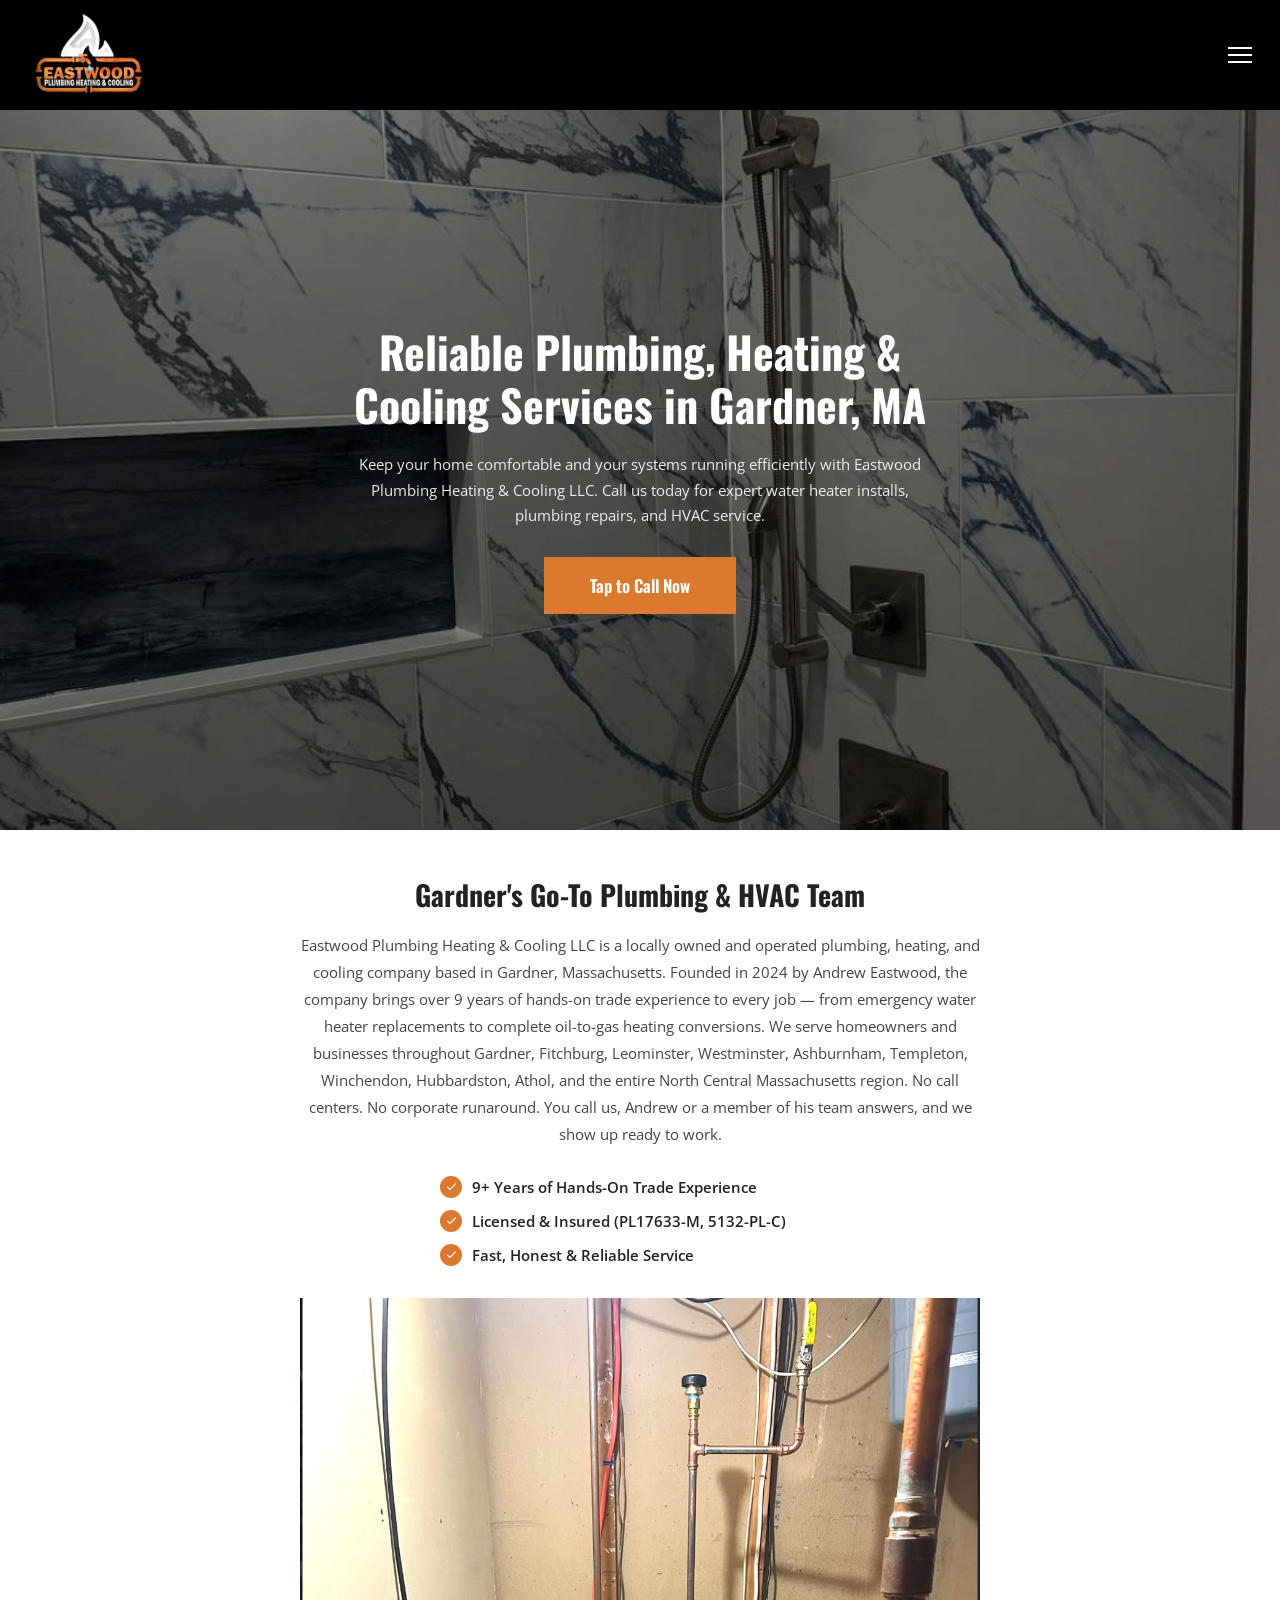
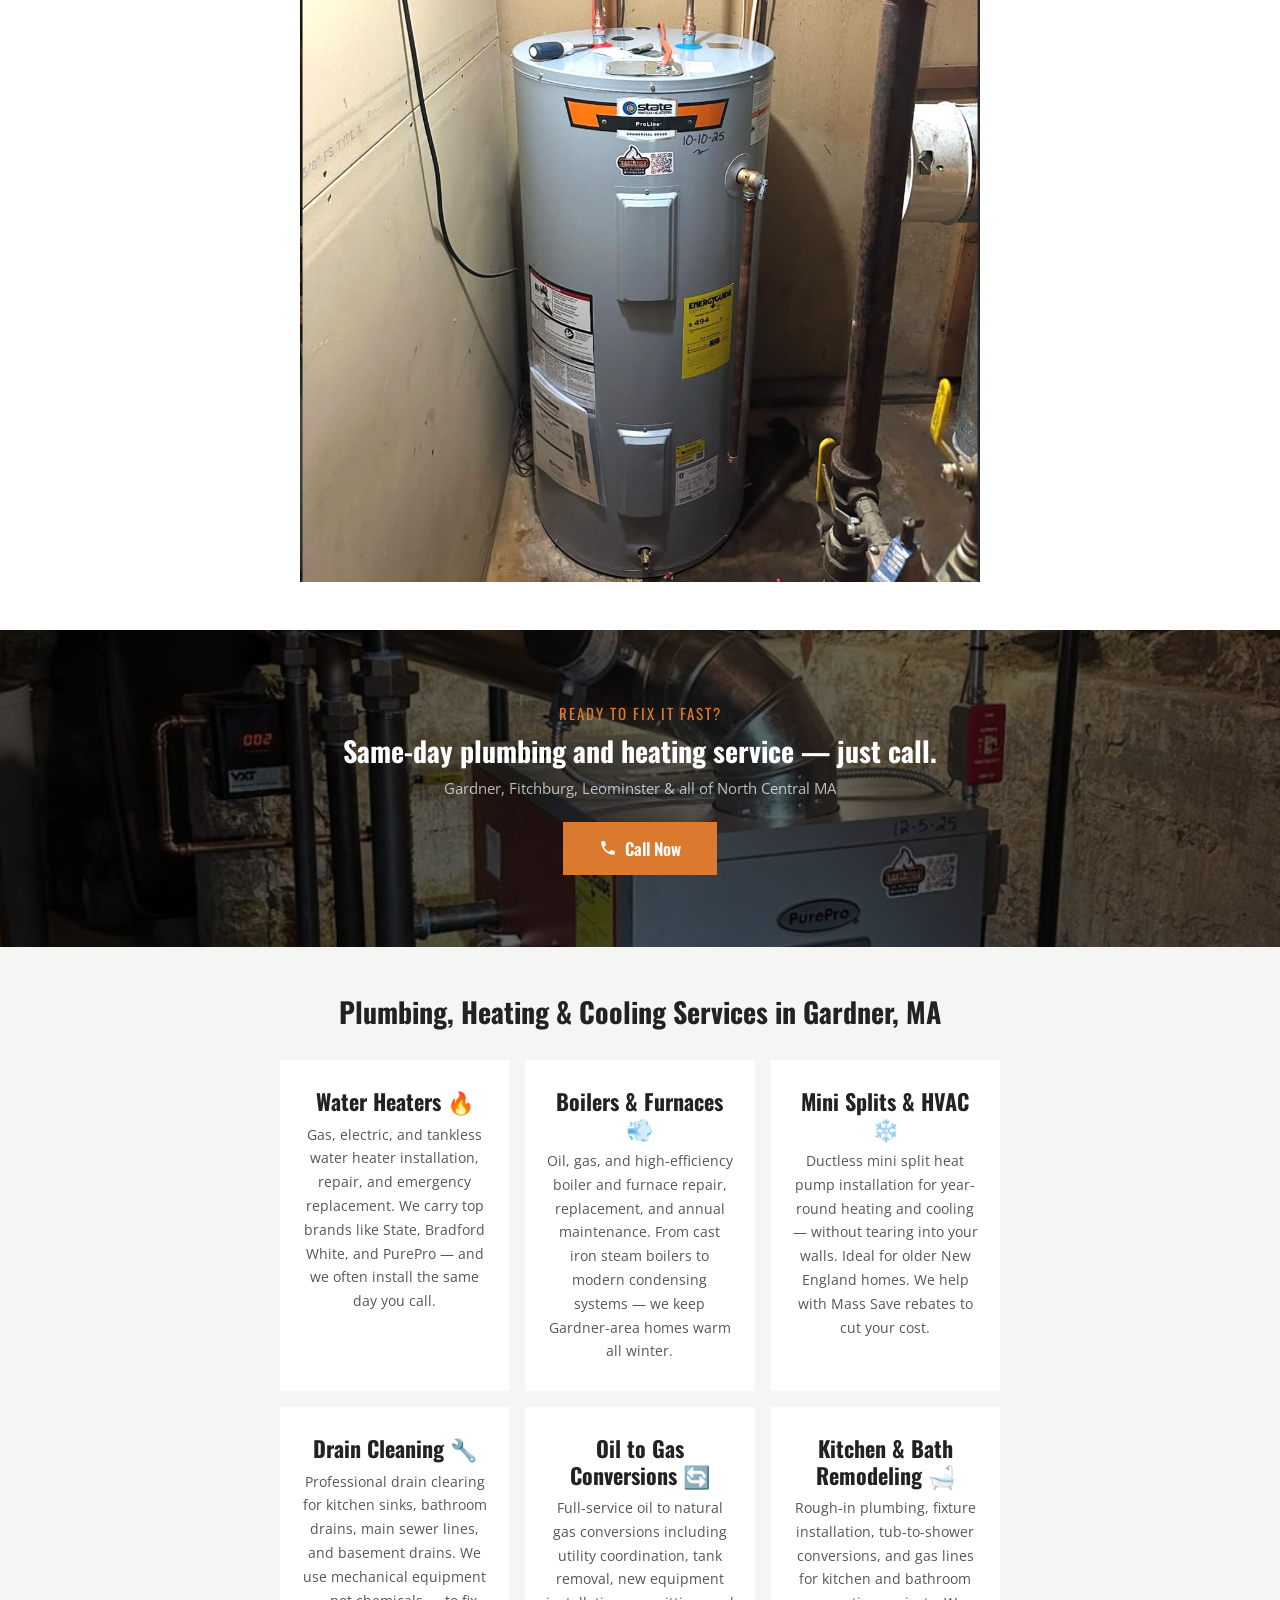
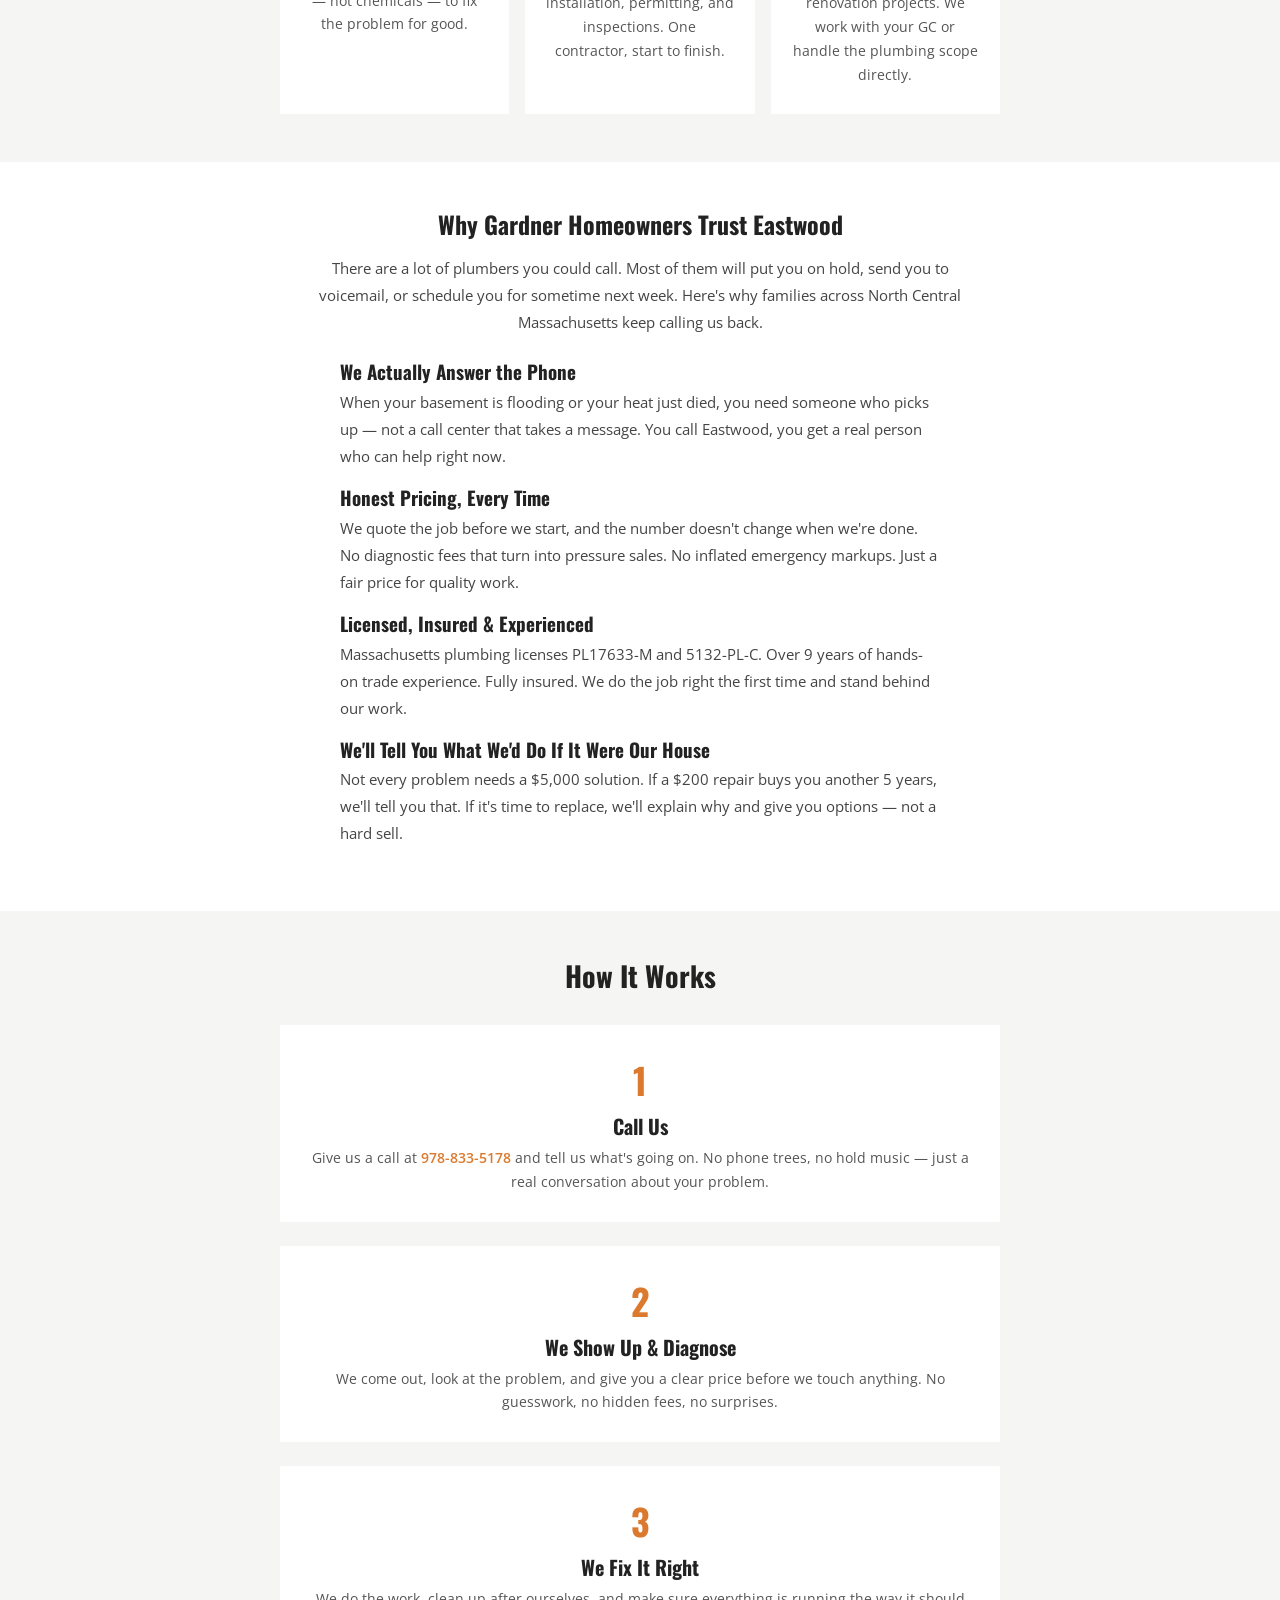
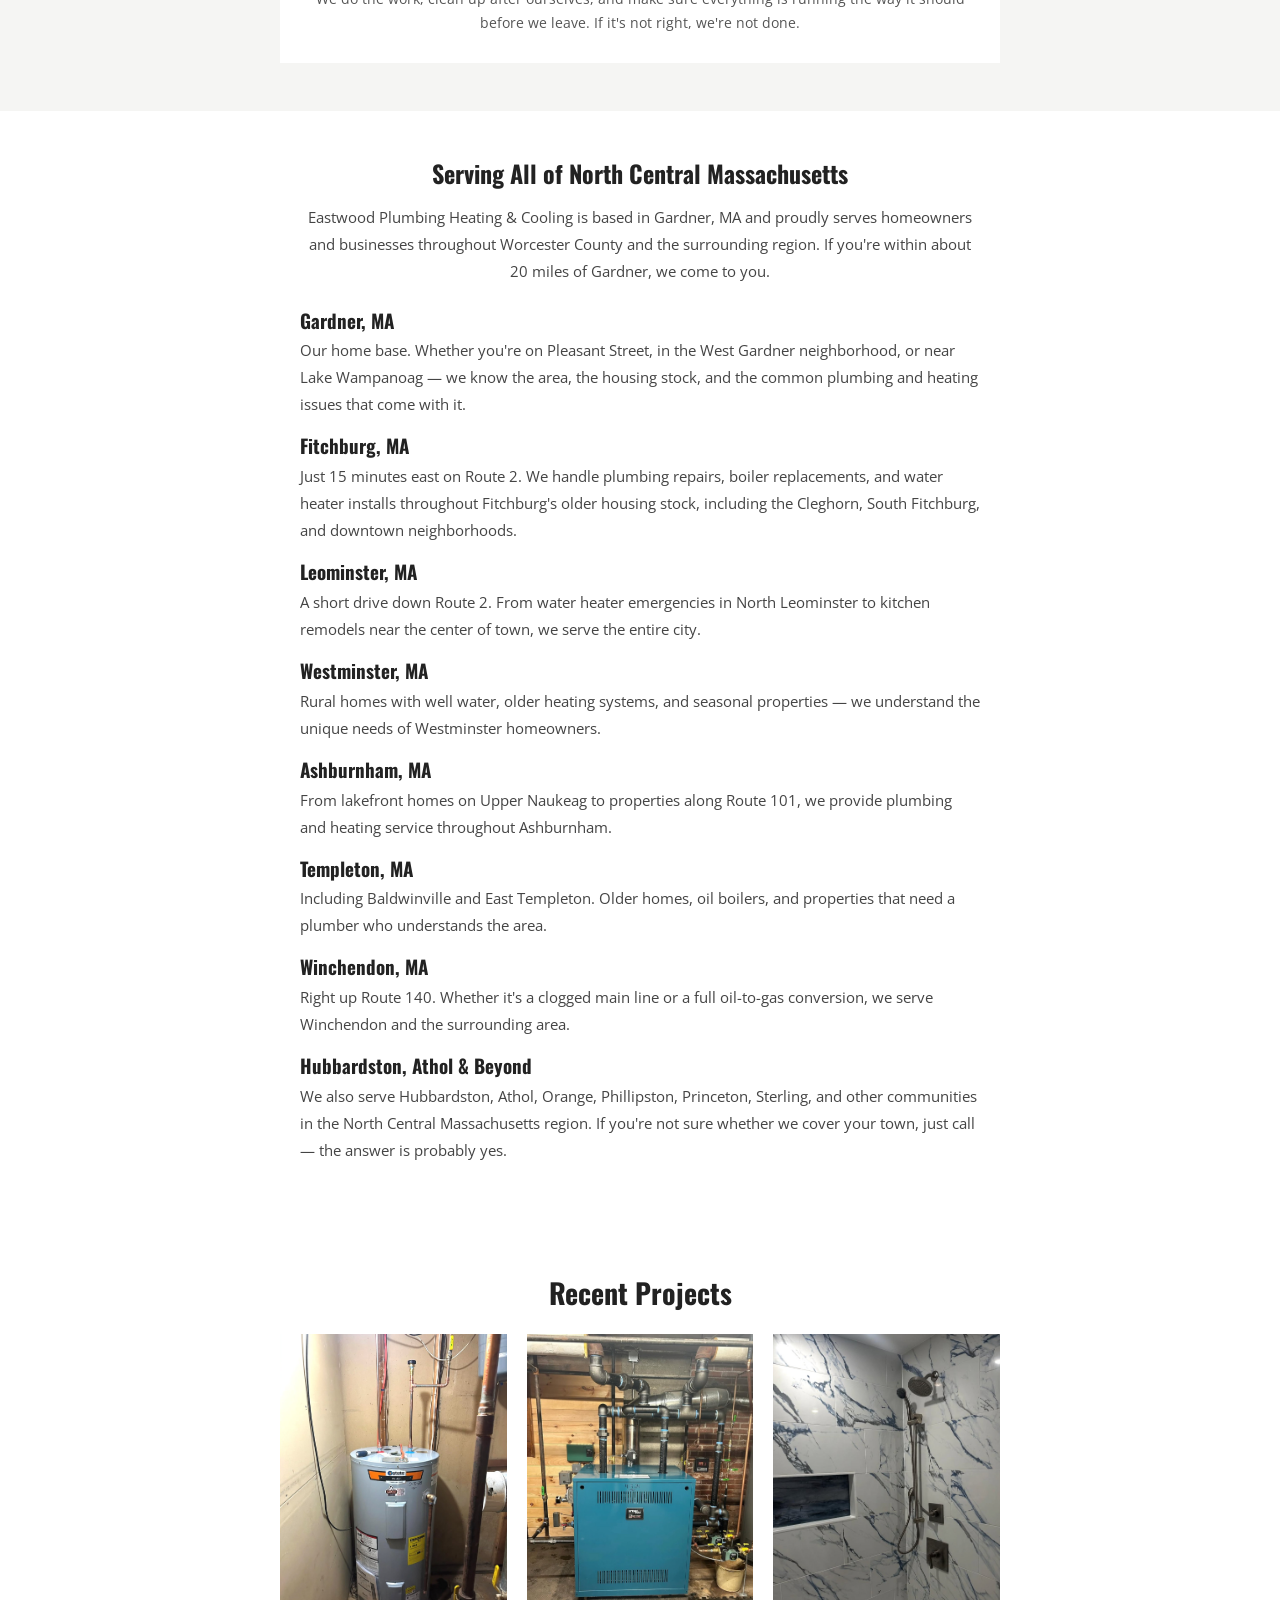
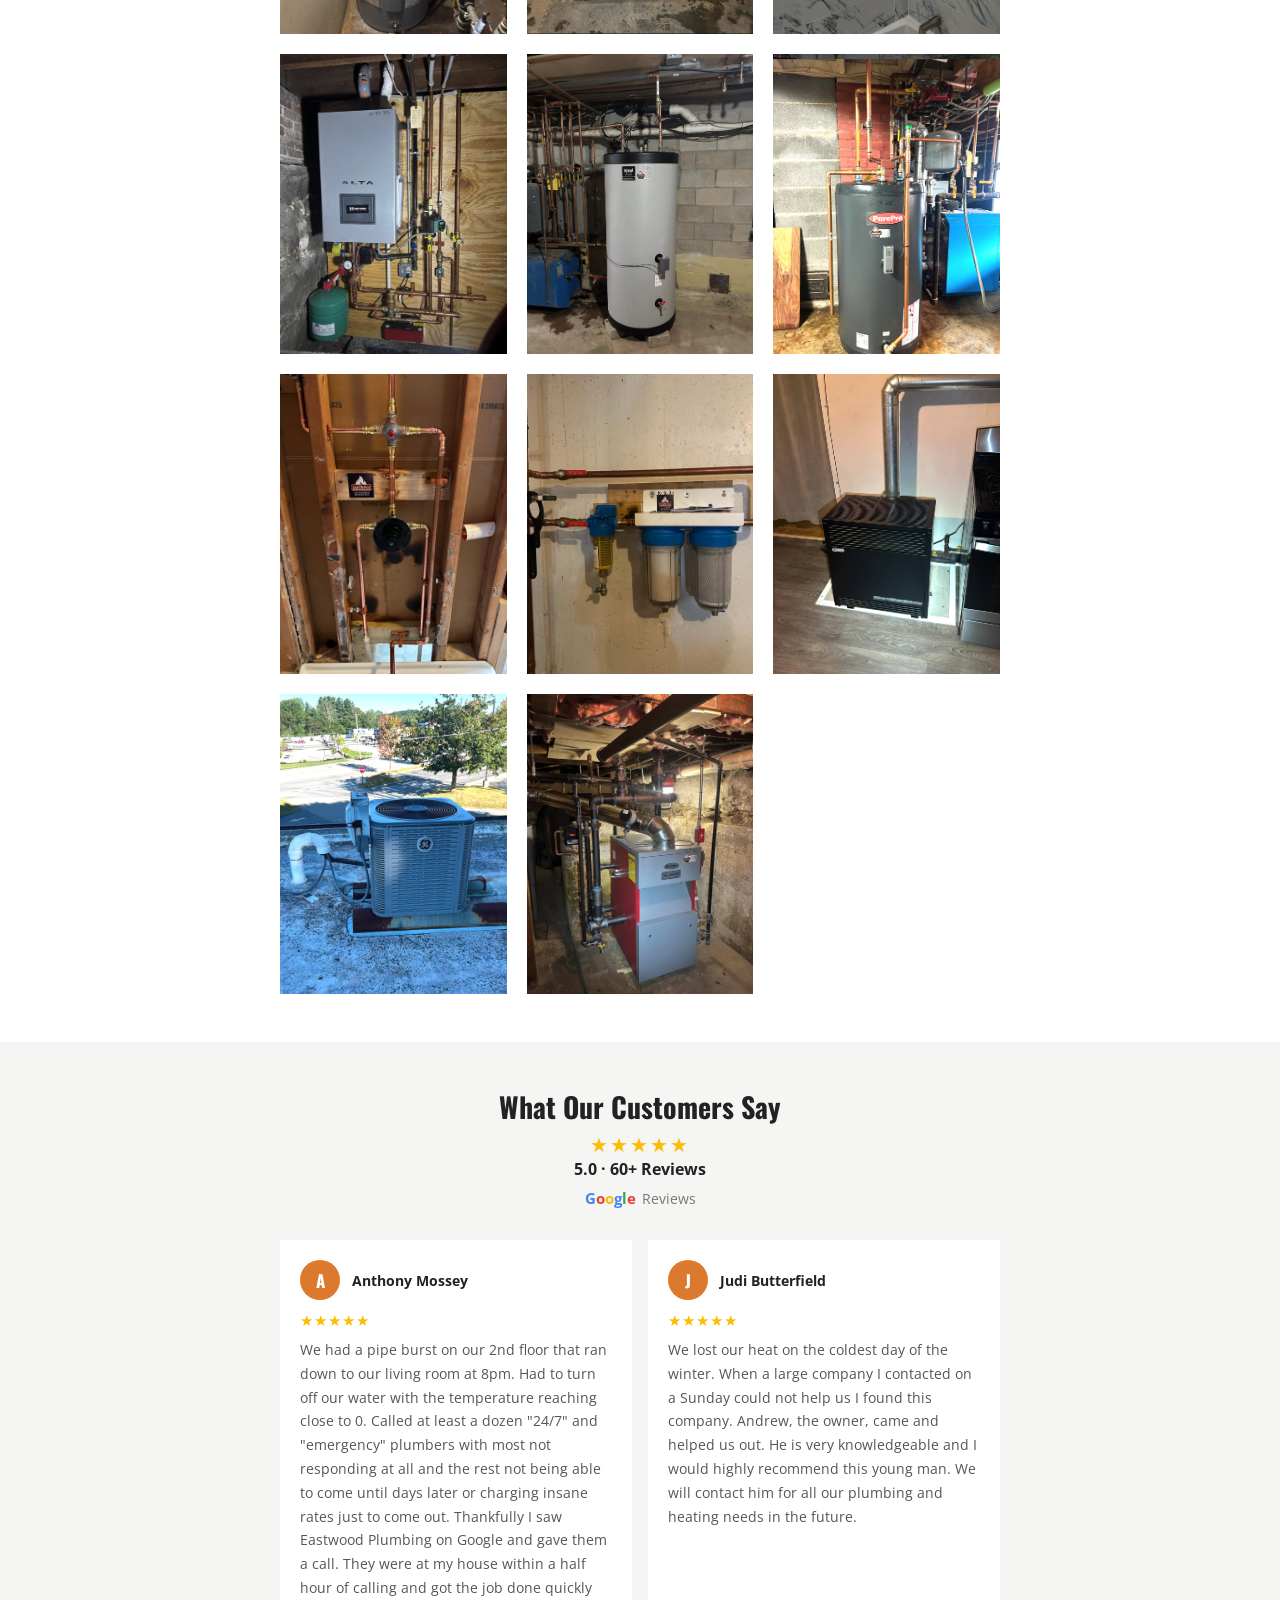
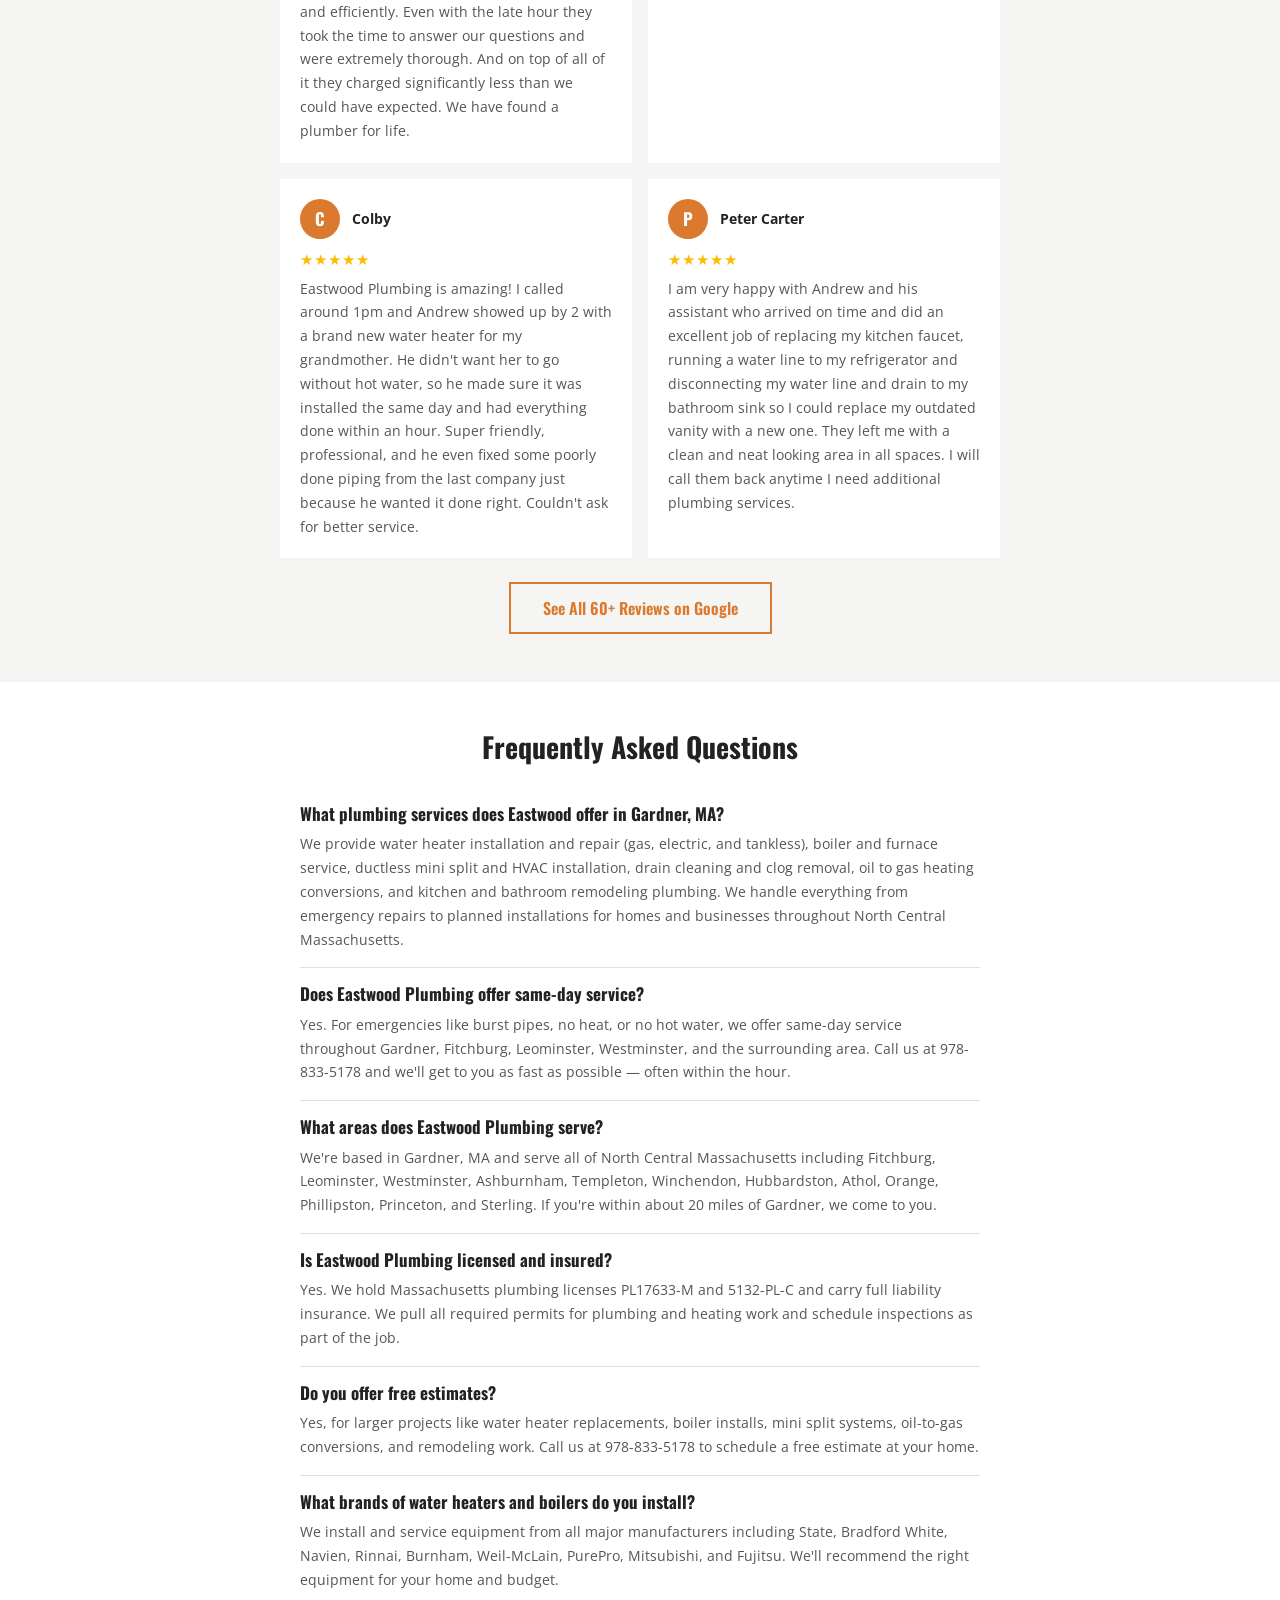
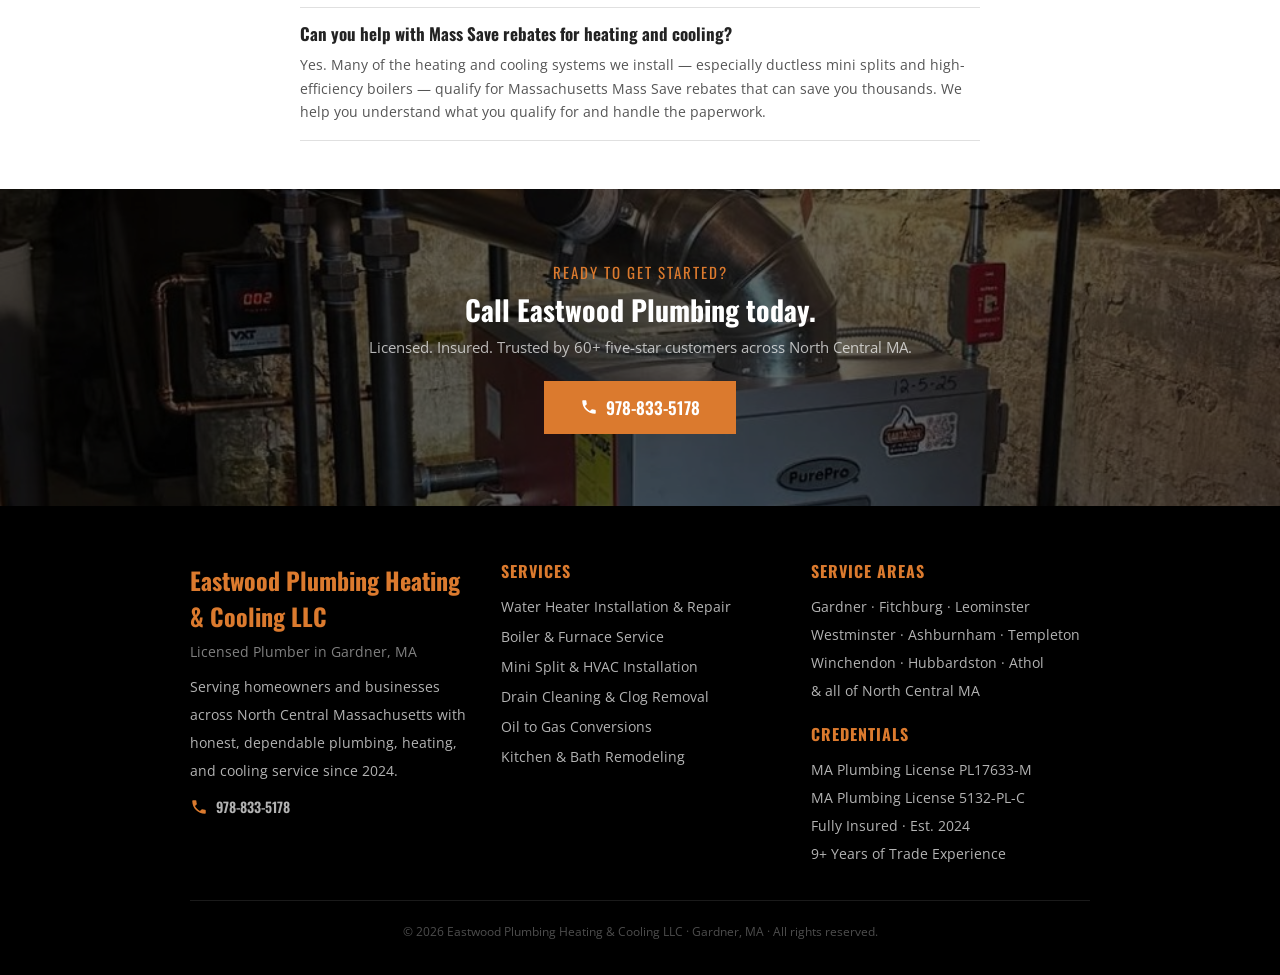
<file: index.html>
<!DOCTYPE html>
<html lang="en">
<head>
  <meta charset="UTF-8">
  <meta name="viewport" content="width=device-width, initial-scale=1.0">
  <title>Eastwood Plumbing Heating & Cooling | Plumber in Gardner, MA</title>
  <meta name="description" content="Licensed plumber in Gardner, MA serving Fitchburg, Leominster, Westminster, Ashburnham & North Central MA. Water heaters, boilers, HVAC, drain cleaning. Call 978-833-5178.">
  <link rel="canonical" href="https://www.eastwoodphc.com/">
  <link rel="preconnect" href="https://fonts.googleapis.com">
  <link rel="preconnect" href="https://fonts.gstatic.com" crossorigin>
  <link href="https://fonts.googleapis.com/css2?family=Oswald:wght@400;500;600;700&family=Open+Sans:wght@400;600;700&display=swap" rel="stylesheet">
  <link rel="stylesheet" href="styles.css">
  <script type="application/ld+json">
  {
    "@context": "https://schema.org",
    "@type": "Plumber",
    "name": "Eastwood Plumbing Heating & Cooling LLC",
    "telephone": "+19788335178",
    "address": {
      "@type": "PostalAddress",
      "addressLocality": "Gardner",
      "addressRegion": "MA",
      "addressCountry": "US"
    },
    "url": "https://www.eastwoodphc.com",
    "areaServed": ["Gardner", "Fitchburg", "Leominster", "Westminster", "Ashburnham", "Templeton", "Winchendon", "Hubbardston", "Athol"],
    "priceRange": "$$",
    "foundingDate": "2024",
    "description": "Licensed and insured plumbing, heating, and cooling contractor serving Gardner, MA and North Central Massachusetts."
  }
  </script>
</head>
<body>

  <header class="header">
    <img class="logo" src="images/eastwood-logo.png" alt="Eastwood Plumbing Heating & Cooling">
    <button class="menu-btn" id="menuBtn" aria-label="Menu">
      <span></span><span></span><span></span>
    </button>
  </header>

  <nav class="mobile-nav" id="nav">
    <a href="index.html">Home</a>
    <a href="about.html">About</a>
    <a href="index.html#services">Services</a>
    <a href="index.html#gallery">Our Work</a>
    <a href="contact.html">Contact</a>
    <a href="tel:9788335178">Call Us</a>
  </nav>

  <!-- HERO -->
  <section class="hero" id="top">
    <div class="hero-bg"></div>
    <div class="hero-content">
      <h1>Reliable Plumbing, Heating & Cooling Services in Gardner, MA</h1>
      <p>Keep your home comfortable and your systems running efficiently with Eastwood Plumbing Heating & Cooling LLC. Call us today for expert water heater installs, plumbing repairs, and HVAC service.</p>
      <a href="tel:9788335178" class="btn-gold">Tap to Call Now</a>
    </div>
  </section>

  <!-- ABOUT -->
  <section class="about" id="about">
    <h2>Gardner's Go-To Plumbing & HVAC Team</h2>
    <p>Eastwood Plumbing Heating & Cooling LLC is a locally owned and operated plumbing, heating, and cooling company based in Gardner, Massachusetts. Founded in 2024 by Andrew Eastwood, the company brings over 9 years of hands-on trade experience to every job — from emergency water heater replacements to complete oil-to-gas heating conversions. We serve homeowners and businesses throughout Gardner, Fitchburg, Leominster, Westminster, Ashburnham, Templeton, Winchendon, Hubbardston, Athol, and the entire North Central Massachusetts region. No call centers. No corporate runaround. You call us, Andrew or a member of his team answers, and we show up ready to work.</p>

    <div class="creds">
      <div class="cred">
        <div class="cred-icon"><svg viewBox="0 0 24 24"><path d="M9 16.17L4.83 12l-1.42 1.41L9 19 21 7l-1.41-1.41L9 16.17z"/></svg></div>
        9+ Years of Hands-On Trade Experience
      </div>
      <div class="cred">
        <div class="cred-icon"><svg viewBox="0 0 24 24"><path d="M9 16.17L4.83 12l-1.42 1.41L9 19 21 7l-1.41-1.41L9 16.17z"/></svg></div>
        Licensed & Insured (PL17633-M, 5132-PL-C)
      </div>
      <div class="cred">
        <div class="cred-icon"><svg viewBox="0 0 24 24"><path d="M9 16.17L4.83 12l-1.42 1.41L9 19 21 7l-1.41-1.41L9 16.17z"/></svg></div>
        Fast, Honest & Reliable Service
      </div>
    </div>

    <img src="images/water-heater-install.png" alt="State ProLine water heater installed by Eastwood Plumbing in Gardner, MA" style="width:100%;">
  </section>

  <!-- CTA BANNER -->
  <section class="cta">
    <div class="cta-bg"></div>
    <div class="cta-content">
      <div class="eyebrow">Ready to Fix It Fast?</div>
      <h2>Same-day plumbing and heating service — just call.</h2>
      <p class="sub">Gardner, Fitchburg, Leominster & all of North Central MA</p>
      <a href="tel:9788335178" class="btn-gold-outline">
        <svg width="18" height="18" viewBox="0 0 24 24" fill="#fff"><path d="M6.62 10.79c1.44 2.83 3.76 5.14 6.59 6.59l2.2-2.2c.27-.27.67-.36 1.02-.24 1.12.37 2.33.57 3.57.57.55 0 1 .45 1 1V20c0 .55-.45 1-1 1-9.39 0-17-7.61-17-17 0-.55.45-1 1-1h3.5c.55 0 1 .45 1 1 0 1.25.2 2.45.57 3.57.11.35.03.74-.25 1.02l-2.2 2.2z"/></svg>
        Call Now
      </a>
    </div>
  </section>

  <!-- SERVICES -->
  <section class="services" id="services">
    <h2>Plumbing, Heating & Cooling Services in Gardner, MA</h2>
    <div class="services-list">
      <div class="svc">
        <h3><a href="services/water-heaters.html">Water Heaters 🔥</a></h3>
        <p>Gas, electric, and tankless water heater installation, repair, and emergency replacement. We carry top brands like State, Bradford White, and PurePro — and we often install the same day you call.</p>
      </div>
      <div class="svc">
        <h3><a href="services/boilers-furnaces.html">Boilers & Furnaces 💨</a></h3>
        <p>Oil, gas, and high-efficiency boiler and furnace repair, replacement, and annual maintenance. From cast iron steam boilers to modern condensing systems — we keep Gardner-area homes warm all winter.</p>
      </div>
      <div class="svc">
        <h3><a href="services/mini-splits-hvac.html">Mini Splits & HVAC ❄️</a></h3>
        <p>Ductless mini split heat pump installation for year-round heating and cooling — without tearing into your walls. Ideal for older New England homes. We help with Mass Save rebates to cut your cost.</p>
      </div>
      <div class="svc">
        <h3><a href="services/drain-cleaning.html">Drain Cleaning 🔧</a></h3>
        <p>Professional drain clearing for kitchen sinks, bathroom drains, main sewer lines, and basement drains. We use mechanical equipment — not chemicals — to fix the problem for good.</p>
      </div>
      <div class="svc">
        <h3><a href="services/oil-to-gas.html">Oil to Gas Conversions 🔄</a></h3>
        <p>Full-service oil to natural gas conversions including utility coordination, tank removal, new equipment installation, permitting, and inspections. One contractor, start to finish.</p>
      </div>
      <div class="svc">
        <h3><a href="services/kitchen-bath-remodeling.html">Kitchen & Bath Remodeling 🛁</a></h3>
        <p>Rough-in plumbing, fixture installation, tub-to-shower conversions, and gas lines for kitchen and bathroom renovation projects. We work with your GC or handle the plumbing scope directly.</p>
      </div>
    </div>
  </section>

  <!-- WHY EASTWOOD -->
  <section class="svc-detail" style="text-align:center;">
    <h2>Why Gardner Homeowners Trust Eastwood</h2>
    <p>There are a lot of plumbers you could call. Most of them will put you on hold, send you to voicemail, or schedule you for sometime next week. Here's why families across North Central Massachusetts keep calling us back.</p>

    <div style="text-align:left;max-width:600px;margin:24px auto 0;">
      <h3 style="font-family:'Oswald',sans-serif;font-size:19px;margin-bottom:6px;">We Actually Answer the Phone</h3>
      <p>When your basement is flooding or your heat just died, you need someone who picks up — not a call center that takes a message. You call Eastwood, you get a real person who can help right now.</p>

      <h3 style="font-family:'Oswald',sans-serif;font-size:19px;margin-bottom:6px;">Honest Pricing, Every Time</h3>
      <p>We quote the job before we start, and the number doesn't change when we're done. No diagnostic fees that turn into pressure sales. No inflated emergency markups. Just a fair price for quality work.</p>

      <h3 style="font-family:'Oswald',sans-serif;font-size:19px;margin-bottom:6px;">Licensed, Insured & Experienced</h3>
      <p>Massachusetts plumbing licenses PL17633-M and 5132-PL-C. Over 9 years of hands-on trade experience. Fully insured. We do the job right the first time and stand behind our work.</p>

      <h3 style="font-family:'Oswald',sans-serif;font-size:19px;margin-bottom:6px;">We'll Tell You What We'd Do If It Were Our House</h3>
      <p>Not every problem needs a $5,000 solution. If a $200 repair buys you another 5 years, we'll tell you that. If it's time to replace, we'll explain why and give you options — not a hard sell.</p>
    </div>
  </section>

  <!-- HOW IT WORKS -->
  <section style="padding:48px 20px;background:#f5f5f3;">
    <div style="max-width:720px;margin:0 auto;text-align:center;">
      <h2 style="font-family:'Oswald',sans-serif;font-size:28px;margin-bottom:32px;">How It Works</h2>
      <div style="display:flex;flex-direction:column;gap:24px;">
        <div style="background:#fff;padding:28px 20px;">
          <div style="font-family:'Oswald',sans-serif;font-size:36px;color:#db7a2e;font-weight:700;">1</div>
          <h3 style="font-family:'Oswald',sans-serif;font-size:20px;margin:8px 0;">Call Us</h3>
          <p style="font-size:14px;color:#555;line-height:1.7;">Give us a call at <a href="tel:9788335178" style="color:#db7a2e;font-weight:600;">978-833-5178</a> and tell us what's going on. No phone trees, no hold music — just a real conversation about your problem.</p>
        </div>
        <div style="background:#fff;padding:28px 20px;">
          <div style="font-family:'Oswald',sans-serif;font-size:36px;color:#db7a2e;font-weight:700;">2</div>
          <h3 style="font-family:'Oswald',sans-serif;font-size:20px;margin:8px 0;">We Show Up & Diagnose</h3>
          <p style="font-size:14px;color:#555;line-height:1.7;">We come out, look at the problem, and give you a clear price before we touch anything. No guesswork, no hidden fees, no surprises.</p>
        </div>
        <div style="background:#fff;padding:28px 20px;">
          <div style="font-family:'Oswald',sans-serif;font-size:36px;color:#db7a2e;font-weight:700;">3</div>
          <h3 style="font-family:'Oswald',sans-serif;font-size:20px;margin:8px 0;">We Fix It Right</h3>
          <p style="font-size:14px;color:#555;line-height:1.7;">We do the work, clean up after ourselves, and make sure everything is running the way it should before we leave. If it's not right, we're not done.</p>
        </div>
      </div>
    </div>
  </section>

  <!-- SERVICE AREAS -->
  <section class="svc-detail" id="service-area">
    <h2 style="text-align:center;">Serving All of North Central Massachusetts</h2>
    <p style="text-align:center;">Eastwood Plumbing Heating & Cooling is based in Gardner, MA and proudly serves homeowners and businesses throughout Worcester County and the surrounding region. If you're within about 20 miles of Gardner, we come to you.</p>

    <div style="margin-top:24px;">
      <h3 style="font-family:'Oswald',sans-serif;font-size:19px;margin-bottom:6px;">Gardner, MA</h3>
      <p>Our home base. Whether you're on Pleasant Street, in the West Gardner neighborhood, or near Lake Wampanoag — we know the area, the housing stock, and the common plumbing and heating issues that come with it.</p>

      <h3 style="font-family:'Oswald',sans-serif;font-size:19px;margin-bottom:6px;">Fitchburg, MA</h3>
      <p>Just 15 minutes east on Route 2. We handle plumbing repairs, boiler replacements, and water heater installs throughout Fitchburg's older housing stock, including the Cleghorn, South Fitchburg, and downtown neighborhoods.</p>

      <h3 style="font-family:'Oswald',sans-serif;font-size:19px;margin-bottom:6px;">Leominster, MA</h3>
      <p>A short drive down Route 2. From water heater emergencies in North Leominster to kitchen remodels near the center of town, we serve the entire city.</p>

      <h3 style="font-family:'Oswald',sans-serif;font-size:19px;margin-bottom:6px;">Westminster, MA</h3>
      <p>Rural homes with well water, older heating systems, and seasonal properties — we understand the unique needs of Westminster homeowners.</p>

      <h3 style="font-family:'Oswald',sans-serif;font-size:19px;margin-bottom:6px;">Ashburnham, MA</h3>
      <p>From lakefront homes on Upper Naukeag to properties along Route 101, we provide plumbing and heating service throughout Ashburnham.</p>

      <h3 style="font-family:'Oswald',sans-serif;font-size:19px;margin-bottom:6px;">Templeton, MA</h3>
      <p>Including Baldwinville and East Templeton. Older homes, oil boilers, and properties that need a plumber who understands the area.</p>

      <h3 style="font-family:'Oswald',sans-serif;font-size:19px;margin-bottom:6px;">Winchendon, MA</h3>
      <p>Right up Route 140. Whether it's a clogged main line or a full oil-to-gas conversion, we serve Winchendon and the surrounding area.</p>

      <h3 style="font-family:'Oswald',sans-serif;font-size:19px;margin-bottom:6px;">Hubbardston, Athol & Beyond</h3>
      <p>We also serve Hubbardston, Athol, Orange, Phillipston, Princeton, Sterling, and other communities in the North Central Massachusetts region. If you're not sure whether we cover your town, just call — the answer is probably yes.</p>
    </div>
  </section>

  <!-- GALLERY -->
  <section class="gallery" id="gallery">
    <h2>Recent Projects</h2>
    <div class="gallery-list">
      <img src="images/water-heater-install.png" alt="State ProLine water heater installation in Gardner, MA">
      <img src="images/steammax-boiler.png" alt="US Boiler SteamMax steam boiler installed by Eastwood Plumbing">
      <img src="images/hero.png" alt="Custom marble tile shower remodel in Gardner, MA">
      <img src="images/alta-wall-boiler.png" alt="Alta wall-hung high-efficiency boiler installation">
      <img src="images/ideal-monarch-heater.png" alt="Ideal Heating Monarch indirect water heater installation">
      <img src="images/purepro-water-heater.png" alt="PurePro water heater with boiler system installation">
      <img src="images/shower-valve-roughin.png" alt="Shower valve rough-in plumbing with copper piping">
      <img src="images/water-filtration-system.png" alt="Multi-stage water filtration system installation">
      <img src="images/williams-wall-furnace.png" alt="Williams wall furnace gas heating installation">
      <img src="images/hvac-unit.png" alt="GE commercial HVAC condenser unit on rooftop">
      <img src="images/furnace-install.png" alt="PurePro Advantage oil furnace installation in basement">
    </div>
  </section>

  <!-- REVIEWS -->
  <section class="reviews" id="reviews">
    <div class="reviews-head">
      <h2>What Our Customers Say</h2>
      <div class="stars">★★★★★</div>
      <div style="font-size:16px;font-weight:700;color:#222;">5.0 · 60+ Reviews</div>
      <div class="g-line">
        <span class="g-text"><span class="c1">G</span><span class="c2">o</span><span class="c3">o</span><span class="c4">g</span><span class="c5">l</span><span class="c6">e</span></span>
        Reviews
      </div>
    </div>
    <div class="reviews-list">
      <div class="rev">
        <div class="rev-top">
          <div class="rev-avatar">A</div>
          <div><div class="rev-name">Anthony Mossey</div></div>
        </div>
        <div class="rev-stars">★★★★★</div>
        <p>We had a pipe burst on our 2nd floor that ran down to our living room at 8pm. Had to turn off our water with the temperature reaching close to 0. Called at least a dozen "24/7" and "emergency" plumbers with most not responding at all and the rest not being able to come until days later or charging insane rates just to come out. Thankfully I saw Eastwood Plumbing on Google and gave them a call. They were at my house within a half hour of calling and got the job done quickly and efficiently. Even with the late hour they took the time to answer our questions and were extremely thorough. And on top of all of it they charged significantly less than we could have expected. We have found a plumber for life.</p>
      </div>
      <div class="rev">
        <div class="rev-top">
          <div class="rev-avatar">J</div>
          <div><div class="rev-name">Judi Butterfield</div></div>
        </div>
        <div class="rev-stars">★★★★★</div>
        <p>We lost our heat on the coldest day of the winter. When a large company I contacted on a Sunday could not help us I found this company. Andrew, the owner, came and helped us out. He is very knowledgeable and I would highly recommend this young man. We will contact him for all our plumbing and heating needs in the future.</p>
      </div>
      <div class="rev">
        <div class="rev-top">
          <div class="rev-avatar">C</div>
          <div><div class="rev-name">Colby</div></div>
        </div>
        <div class="rev-stars">★★★★★</div>
        <p>Eastwood Plumbing is amazing! I called around 1pm and Andrew showed up by 2 with a brand new water heater for my grandmother. He didn't want her to go without hot water, so he made sure it was installed the same day and had everything done within an hour. Super friendly, professional, and he even fixed some poorly done piping from the last company just because he wanted it done right. Couldn't ask for better service.</p>
      </div>
      <div class="rev">
        <div class="rev-top">
          <div class="rev-avatar">P</div>
          <div><div class="rev-name">Peter Carter</div></div>
        </div>
        <div class="rev-stars">★★★★★</div>
        <p>I am very happy with Andrew and his assistant who arrived on time and did an excellent job of replacing my kitchen faucet, running a water line to my refrigerator and disconnecting my water line and drain to my bathroom sink so I could replace my outdated vanity with a new one. They left me with a clean and neat looking area in all spaces. I will call them back anytime I need additional plumbing services.</p>
      </div>
    </div>
    <div style="text-align:center;margin-top:24px;">
      <a href="https://www.google.com/search?q=Eastwood+Plumbing+%26+Heating+LLC+Reviews" target="_blank" rel="noopener" style="display:inline-block;font-family:'Oswald',sans-serif;font-size:16px;font-weight:600;color:#db7a2e;border:2px solid #db7a2e;padding:12px 32px;">See All 60+ Reviews on Google</a>
    </div>
  </section>

  <!-- FAQ - AEO -->
  <section class="faq">
    <h2>Frequently Asked Questions</h2>
    <div class="faq-item">
      <h3>What plumbing services does Eastwood offer in Gardner, MA?</h3>
      <p>We provide water heater installation and repair (gas, electric, and tankless), boiler and furnace service, ductless mini split and HVAC installation, drain cleaning and clog removal, oil to gas heating conversions, and kitchen and bathroom remodeling plumbing. We handle everything from emergency repairs to planned installations for homes and businesses throughout North Central Massachusetts.</p>
    </div>
    <div class="faq-item">
      <h3>Does Eastwood Plumbing offer same-day service?</h3>
      <p>Yes. For emergencies like burst pipes, no heat, or no hot water, we offer same-day service throughout Gardner, Fitchburg, Leominster, Westminster, and the surrounding area. Call us at 978-833-5178 and we'll get to you as fast as possible — often within the hour.</p>
    </div>
    <div class="faq-item">
      <h3>What areas does Eastwood Plumbing serve?</h3>
      <p>We're based in Gardner, MA and serve all of North Central Massachusetts including Fitchburg, Leominster, Westminster, Ashburnham, Templeton, Winchendon, Hubbardston, Athol, Orange, Phillipston, Princeton, and Sterling. If you're within about 20 miles of Gardner, we come to you.</p>
    </div>
    <div class="faq-item">
      <h3>Is Eastwood Plumbing licensed and insured?</h3>
      <p>Yes. We hold Massachusetts plumbing licenses PL17633-M and 5132-PL-C and carry full liability insurance. We pull all required permits for plumbing and heating work and schedule inspections as part of the job.</p>
    </div>
    <div class="faq-item">
      <h3>Do you offer free estimates?</h3>
      <p>Yes, for larger projects like water heater replacements, boiler installs, mini split systems, oil-to-gas conversions, and remodeling work. Call us at 978-833-5178 to schedule a free estimate at your home.</p>
    </div>
    <div class="faq-item">
      <h3>What brands of water heaters and boilers do you install?</h3>
      <p>We install and service equipment from all major manufacturers including State, Bradford White, Navien, Rinnai, Burnham, Weil-McLain, PurePro, Mitsubishi, and Fujitsu. We'll recommend the right equipment for your home and budget.</p>
    </div>
    <div class="faq-item">
      <h3>Can you help with Mass Save rebates for heating and cooling?</h3>
      <p>Yes. Many of the heating and cooling systems we install — especially ductless mini splits and high-efficiency boilers — qualify for Massachusetts Mass Save rebates that can save you thousands. We help you understand what you qualify for and handle the paperwork.</p>
    </div>
  </section>

  <!-- CTA BOTTOM -->
  <section class="cta">
    <div class="cta-bg"></div>
    <div class="cta-content">
      <div class="eyebrow">Ready to Get Started?</div>
      <h2>Call Eastwood Plumbing today.</h2>
      <p class="sub">Licensed. Insured. Trusted by 60+ five-star customers across North Central MA.</p>
      <a href="tel:9788335178" class="btn-gold-outline">
        <svg width="18" height="18" viewBox="0 0 24 24" fill="#fff"><path d="M6.62 10.79c1.44 2.83 3.76 5.14 6.59 6.59l2.2-2.2c.27-.27.67-.36 1.02-.24 1.12.37 2.33.57 3.57.57.55 0 1 .45 1 1V20c0 .55-.45 1-1 1-9.39 0-17-7.61-17-17 0-.55.45-1 1-1h3.5c.55 0 1 .45 1 1 0 1.25.2 2.45.57 3.57.11.35.03.74-.25 1.02l-2.2 2.2z"/></svg>
        978-833-5178
      </a>
    </div>
  </section>

  <!-- FOOTER -->
  <footer class="footer">
    <div class="footer-inner">
      <div class="footer-col">
        <div class="footer-brand">Eastwood Plumbing Heating & Cooling LLC</div>
        <div class="footer-tagline">Licensed Plumber in Gardner, MA</div>
        <p>Serving homeowners and businesses across North Central Massachusetts with honest, dependable plumbing, heating, and cooling service since 2024.</p>
        <a href="tel:9788335178" class="footer-phone">
          <svg width="18" height="18" viewBox="0 0 24 24" fill="#db7a2e"><path d="M6.62 10.79c1.44 2.83 3.76 5.14 6.59 6.59l2.2-2.2c.27-.27.67-.36 1.02-.24 1.12.37 2.33.57 3.57.57.55 0 1 .45 1 1V20c0 .55-.45 1-1 1-9.39 0-17-7.61-17-17 0-.55.45-1 1-1h3.5c.55 0 1 .45 1 1 0 1.25.2 2.45.57 3.57.11.35.03.74-.25 1.02l-2.2 2.2z"/></svg>
          978-833-5178
        </a>
      </div>
      <div class="footer-col">
        <h4>Services</h4>
        <div class="footer-services-list">
          <a href="services/water-heaters.html">Water Heater Installation & Repair</a>
          <a href="services/boilers-furnaces.html">Boiler & Furnace Service</a>
          <a href="services/mini-splits-hvac.html">Mini Split & HVAC Installation</a>
          <a href="services/drain-cleaning.html">Drain Cleaning & Clog Removal</a>
          <a href="services/oil-to-gas.html">Oil to Gas Conversions</a>
          <a href="services/kitchen-bath-remodeling.html">Kitchen & Bath Remodeling</a>
        </div>
      </div>
      <div class="footer-col">
        <h4>Service Areas</h4>
        <p>Gardner · Fitchburg · Leominster<br>Westminster · Ashburnham · Templeton<br>Winchendon · Hubbardston · Athol<br>& all of North Central MA</p>
        <h4 style="margin-top:20px;">Credentials</h4>
        <p>MA Plumbing License PL17633-M<br>MA Plumbing License 5132-PL-C<br>Fully Insured · Est. 2024<br>9+ Years of Trade Experience</p>
      </div>
    </div>
    <div class="footer-bottom">
      &copy; 2026 Eastwood Plumbing Heating & Cooling LLC · Gardner, MA · All rights reserved.
    </div>
  </footer>

  <script type="application/ld+json">
  {
    "@context": "https://schema.org",
    "@type": "FAQPage",
    "mainEntity": [
      {"@type": "Question", "name": "What plumbing services does Eastwood offer in Gardner, MA?", "acceptedAnswer": {"@type": "Answer", "text": "We provide water heater installation and repair (gas, electric, and tankless), boiler and furnace service, ductless mini split and HVAC installation, drain cleaning and clog removal, oil to gas heating conversions, and kitchen and bathroom remodeling plumbing."}},
      {"@type": "Question", "name": "Does Eastwood Plumbing offer same-day service?", "acceptedAnswer": {"@type": "Answer", "text": "Yes. For emergencies like burst pipes, no heat, or no hot water, we offer same-day service throughout Gardner, Fitchburg, Leominster, Westminster, and the surrounding area."}},
      {"@type": "Question", "name": "What areas does Eastwood Plumbing serve?", "acceptedAnswer": {"@type": "Answer", "text": "We serve all of North Central Massachusetts including Gardner, Fitchburg, Leominster, Westminster, Ashburnham, Templeton, Winchendon, Hubbardston, Athol, Orange, Phillipston, Princeton, and Sterling."}},
      {"@type": "Question", "name": "Is Eastwood Plumbing licensed and insured?", "acceptedAnswer": {"@type": "Answer", "text": "Yes. We hold Massachusetts plumbing licenses PL17633-M and 5132-PL-C and carry full liability insurance."}},
      {"@type": "Question", "name": "Do you offer free estimates?", "acceptedAnswer": {"@type": "Answer", "text": "Yes, for larger projects like water heater replacements, boiler installs, mini split systems, oil-to-gas conversions, and remodeling work."}},
      {"@type": "Question", "name": "Can you help with Mass Save rebates?", "acceptedAnswer": {"@type": "Answer", "text": "Yes. Many heating and cooling systems we install qualify for Massachusetts Mass Save rebates that can save you thousands. We help you understand what you qualify for and handle the paperwork."}}
    ]
  }
  </script>

  <script>
    document.getElementById('menuBtn').addEventListener('click', function() {
      document.getElementById('nav').classList.toggle('open');
    });
    document.querySelectorAll('#nav a').forEach(function(a) {
      a.addEventListener('click', function() { document.getElementById('nav').classList.remove('open'); });
    });
  </script>
</body>
</html>
</file>
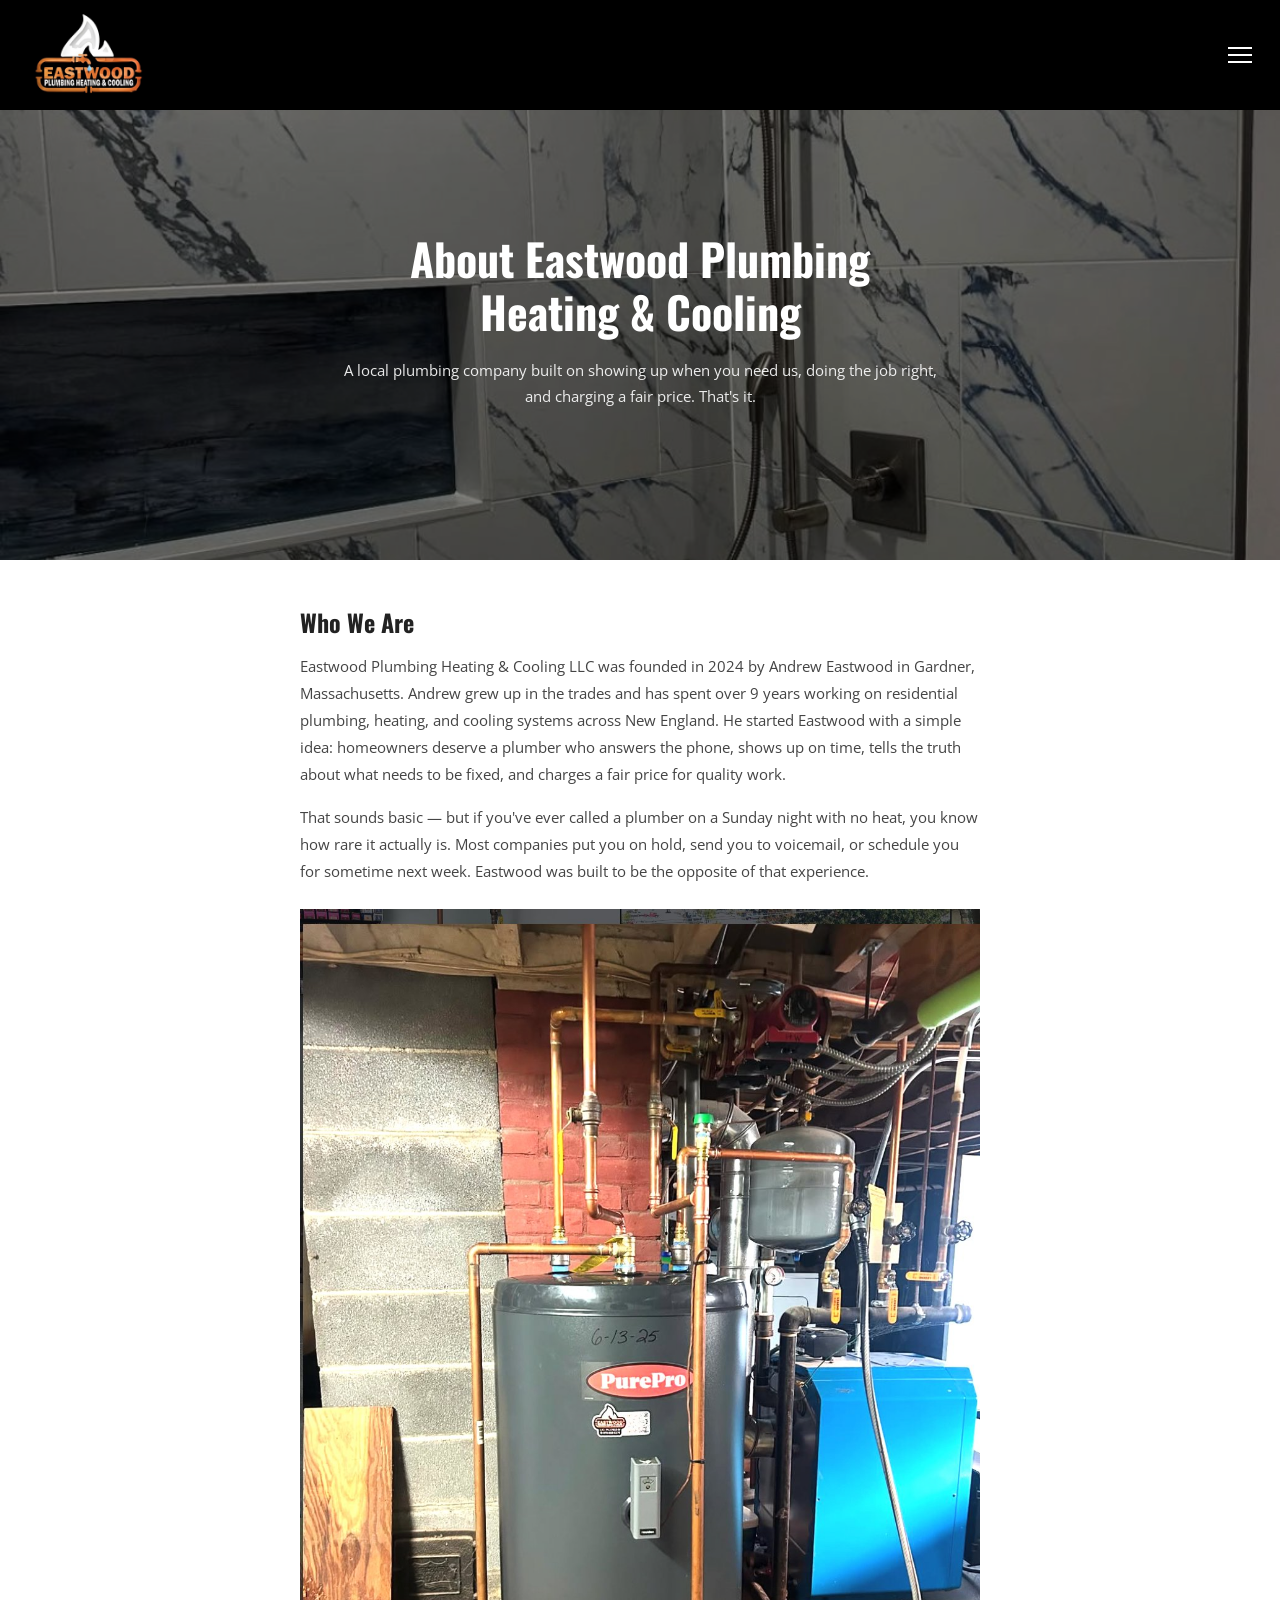
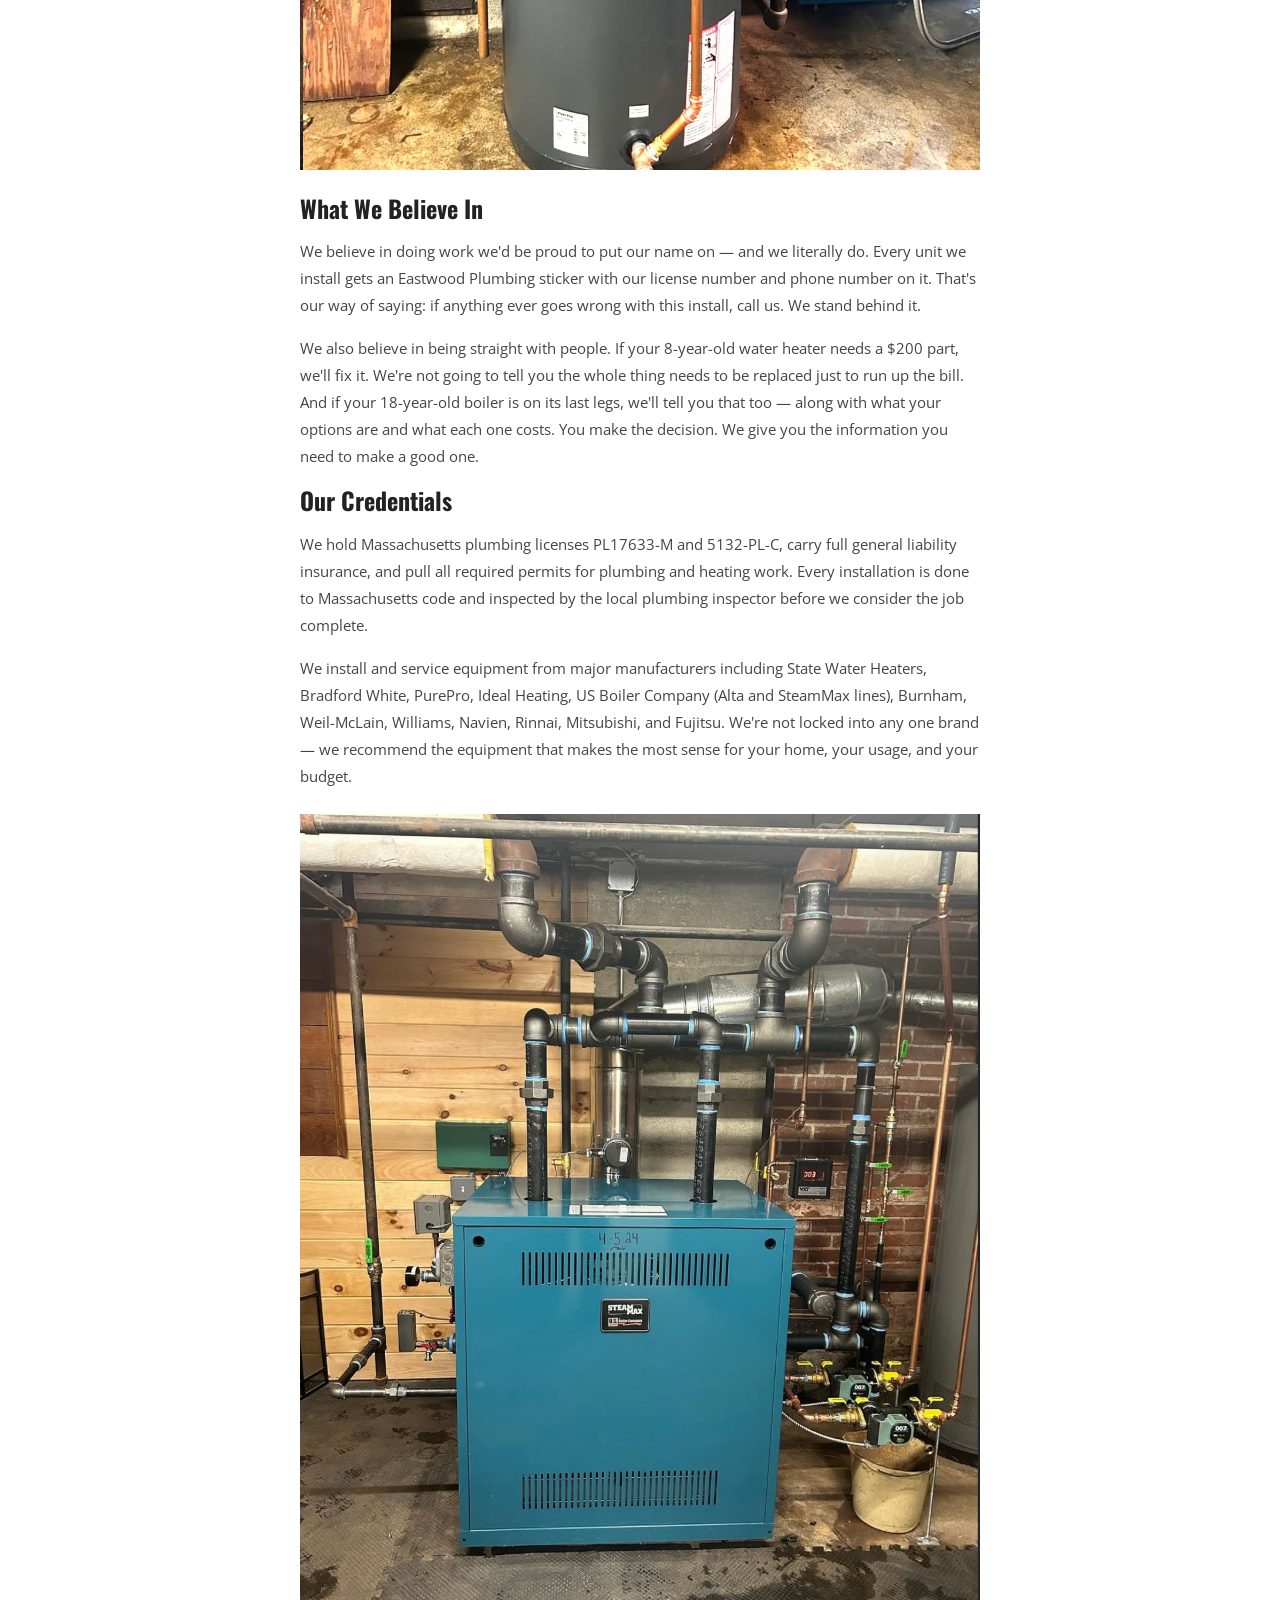
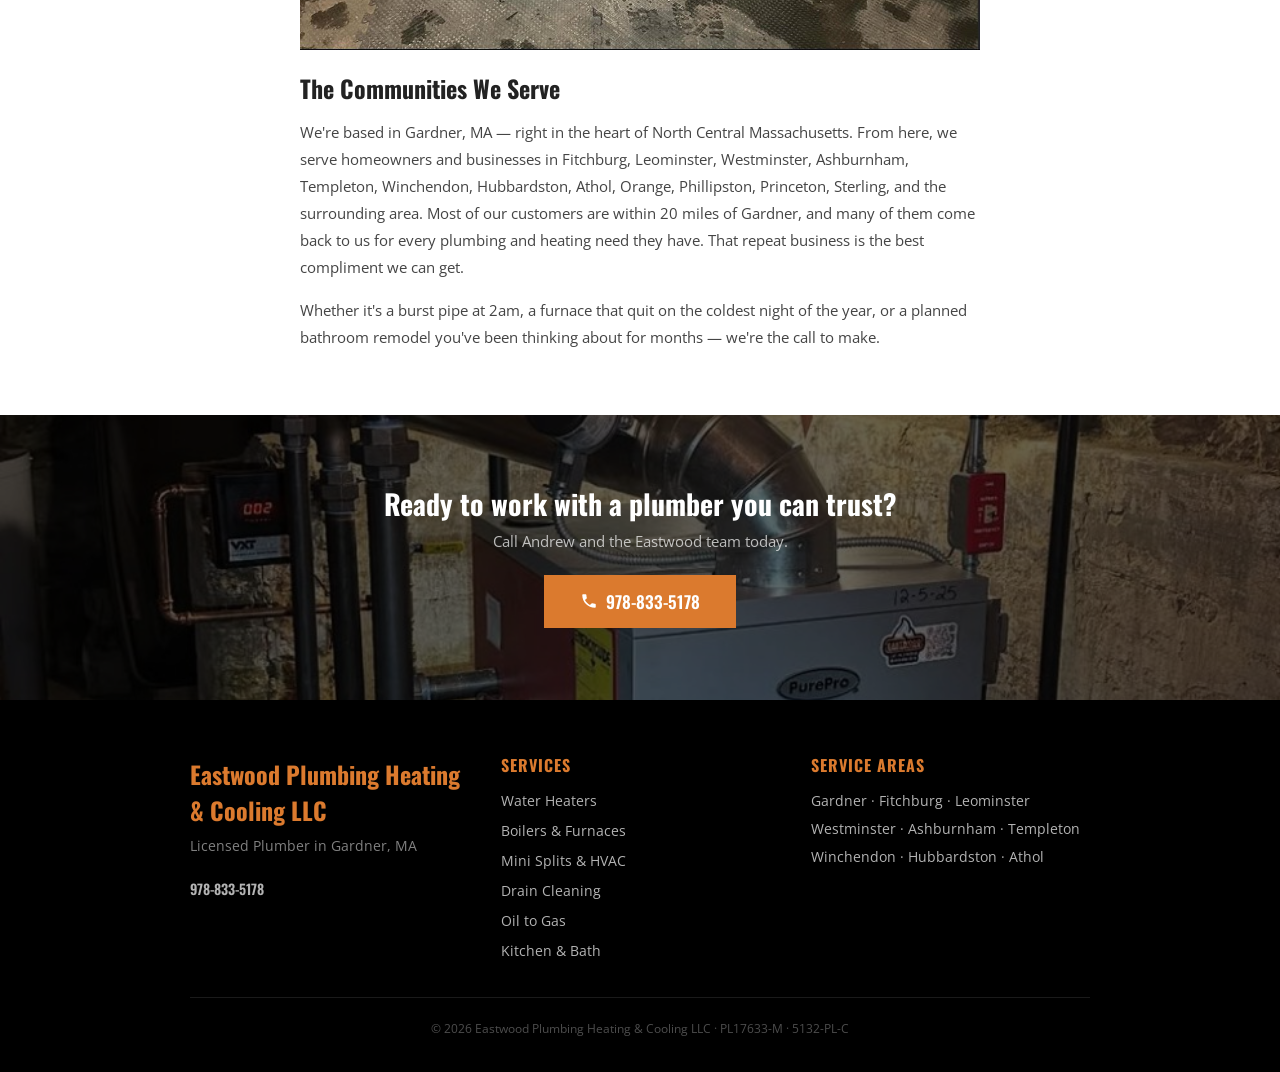
<file: about.html>
<!DOCTYPE html>
<html lang="en">
<head>
  <meta charset="UTF-8">
  <meta name="viewport" content="width=device-width, initial-scale=1.0">
  <title>About Eastwood Plumbing Heating & Cooling | Gardner, MA Plumber</title>
  <meta name="description" content="Meet Andrew Eastwood and the team behind Eastwood Plumbing Heating & Cooling LLC. 9+ years experience, licensed & insured. Serving Gardner, Fitchburg, Leominster & North Central MA.">
  <link rel="canonical" href="https://www.eastwoodphc.com/about.html">
  <link rel="preconnect" href="https://fonts.googleapis.com">
  <link rel="preconnect" href="https://fonts.gstatic.com" crossorigin>
  <link href="https://fonts.googleapis.com/css2?family=Oswald:wght@400;500;600;700&family=Open+Sans:wght@400;600;700&display=swap" rel="stylesheet">
  <link rel="stylesheet" href="styles.css">
  <style>.hero-bg{background-image:url('images/hero.png');}.cta-bg{background-image:url('images/furnace-install.png');}</style>
</head>
<body>
  <header class="header">
    <a href="index.html"><img class="logo" src="images/eastwood-logo.png" alt="Eastwood Plumbing Heating & Cooling"></a>
    <button class="menu-btn" id="menuBtn" aria-label="Menu"><span></span><span></span><span></span></button>
  </header>
  <nav class="mobile-nav" id="nav">
    <a href="index.html">Home</a><a href="about.html">About</a><a href="index.html#services">Services</a><a href="contact.html">Contact</a><a href="tel:9788335178">Call Us</a>
  </nav>

  <section class="hero hero-service">
    <div class="hero-bg"></div>
    <div class="hero-content">
      <h1>About Eastwood Plumbing Heating & Cooling</h1>
      <p>A local plumbing company built on showing up when you need us, doing the job right, and charging a fair price. That's it.</p>
    </div>
  </section>

  <section class="svc-detail">
    <h2>Who We Are</h2>
    <p>Eastwood Plumbing Heating & Cooling LLC was founded in 2024 by Andrew Eastwood in Gardner, Massachusetts. Andrew grew up in the trades and has spent over 9 years working on residential plumbing, heating, and cooling systems across New England. He started Eastwood with a simple idea: homeowners deserve a plumber who answers the phone, shows up on time, tells the truth about what needs to be fixed, and charges a fair price for quality work.</p>

    <p>That sounds basic — but if you've ever called a plumber on a Sunday night with no heat, you know how rare it actually is. Most companies put you on hold, send you to voicemail, or schedule you for sometime next week. Eastwood was built to be the opposite of that experience.</p>

    <img src="images/purepro-water-heater.png" alt="PurePro water heater installed by Andrew Eastwood in Gardner, MA">

    <h2>What We Believe In</h2>
    <p>We believe in doing work we'd be proud to put our name on — and we literally do. Every unit we install gets an Eastwood Plumbing sticker with our license number and phone number on it. That's our way of saying: if anything ever goes wrong with this install, call us. We stand behind it.</p>

    <p>We also believe in being straight with people. If your 8-year-old water heater needs a $200 part, we'll fix it. We're not going to tell you the whole thing needs to be replaced just to run up the bill. And if your 18-year-old boiler is on its last legs, we'll tell you that too — along with what your options are and what each one costs. You make the decision. We give you the information you need to make a good one.</p>

    <h2>Our Credentials</h2>
    <p>We hold Massachusetts plumbing licenses PL17633-M and 5132-PL-C, carry full general liability insurance, and pull all required permits for plumbing and heating work. Every installation is done to Massachusetts code and inspected by the local plumbing inspector before we consider the job complete.</p>

    <p>We install and service equipment from major manufacturers including State Water Heaters, Bradford White, PurePro, Ideal Heating, US Boiler Company (Alta and SteamMax lines), Burnham, Weil-McLain, Williams, Navien, Rinnai, Mitsubishi, and Fujitsu. We're not locked into any one brand — we recommend the equipment that makes the most sense for your home, your usage, and your budget.</p>

    <img src="images/steammax-boiler.png" alt="US Boiler Company SteamMax steam boiler installed by Eastwood Plumbing">

    <h2>The Communities We Serve</h2>
    <p>We're based in Gardner, MA — right in the heart of North Central Massachusetts. From here, we serve homeowners and businesses in Fitchburg, Leominster, Westminster, Ashburnham, Templeton, Winchendon, Hubbardston, Athol, Orange, Phillipston, Princeton, Sterling, and the surrounding area. Most of our customers are within 20 miles of Gardner, and many of them come back to us for every plumbing and heating need they have. That repeat business is the best compliment we can get.</p>

    <p>Whether it's a burst pipe at 2am, a furnace that quit on the coldest night of the year, or a planned bathroom remodel you've been thinking about for months — we're the call to make.</p>
  </section>

  <section class="cta">
    <div class="cta-bg"></div>
    <div class="cta-content">
      <h2>Ready to work with a plumber you can trust?</h2>
      <p class="sub">Call Andrew and the Eastwood team today.</p>
      <a href="tel:9788335178" class="btn-gold-outline">
        <svg width="18" height="18" viewBox="0 0 24 24" fill="#fff"><path d="M6.62 10.79c1.44 2.83 3.76 5.14 6.59 6.59l2.2-2.2c.27-.27.67-.36 1.02-.24 1.12.37 2.33.57 3.57.57.55 0 1 .45 1 1V20c0 .55-.45 1-1 1-9.39 0-17-7.61-17-17 0-.55.45-1 1-1h3.5c.55 0 1 .45 1 1 0 1.25.2 2.45.57 3.57.11.35.03.74-.25 1.02l-2.2 2.2z"/></svg>
        978-833-5178
      </a>
    </div>
  </section>

  <footer class="footer">
    <div class="footer-inner">
      <div class="footer-col">
        <div class="footer-brand">Eastwood Plumbing Heating &amp; Cooling LLC</div>
        <div class="footer-tagline">Licensed Plumber in Gardner, MA</div>
        <a href="tel:9788335178" class="footer-phone">978-833-5178</a>
      </div>
      <div class="footer-col">
        <h4>Services</h4>
        <div class="footer-services-list">
          <a href="services/water-heaters.html">Water Heaters</a>
          <a href="services/boilers-furnaces.html">Boilers &amp; Furnaces</a>
          <a href="services/mini-splits-hvac.html">Mini Splits &amp; HVAC</a>
          <a href="services/drain-cleaning.html">Drain Cleaning</a>
          <a href="services/oil-to-gas.html">Oil to Gas</a>
          <a href="services/kitchen-bath-remodeling.html">Kitchen &amp; Bath</a>
        </div>
      </div>
      <div class="footer-col">
        <h4>Service Areas</h4>
        <p>Gardner · Fitchburg · Leominster<br>Westminster · Ashburnham · Templeton<br>Winchendon · Hubbardston · Athol</p>
      </div>
    </div>
    <div class="footer-bottom">&copy; 2026 Eastwood Plumbing Heating &amp; Cooling LLC · PL17633-M · 5132-PL-C</div>
  </footer>

  <script>document.getElementById('menuBtn').addEventListener('click',function(){document.getElementById('nav').classList.toggle('open')});document.querySelectorAll('#nav a').forEach(function(a){a.addEventListener('click',function(){document.getElementById('nav').classList.remove('open')})});</script>
</body>
</html>
</file>
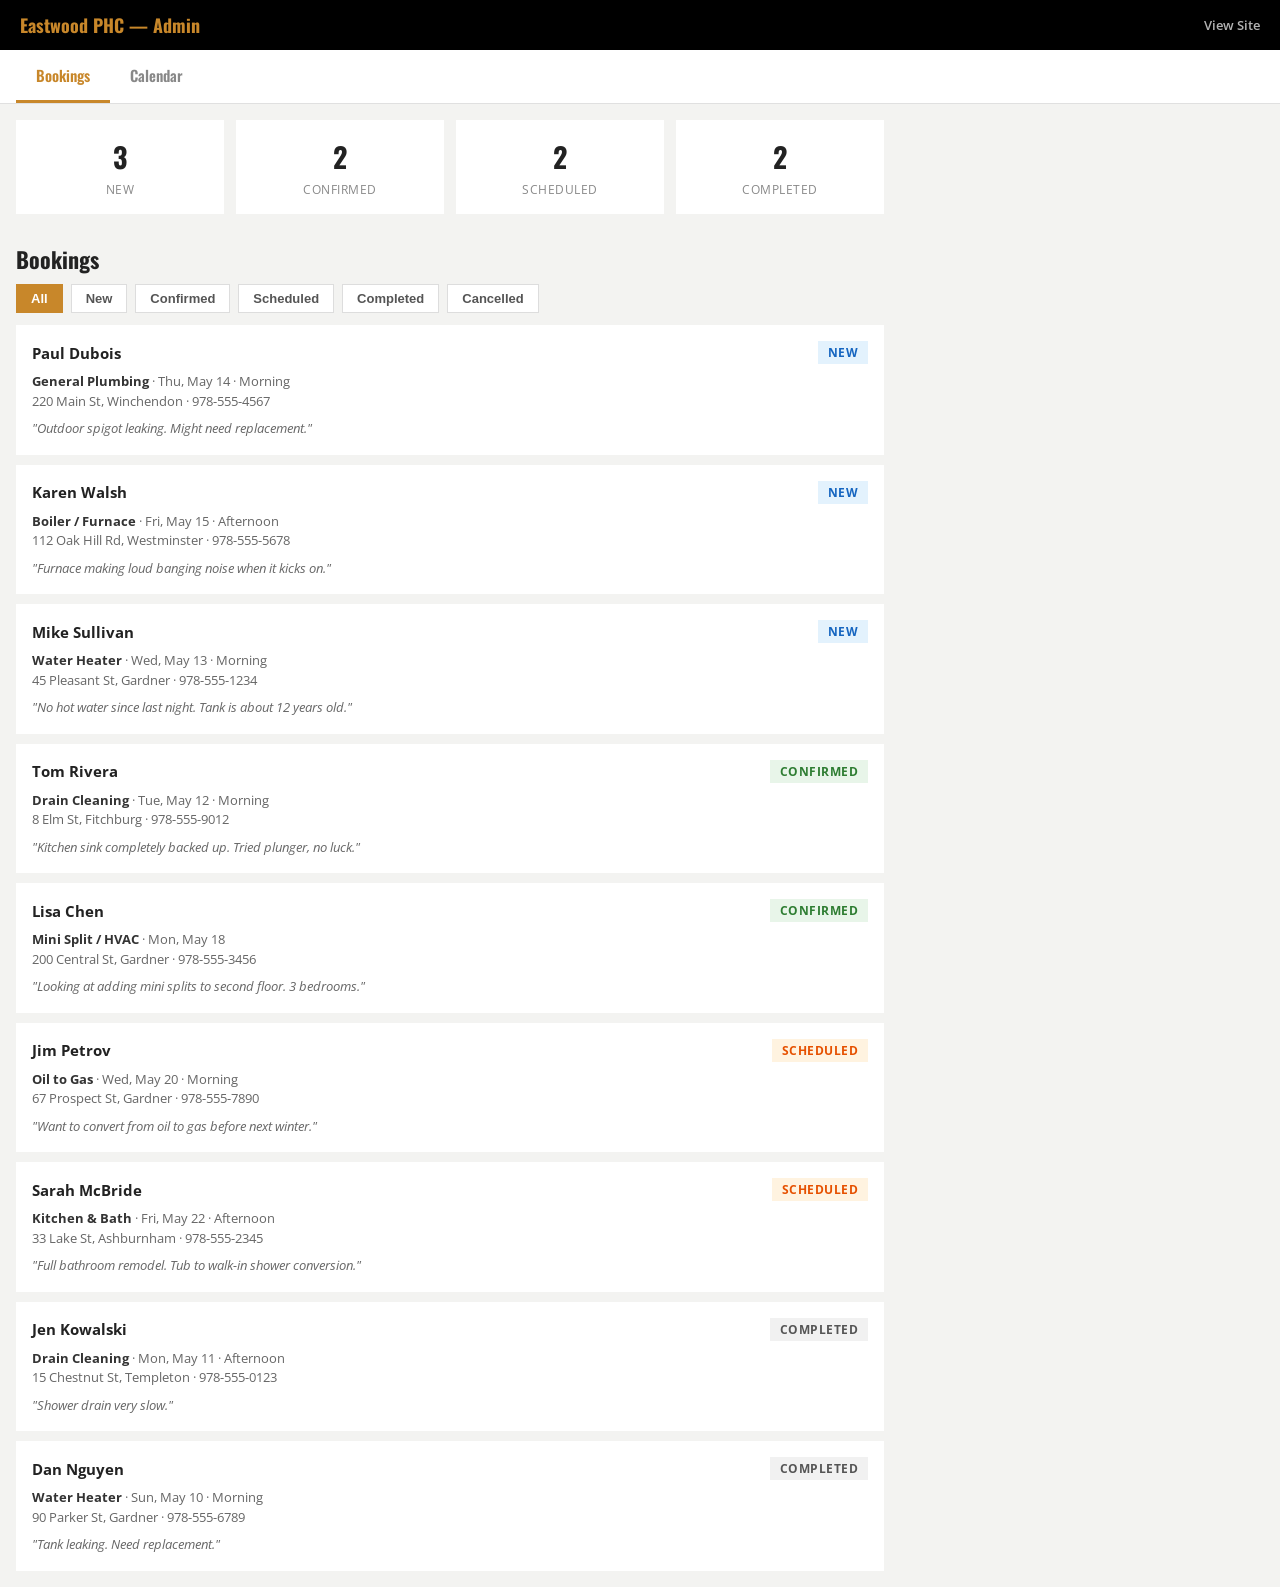
<file: admin.html>
<!DOCTYPE html>
<html lang="en">
<head>
  <meta charset="UTF-8">
  <meta name="viewport" content="width=device-width, initial-scale=1.0">
  <title>Admin | Eastwood PHC</title>
  <link rel="preconnect" href="https://fonts.googleapis.com">
  <link rel="preconnect" href="https://fonts.gstatic.com" crossorigin>
  <link href="https://fonts.googleapis.com/css2?family=Oswald:wght@400;500;600;700&family=Open+Sans:wght@400;600;700&display=swap" rel="stylesheet">
  <style>
    *, *::before, *::after { margin: 0; padding: 0; box-sizing: border-box; }

    body {
      font-family: 'Open Sans', sans-serif;
      color: #222;
      background: #f3f3f1;
      -webkit-font-smoothing: antialiased;
    }

    h1, h2, h3, h4 {
      font-family: 'Oswald', sans-serif;
      font-weight: 700;
      line-height: 1.2;
    }

    /* TOP BAR */
    .topbar {
      background: #000;
      padding: 12px 20px;
      display: flex;
      align-items: center;
      justify-content: space-between;
      position: sticky;
      top: 0;
      z-index: 100;
    }

    .topbar-brand {
      color: #c8872a;
      font-family: 'Oswald', sans-serif;
      font-size: 18px;
      font-weight: 700;
    }

    .topbar-links {
      display: flex;
      gap: 16px;
    }

    .topbar-links a {
      color: rgba(255,255,255,0.7);
      font-size: 13px;
      text-decoration: none;
      font-weight: 600;
    }

    .topbar-links a:hover { color: #fff; }
    .topbar-links a.active { color: #c8872a; }

    /* TABS */
    .tabs {
      background: #fff;
      border-bottom: 1px solid #e0e0e0;
      display: flex;
      overflow-x: auto;
      padding: 0 16px;
    }

    .tab {
      padding: 14px 20px;
      font-family: 'Oswald', sans-serif;
      font-size: 15px;
      font-weight: 600;
      color: #888;
      cursor: pointer;
      border-bottom: 3px solid transparent;
      white-space: nowrap;
    }

    .tab.active {
      color: #c8872a;
      border-bottom-color: #c8872a;
    }

    /* STATS ROW */
    .stats {
      display: grid;
      grid-template-columns: repeat(4, 1fr);
      gap: 12px;
      padding: 16px;
      max-width: 900px;
    }

    .stat {
      background: #fff;
      padding: 16px;
      text-align: center;
    }

    .stat-num {
      font-family: 'Oswald', sans-serif;
      font-size: 28px;
      font-weight: 700;
      color: #222;
    }

    .stat-label {
      font-size: 12px;
      color: #888;
      margin-top: 4px;
      text-transform: uppercase;
      letter-spacing: 0.5px;
    }

    /* CONTENT */
    .content {
      padding: 16px;
      max-width: 900px;
    }

    .content-header {
      display: flex;
      align-items: center;
      justify-content: space-between;
      margin-bottom: 12px;
    }

    .content-header h2 {
      font-size: 22px;
    }

    .filter-row {
      display: flex;
      gap: 8px;
      margin-bottom: 12px;
      flex-wrap: wrap;
    }

    .filter-btn {
      padding: 6px 14px;
      font-size: 13px;
      font-weight: 600;
      background: #fff;
      border: 1px solid #ddd;
      cursor: pointer;
      color: #555;
    }

    .filter-btn.active {
      background: #c8872a;
      color: #fff;
      border-color: #c8872a;
    }

    /* JOB CARDS */
    .job-list {
      display: flex;
      flex-direction: column;
      gap: 10px;
    }

    .job-card {
      background: #fff;
      padding: 16px;
      display: flex;
      flex-direction: column;
      gap: 8px;
    }

    .job-top {
      display: flex;
      align-items: center;
      justify-content: space-between;
    }

    .job-name {
      font-weight: 700;
      font-size: 15px;
    }

    .job-status {
      font-size: 12px;
      font-weight: 700;
      padding: 3px 10px;
      text-transform: uppercase;
      letter-spacing: 0.5px;
    }

    .status-new { background: #e3f2fd; color: #1565c0; }
    .status-confirmed { background: #e8f5e9; color: #2e7d32; }
    .status-scheduled { background: #fff3e0; color: #e65100; }
    .status-completed { background: #f1f1f1; color: #555; }
    .status-cancelled { background: #fce4ec; color: #c62828; }

    .job-detail {
      font-size: 13px;
      color: #666;
      line-height: 1.5;
    }

    .job-detail strong { color: #333; }

    .job-actions {
      display: flex;
      gap: 8px;
      margin-top: 4px;
    }

    .job-actions button {
      padding: 6px 14px;
      font-size: 12px;
      font-weight: 600;
      border: 1px solid #ddd;
      background: #fff;
      cursor: pointer;
      font-family: 'Open Sans', sans-serif;
    }

    .job-actions button:hover { background: #f5f5f5; }

    .job-actions .btn-confirm {
      background: #2e7d32;
      color: #fff;
      border-color: #2e7d32;
    }

    .job-actions .btn-complete {
      background: #c8872a;
      color: #fff;
      border-color: #c8872a;
    }

    /* CALENDAR VIEW */
    .calendar-grid {
      display: grid;
      grid-template-columns: repeat(7, 1fr);
      gap: 1px;
      background: #ddd;
    }

    .cal-header {
      background: #000;
      color: #fff;
      font-family: 'Oswald', sans-serif;
      font-size: 13px;
      font-weight: 600;
      text-align: center;
      padding: 10px 4px;
    }

    .cal-day {
      background: #fff;
      min-height: 80px;
      padding: 6px;
      font-size: 12px;
    }

    .cal-day .day-num {
      font-weight: 700;
      color: #333;
      margin-bottom: 4px;
    }

    .cal-day.today { background: #fffde7; }
    .cal-day.empty { background: #f9f9f9; }

    .cal-event {
      background: #c8872a;
      color: #fff;
      font-size: 10px;
      padding: 2px 4px;
      margin-bottom: 2px;
      white-space: nowrap;
      overflow: hidden;
      text-overflow: ellipsis;
    }

    /* DETAIL PANEL */
    .panel {
      display: none;
      position: fixed;
      top: 0;
      right: 0;
      bottom: 0;
      width: 100%;
      max-width: 400px;
      background: #fff;
      z-index: 200;
      overflow-y: auto;
      box-shadow: -4px 0 20px rgba(0,0,0,0.15);
    }

    .panel.open { display: block; }

    .panel-header {
      background: #000;
      color: #fff;
      padding: 16px 20px;
      display: flex;
      align-items: center;
      justify-content: space-between;
    }

    .panel-header h3 {
      font-size: 18px;
      color: #c8872a;
    }

    .panel-close {
      background: none;
      border: none;
      color: #fff;
      font-size: 24px;
      cursor: pointer;
    }

    .panel-body {
      padding: 20px;
    }

    .panel-body .field {
      margin-bottom: 16px;
    }

    .panel-body .field label {
      display: block;
      font-size: 12px;
      font-weight: 600;
      color: #888;
      text-transform: uppercase;
      letter-spacing: 0.5px;
      margin-bottom: 4px;
    }

    .panel-body .field .val {
      font-size: 15px;
      color: #222;
    }

    .panel-body select,
    .panel-body textarea,
    .panel-body input {
      width: 100%;
      padding: 8px 10px;
      font-size: 14px;
      font-family: 'Open Sans', sans-serif;
      border: 1px solid #ccc;
    }

    .panel-body textarea { height: 80px; resize: vertical; }

    .panel-actions {
      display: flex;
      gap: 8px;
      padding: 16px 20px;
      border-top: 1px solid #eee;
    }

    .panel-actions button {
      flex: 1;
      padding: 10px;
      font-family: 'Oswald', sans-serif;
      font-size: 15px;
      font-weight: 600;
      cursor: pointer;
      border: none;
    }

    .btn-save {
      background: #c8872a;
      color: #fff;
    }

    .btn-cancel {
      background: #eee;
      color: #555;
    }

    /* OVERLAY */
    .overlay {
      display: none;
      position: fixed;
      inset: 0;
      background: rgba(0,0,0,0.3);
      z-index: 199;
    }

    .overlay.open { display: block; }

    @media (max-width: 600px) {
      .stats { grid-template-columns: repeat(2, 1fr); }
    }
  </style>
</head>
<body>

  <!-- TOP BAR -->
  <div class="topbar">
    <div class="topbar-brand">Eastwood PHC — Admin</div>
    <div class="topbar-links">
      <a href="index.html">View Site</a>
    </div>
  </div>

  <!-- TABS -->
  <div class="tabs">
    <div class="tab active" data-tab="bookings">Bookings</div>
    <div class="tab" data-tab="calendar">Calendar</div>
  </div>

  <!-- STATS -->
  <div class="stats" id="statsRow">
    <div class="stat">
      <div class="stat-num" id="statNew">3</div>
      <div class="stat-label">New</div>
    </div>
    <div class="stat">
      <div class="stat-num" id="statConfirmed">2</div>
      <div class="stat-label">Confirmed</div>
    </div>
    <div class="stat">
      <div class="stat-num" id="statScheduled">4</div>
      <div class="stat-label">Scheduled</div>
    </div>
    <div class="stat">
      <div class="stat-num" id="statCompleted">12</div>
      <div class="stat-label">Completed</div>
    </div>
  </div>

  <!-- BOOKINGS TAB -->
  <div class="content" id="bookingsTab">
    <div class="content-header">
      <h2>Bookings</h2>
    </div>

    <div class="filter-row">
      <button class="filter-btn active" data-filter="all">All</button>
      <button class="filter-btn" data-filter="new">New</button>
      <button class="filter-btn" data-filter="confirmed">Confirmed</button>
      <button class="filter-btn" data-filter="scheduled">Scheduled</button>
      <button class="filter-btn" data-filter="completed">Completed</button>
      <button class="filter-btn" data-filter="cancelled">Cancelled</button>
    </div>

    <div class="job-list" id="jobList">
      <!-- Populated by JS — sample data below for layout reference -->
    </div>
  </div>

  <!-- CALENDAR TAB -->
  <div class="content" id="calendarTab" style="display:none;">
    <div class="content-header">
      <h2 id="calMonth">May 2026</h2>
    </div>
    <div class="calendar-grid" id="calGrid">
      <!-- Populated by JS -->
    </div>
  </div>

  <!-- DETAIL PANEL -->
  <div class="overlay" id="overlay"></div>
  <div class="panel" id="panel">
    <div class="panel-header">
      <h3>Booking Details</h3>
      <button class="panel-close" id="panelClose">&times;</button>
    </div>
    <div class="panel-body" id="panelBody">
      <!-- Filled by JS -->
    </div>
    <div class="panel-actions">
      <button class="btn-cancel" id="panelCancelBtn">Close</button>
      <button class="btn-save" id="panelSaveBtn">Save Changes</button>
    </div>
  </div>

  <script>
    // =========================================================
    // SAMPLE DATA — replace with Supabase fetch
    // Table: bookings
    // Columns: id, first_name, last_name, phone, email, address,
    //          service, urgency, preferred_date, preferred_time,
    //          details, status, notes, created_at
    // =========================================================
    var bookings = [
      { id: 1, first_name: 'Mike', last_name: 'Sullivan', phone: '978-555-1234', email: 'mike@email.com', address: '45 Pleasant St, Gardner', service: 'water-heater', urgency: 'asap', preferred_date: '2026-05-13', preferred_time: 'morning', details: 'No hot water since last night. Tank is about 12 years old.', status: 'new', notes: '', created_at: '2026-05-12T08:30:00Z' },
      { id: 2, first_name: 'Karen', last_name: 'Walsh', phone: '978-555-5678', email: 'karen.w@email.com', address: '112 Oak Hill Rd, Westminster', service: 'boiler-furnace', urgency: 'soon', preferred_date: '2026-05-15', preferred_time: 'afternoon', details: 'Furnace making loud banging noise when it kicks on.', status: 'new', notes: '', created_at: '2026-05-12T09:15:00Z' },
      { id: 3, first_name: 'Tom', last_name: 'Rivera', phone: '978-555-9012', email: '', address: '8 Elm St, Fitchburg', service: 'drain-cleaning', urgency: 'asap', preferred_date: '2026-05-12', preferred_time: 'morning', details: 'Kitchen sink completely backed up. Tried plunger, no luck.', status: 'confirmed', notes: 'Heading out at 11am', created_at: '2026-05-11T16:00:00Z' },
      { id: 4, first_name: 'Lisa', last_name: 'Chen', phone: '978-555-3456', email: 'lisa.chen@email.com', address: '200 Central St, Gardner', service: 'mini-split-hvac', urgency: 'estimate', preferred_date: '2026-05-18', preferred_time: '', details: 'Looking at adding mini splits to second floor. 3 bedrooms.', status: 'confirmed', notes: 'Estimate scheduled for Monday', created_at: '2026-05-10T11:00:00Z' },
      { id: 5, first_name: 'Jim', last_name: 'Petrov', phone: '978-555-7890', email: 'jim.p@email.com', address: '67 Prospect St, Gardner', service: 'oil-to-gas', urgency: 'flexible', preferred_date: '2026-05-20', preferred_time: 'morning', details: 'Want to convert from oil to gas before next winter.', status: 'scheduled', notes: 'Site assessment completed. Gas available. Quote sent $9,800.', created_at: '2026-05-08T14:00:00Z' },
      { id: 6, first_name: 'Sarah', last_name: 'McBride', phone: '978-555-2345', email: 'sarah.m@email.com', address: '33 Lake St, Ashburnham', service: 'kitchen-bath', urgency: 'flexible', preferred_date: '2026-05-22', preferred_time: 'afternoon', details: 'Full bathroom remodel. Tub to walk-in shower conversion.', status: 'scheduled', notes: 'Coordinating with her GC. Tile goes in week of 5/25.', created_at: '2026-05-07T09:30:00Z' },
      { id: 7, first_name: 'Dan', last_name: 'Nguyen', phone: '978-555-6789', email: '', address: '90 Parker St, Gardner', service: 'water-heater', urgency: 'asap', preferred_date: '2026-05-10', preferred_time: 'morning', details: 'Tank leaking. Need replacement.', status: 'completed', notes: 'Installed 50gal Bradford White. Hauled old tank.', created_at: '2026-05-09T07:00:00Z' },
      { id: 8, first_name: 'Jen', last_name: 'Kowalski', phone: '978-555-0123', email: 'jen.k@email.com', address: '15 Chestnut St, Templeton', service: 'drain-cleaning', urgency: 'soon', preferred_date: '2026-05-11', preferred_time: 'afternoon', details: 'Shower drain very slow.', status: 'completed', notes: 'Hair clog. Cleared with snake. 15 min job.', created_at: '2026-05-10T13:00:00Z' },
      { id: 9, first_name: 'Paul', last_name: 'Dubois', phone: '978-555-4567', email: 'paul.d@email.com', address: '220 Main St, Winchendon', service: 'general-plumbing', urgency: 'new', preferred_date: '2026-05-14', preferred_time: 'morning', details: 'Outdoor spigot leaking. Might need replacement.', status: 'new', notes: '', created_at: '2026-05-12T10:45:00Z' },
    ];

    var serviceLabels = {
      'water-heater': 'Water Heater',
      'boiler-furnace': 'Boiler / Furnace',
      'mini-split-hvac': 'Mini Split / HVAC',
      'drain-cleaning': 'Drain Cleaning',
      'oil-to-gas': 'Oil to Gas',
      'kitchen-bath': 'Kitchen & Bath',
      'general-plumbing': 'General Plumbing',
      'other': 'Other'
    };

    var urgencyLabels = {
      'asap': 'Emergency',
      'soon': 'Within days',
      'flexible': 'Flexible',
      'estimate': 'Estimate only'
    };

    // =========================================================
    // RENDER
    // =========================================================
    var currentFilter = 'all';
    var currentTab = 'bookings';

    function renderStats() {
      document.getElementById('statNew').textContent = bookings.filter(function(b) { return b.status === 'new'; }).length;
      document.getElementById('statConfirmed').textContent = bookings.filter(function(b) { return b.status === 'confirmed'; }).length;
      document.getElementById('statScheduled').textContent = bookings.filter(function(b) { return b.status === 'scheduled'; }).length;
      document.getElementById('statCompleted').textContent = bookings.filter(function(b) { return b.status === 'completed'; }).length;
    }

    function renderJobs() {
      var list = document.getElementById('jobList');
      var filtered = currentFilter === 'all' ? bookings : bookings.filter(function(b) { return b.status === currentFilter; });

      // Sort: new first, then by date
      filtered.sort(function(a, b) {
        var order = { new: 0, confirmed: 1, scheduled: 2, completed: 3, cancelled: 4 };
        if (order[a.status] !== order[b.status]) return order[a.status] - order[b.status];
        return new Date(b.created_at) - new Date(a.created_at);
      });

      list.innerHTML = filtered.map(function(b) {
        var dateStr = b.preferred_date ? new Date(b.preferred_date + 'T12:00:00').toLocaleDateString('en-US', { weekday: 'short', month: 'short', day: 'numeric' }) : 'No date';
        var timeStr = b.preferred_time ? (b.preferred_time.charAt(0).toUpperCase() + b.preferred_time.slice(1)) : '';

        return '<div class="job-card" data-id="' + b.id + '" onclick="openPanel(' + b.id + ')">' +
          '<div class="job-top">' +
            '<div class="job-name">' + b.first_name + ' ' + b.last_name + '</div>' +
            '<div class="job-status status-' + b.status + '">' + b.status + '</div>' +
          '</div>' +
          '<div class="job-detail">' +
            '<strong>' + (serviceLabels[b.service] || b.service) + '</strong> · ' + dateStr + (timeStr ? ' · ' + timeStr : '') + '<br>' +
            b.address + (b.phone ? ' · ' + b.phone : '') +
          '</div>' +
          (b.details ? '<div class="job-detail" style="font-style:italic;">"' + b.details.substring(0, 80) + (b.details.length > 80 ? '...' : '') + '"</div>' : '') +
        '</div>';
      }).join('');
    }

    function renderCalendar() {
      var grid = document.getElementById('calGrid');
      var now = new Date();
      var year = now.getFullYear();
      var month = now.getMonth();
      var firstDay = new Date(year, month, 1).getDay();
      var daysInMonth = new Date(year, month + 1, 0).getDate();
      var today = now.getDate();

      document.getElementById('calMonth').textContent = now.toLocaleDateString('en-US', { month: 'long', year: 'numeric' });

      var html = '';
      ['Sun','Mon','Tue','Wed','Thu','Fri','Sat'].forEach(function(d) {
        html += '<div class="cal-header">' + d + '</div>';
      });

      for (var i = 0; i < firstDay; i++) {
        html += '<div class="cal-day empty"></div>';
      }

      for (var d = 1; d <= daysInMonth; d++) {
        var dateStr = year + '-' + String(month + 1).padStart(2, '0') + '-' + String(d).padStart(2, '0');
        var dayBookings = bookings.filter(function(b) { return b.preferred_date === dateStr && b.status !== 'completed' && b.status !== 'cancelled'; });
        var isToday = d === today ? ' today' : '';

        html += '<div class="cal-day' + isToday + '">';
        html += '<div class="day-num">' + d + '</div>';
        dayBookings.forEach(function(b) {
          html += '<div class="cal-event" onclick="openPanel(' + b.id + ')">' + b.last_name + ' - ' + (serviceLabels[b.service] || b.service).substring(0, 12) + '</div>';
        });
        html += '</div>';
      }

      grid.innerHTML = html;
    }

    // =========================================================
    // PANEL
    // =========================================================
    var currentBookingId = null;

    function openPanel(id) {
      var b = bookings.find(function(x) { return x.id === id; });
      if (!b) return;
      currentBookingId = id;

      var body = document.getElementById('panelBody');
      body.innerHTML =
        '<div class="field"><label>Customer</label><div class="val">' + b.first_name + ' ' + b.last_name + '</div></div>' +
        '<div class="field"><label>Phone</label><div class="val"><a href="tel:' + b.phone.replace(/[^0-9]/g, '') + '">' + b.phone + '</a></div></div>' +
        '<div class="field"><label>Email</label><div class="val">' + (b.email || '—') + '</div></div>' +
        '<div class="field"><label>Address</label><div class="val">' + b.address + '</div></div>' +
        '<div class="field"><label>Service</label><div class="val">' + (serviceLabels[b.service] || b.service) + '</div></div>' +
        '<div class="field"><label>Urgency</label><div class="val">' + (urgencyLabels[b.urgency] || b.urgency) + '</div></div>' +
        '<div class="field"><label>Preferred Date</label><div class="val">' + (b.preferred_date || '—') + '</div></div>' +
        '<div class="field"><label>Preferred Time</label><div class="val">' + (b.preferred_time || 'No preference') + '</div></div>' +
        '<div class="field"><label>Details</label><div class="val">' + (b.details || '—') + '</div></div>' +
        '<div class="field"><label>Status</label><select id="panelStatus">' +
          '<option value="new"' + (b.status === 'new' ? ' selected' : '') + '>New</option>' +
          '<option value="confirmed"' + (b.status === 'confirmed' ? ' selected' : '') + '>Confirmed</option>' +
          '<option value="scheduled"' + (b.status === 'scheduled' ? ' selected' : '') + '>Scheduled</option>' +
          '<option value="completed"' + (b.status === 'completed' ? ' selected' : '') + '>Completed</option>' +
          '<option value="cancelled"' + (b.status === 'cancelled' ? ' selected' : '') + '>Cancelled</option>' +
        '</select></div>' +
        '<div class="field"><label>Internal Notes</label><textarea id="panelNotes">' + (b.notes || '') + '</textarea></div>';

      document.getElementById('panel').classList.add('open');
      document.getElementById('overlay').classList.add('open');
    }

    function closePanel() {
      document.getElementById('panel').classList.remove('open');
      document.getElementById('overlay').classList.remove('open');
      currentBookingId = null;
    }

    document.getElementById('panelClose').addEventListener('click', closePanel);
    document.getElementById('panelCancelBtn').addEventListener('click', closePanel);
    document.getElementById('overlay').addEventListener('click', closePanel);

    document.getElementById('panelSaveBtn').addEventListener('click', function() {
      if (!currentBookingId) return;
      var b = bookings.find(function(x) { return x.id === currentBookingId; });
      if (!b) return;

      b.status = document.getElementById('panelStatus').value;
      b.notes = document.getElementById('panelNotes').value;

      // TODO: UPDATE Supabase
      // await supabase.from('bookings').update({ status: b.status, notes: b.notes }).eq('id', b.id);

      console.log('Updated booking', b.id, ':', b.status, b.notes);
      closePanel();
      renderStats();
      renderJobs();
      renderCalendar();
    });

    // =========================================================
    // TABS
    // =========================================================
    document.querySelectorAll('.tab').forEach(function(tab) {
      tab.addEventListener('click', function() {
        document.querySelectorAll('.tab').forEach(function(t) { t.classList.remove('active'); });
        tab.classList.add('active');
        currentTab = tab.dataset.tab;

        document.getElementById('bookingsTab').style.display = currentTab === 'bookings' ? 'block' : 'none';
        document.getElementById('calendarTab').style.display = currentTab === 'calendar' ? 'block' : 'none';

        if (currentTab === 'calendar') renderCalendar();
      });
    });

    // =========================================================
    // FILTERS
    // =========================================================
    document.querySelectorAll('.filter-btn').forEach(function(btn) {
      btn.addEventListener('click', function() {
        document.querySelectorAll('.filter-btn').forEach(function(b) { b.classList.remove('active'); });
        btn.classList.add('active');
        currentFilter = btn.dataset.filter;
        renderJobs();
      });
    });

    // =========================================================
    // INIT
    // =========================================================
    renderStats();
    renderJobs();
  </script>
</body>
</html>
</file>
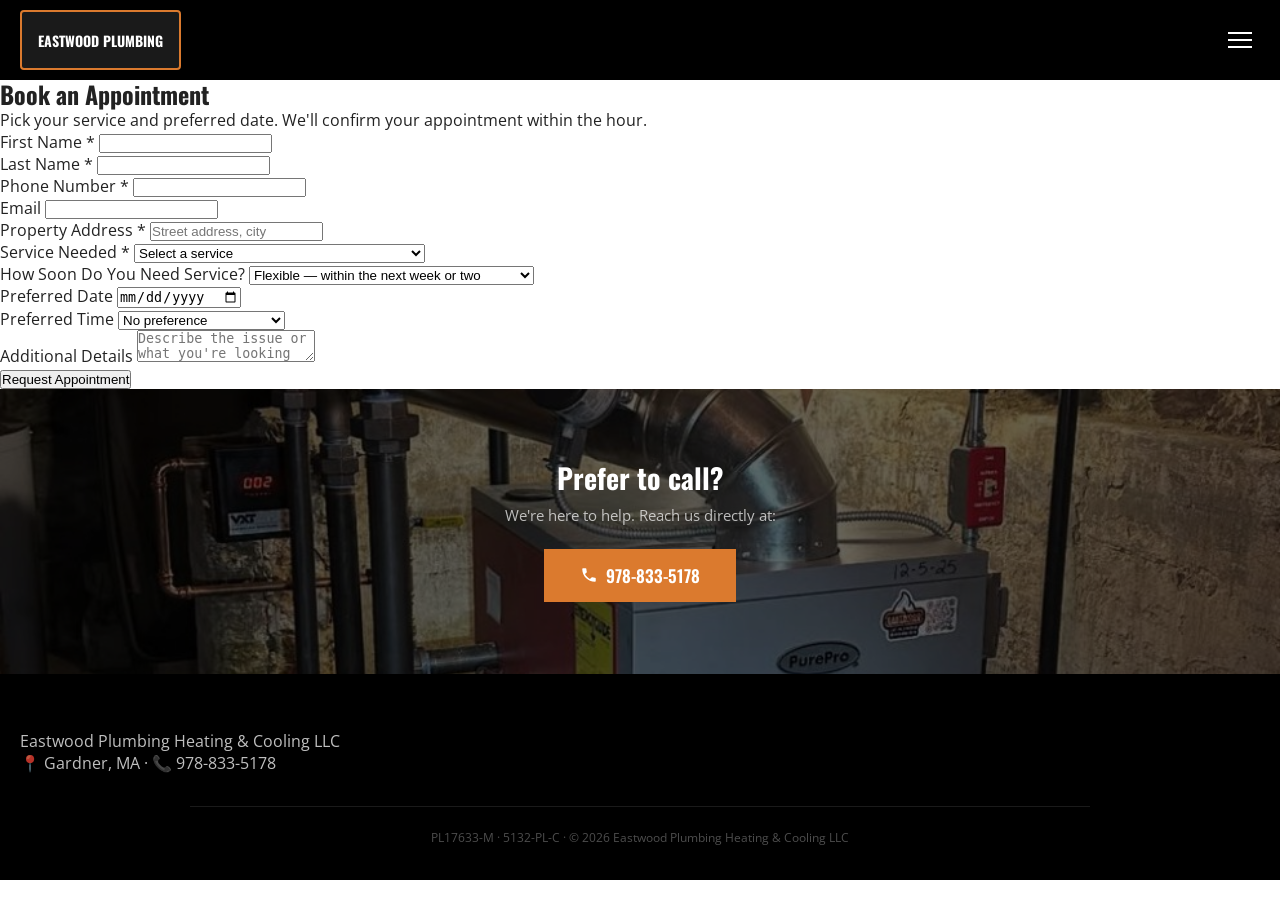
<file: book.html>
<!DOCTYPE html>
<html lang="en">
<head>
  <meta charset="UTF-8">
  <meta name="viewport" content="width=device-width, initial-scale=1.0">
  <title>Book an Appointment | Eastwood Plumbing Heating & Cooling | Gardner, MA</title>
  <meta name="description" content="Book a plumbing, heating, or cooling appointment online with Eastwood Plumbing in Gardner, MA. Pick your service and preferred time — we'll confirm within the hour.">
  <link rel="preconnect" href="https://fonts.googleapis.com">
  <link rel="preconnect" href="https://fonts.gstatic.com" crossorigin>
  <link href="https://fonts.googleapis.com/css2?family=Oswald:wght@400;500;600;700&family=Open+Sans:wght@400;600;700&display=swap" rel="stylesheet">
  <link rel="stylesheet" href="styles.css">
</head>
<body>

  <header class="header">
    <a href="index.html"><div class="logo-placeholder">EASTWOOD PLUMBING</div></a>
    <button class="menu-btn" id="menuBtn" aria-label="Menu">
      <span></span><span></span><span></span>
    </button>
  </header>

  <nav class="mobile-nav" id="nav">
    <a href="index.html">Home</a>
    <a href="index.html#services">Services</a>
    <a href="tel:9788335178">Call Us</a>
  </nav>

  <section class="booking-form" id="booking">
    <h2>Book an Appointment</h2>
    <p class="sub">Pick your service and preferred date. We'll confirm your appointment within the hour.</p>

    <form id="bookingForm">
      <div class="form-row">
        <div class="form-group">
          <label for="firstName">First Name *</label>
          <input type="text" id="firstName" name="firstName" required>
        </div>
        <div class="form-group">
          <label for="lastName">Last Name *</label>
          <input type="text" id="lastName" name="lastName" required>
        </div>
      </div>

      <div class="form-group">
        <label for="phone">Phone Number *</label>
        <input type="tel" id="phone" name="phone" required>
      </div>

      <div class="form-group">
        <label for="email">Email</label>
        <input type="email" id="email" name="email">
      </div>

      <div class="form-group">
        <label for="address">Property Address *</label>
        <input type="text" id="address" name="address" placeholder="Street address, city" required>
      </div>

      <div class="form-group">
        <label for="service">Service Needed *</label>
        <select id="service" name="service" required>
          <option value="">Select a service</option>
          <option value="water-heater">Water Heater — Install / Repair / Replace</option>
          <option value="boiler-furnace">Boiler or Furnace — Install / Repair / Replace</option>
          <option value="mini-split-hvac">Mini Split / HVAC — Install or Repair</option>
          <option value="drain-cleaning">Drain Cleaning / Clog Removal</option>
          <option value="oil-to-gas">Oil to Gas Conversion</option>
          <option value="kitchen-bath">Kitchen or Bathroom Remodeling</option>
          <option value="general-plumbing">General Plumbing Repair</option>
          <option value="other">Other / Not Sure</option>
        </select>
      </div>

      <div class="form-group">
        <label for="urgency">How Soon Do You Need Service?</label>
        <select id="urgency" name="urgency">
          <option value="flexible">Flexible — within the next week or two</option>
          <option value="soon">Soon — within a few days</option>
          <option value="asap">ASAP — emergency / no heat / no hot water</option>
          <option value="estimate">Just looking for an estimate</option>
        </select>
      </div>

      <div class="form-row">
        <div class="form-group">
          <label for="prefDate">Preferred Date</label>
          <input type="date" id="prefDate" name="prefDate">
        </div>
        <div class="form-group">
          <label for="prefTime">Preferred Time</label>
          <select id="prefTime" name="prefTime">
            <option value="">No preference</option>
            <option value="morning">Morning (8am – 12pm)</option>
            <option value="afternoon">Afternoon (12pm – 4pm)</option>
            <option value="evening">Evening (4pm – 6pm)</option>
          </select>
        </div>
      </div>

      <div class="form-group">
        <label for="details">Additional Details</label>
        <textarea id="details" name="details" placeholder="Describe the issue or what you're looking for..."></textarea>
      </div>

      <button type="submit" class="form-submit">Request Appointment</button>
    </form>

    <div id="formSuccess" style="display:none;text-align:center;padding:40px 0;">
      <h2 style="color:#c8872a;margin-bottom:12px;">Request Received!</h2>
      <p>We'll review your request and confirm your appointment within the hour. For emergencies, call us directly at <a href="tel:9788335178" style="color:#c8872a;font-weight:700;">978-833-5178</a>.</p>
    </div>
  </section>

  <section class="cta">
    <div class="cta-bg"></div>
    <div class="cta-content">
      <h2>Prefer to call?</h2>
      <p class="sub">We're here to help. Reach us directly at:</p>
      <a href="tel:9788335178" class="btn-gold-outline">
        <svg width="18" height="18" viewBox="0 0 24 24" fill="#fff"><path d="M6.62 10.79c1.44 2.83 3.76 5.14 6.59 6.59l2.2-2.2c.27-.27.67-.36 1.02-.24 1.12.37 2.33.57 3.57.57.55 0 1 .45 1 1V20c0 .55-.45 1-1 1-9.39 0-17-7.61-17-17 0-.55.45-1 1-1h3.5c.55 0 1 .45 1 1 0 1.25.2 2.45.57 3.57.11.35.03.74-.25 1.02l-2.2 2.2z"/></svg>
        978-833-5178
      </a>
    </div>
  </section>

  <footer class="footer">
    <div class="footer-name">Eastwood Plumbing Heating & Cooling LLC</div>
    <div class="footer-info">📍 Gardner, MA · 📞 <a href="tel:9788335178">978-833-5178</a></div>
    <div class="footer-bottom">PL17633-M · 5132-PL-C · &copy; 2026 Eastwood Plumbing Heating & Cooling LLC</div>
  </footer>

  <script>
    document.getElementById('menuBtn').addEventListener('click', function() { document.getElementById('nav').classList.toggle('open'); });
    document.querySelectorAll('#nav a').forEach(function(a) { a.addEventListener('click', function() { document.getElementById('nav').classList.remove('open'); }); });

    // Form submission — wire to Supabase later
    document.getElementById('bookingForm').addEventListener('submit', function(e) {
      e.preventDefault();

      var data = {
        first_name: document.getElementById('firstName').value,
        last_name: document.getElementById('lastName').value,
        phone: document.getElementById('phone').value,
        email: document.getElementById('email').value,
        address: document.getElementById('address').value,
        service: document.getElementById('service').value,
        urgency: document.getElementById('urgency').value,
        preferred_date: document.getElementById('prefDate').value,
        preferred_time: document.getElementById('prefTime').value,
        details: document.getElementById('details').value,
        status: 'new',
        created_at: new Date().toISOString()
      };

      console.log('Booking submission:', data);
      // TODO: POST to Supabase bookings table
      // const { data, error } = await supabase.from('bookings').insert([data]);

      document.getElementById('bookingForm').style.display = 'none';
      document.getElementById('formSuccess').style.display = 'block';
    });
  </script>
</body>
</html>
</file>
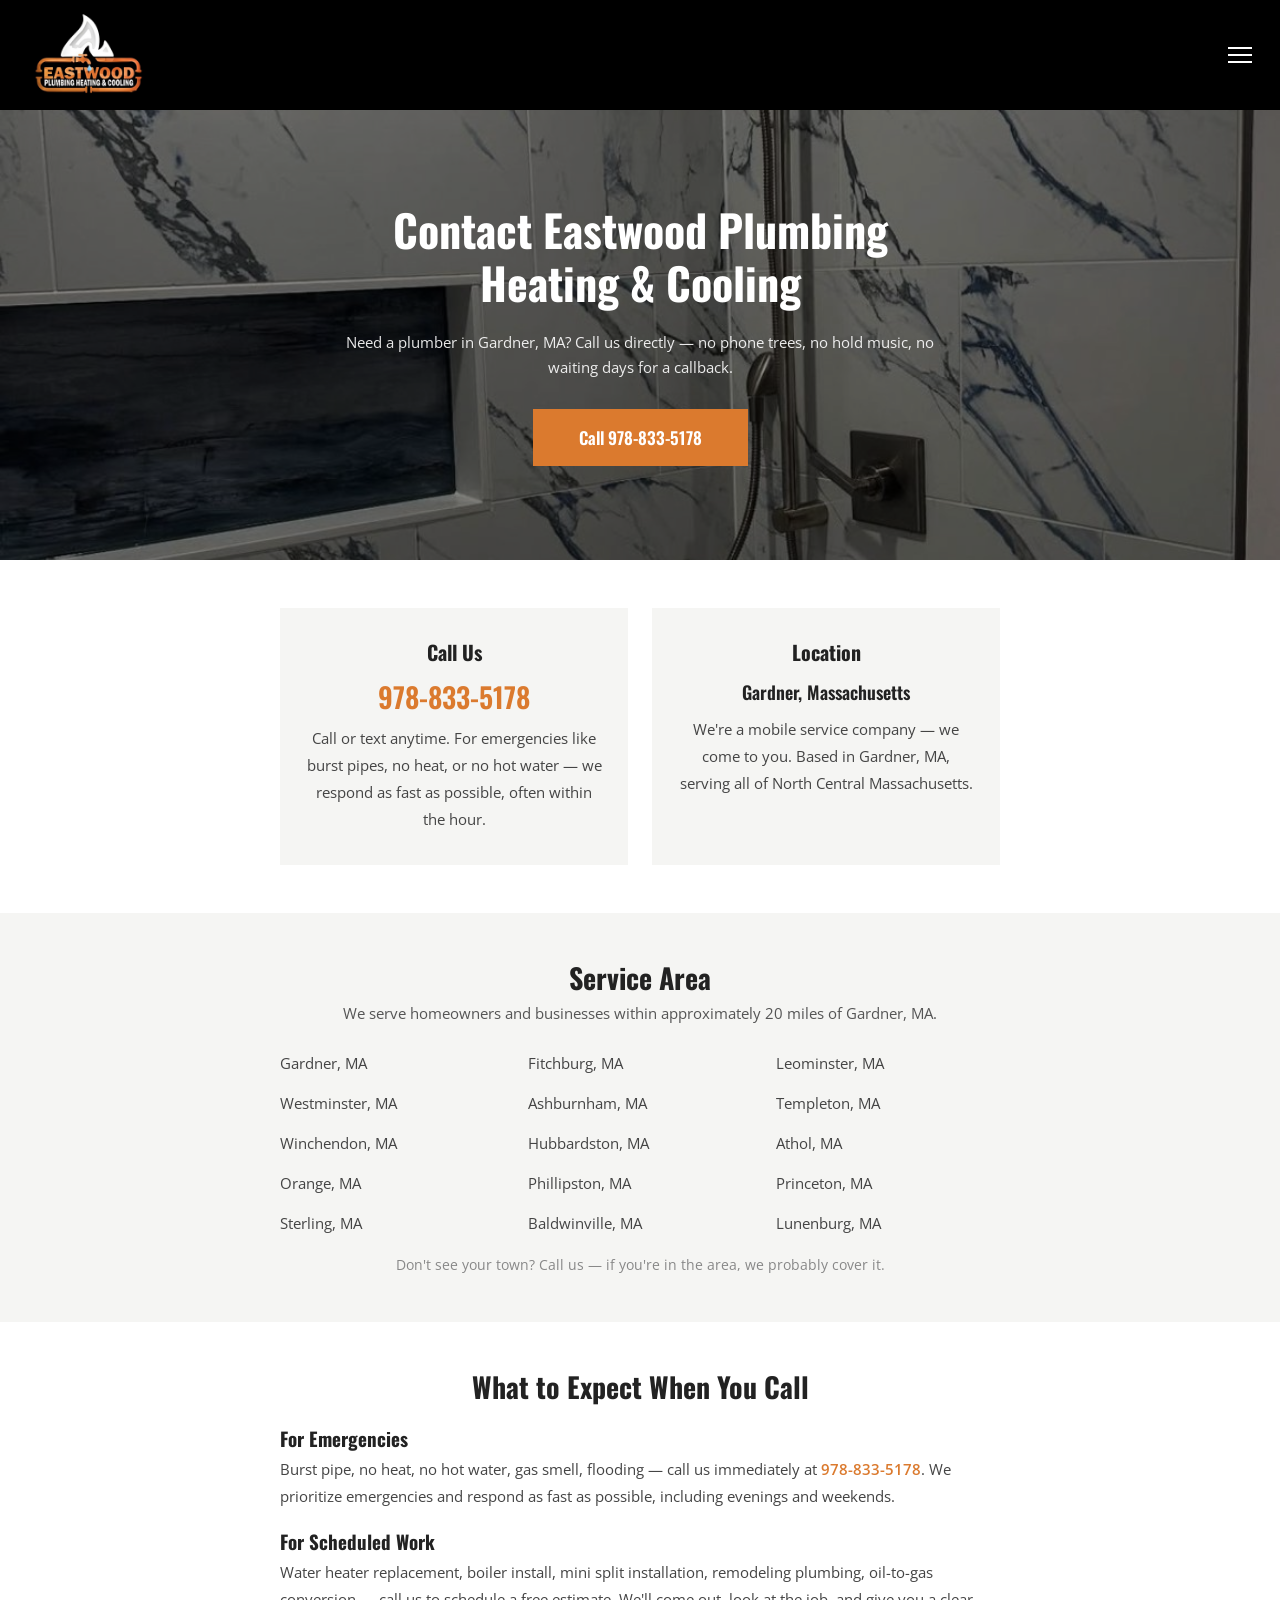
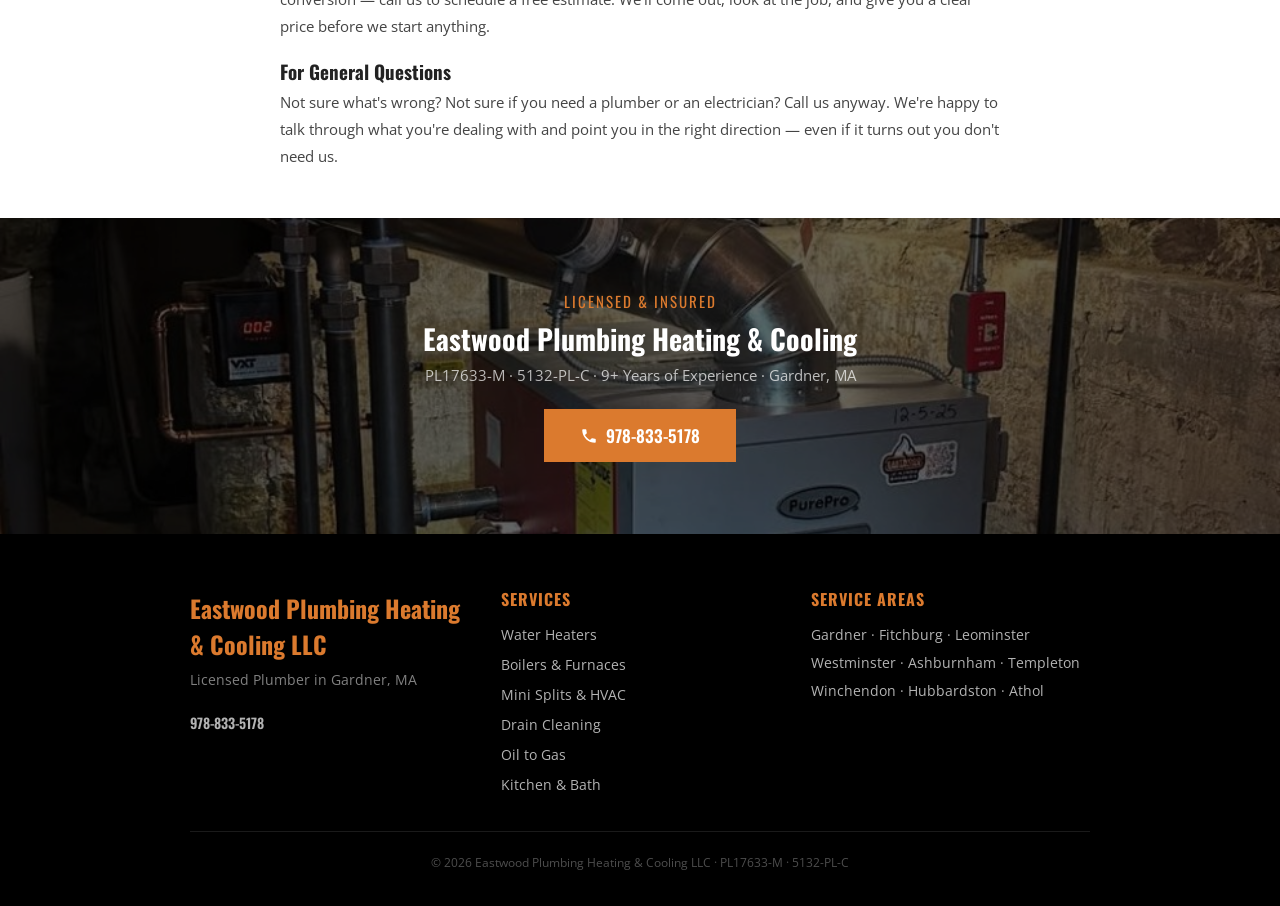
<file: contact.html>
<!DOCTYPE html>
<html lang="en">
<head>
  <meta charset="UTF-8">
  <meta name="viewport" content="width=device-width, initial-scale=1.0">
  <title>Contact Eastwood Plumbing Heating & Cooling | Gardner, MA</title>
  <meta name="description" content="Contact Eastwood Plumbing Heating & Cooling in Gardner, MA. Call 978-833-5178 for plumbing, heating, and cooling service. Serving Fitchburg, Leominster, Westminster & North Central MA.">
  <link rel="canonical" href="https://www.eastwoodphc.com/contact.html">
  <link rel="preconnect" href="https://fonts.googleapis.com">
  <link rel="preconnect" href="https://fonts.gstatic.com" crossorigin>
  <link href="https://fonts.googleapis.com/css2?family=Oswald:wght@400;500;600;700&family=Open+Sans:wght@400;600;700&display=swap" rel="stylesheet">
  <link rel="stylesheet" href="styles.css">
  <style>
    .hero-bg{background-image:url('images/hero.png');}
    .cta-bg{background-image:url('images/furnace-install.png');}
    .contact-grid{max-width:720px;margin:0 auto;display:grid;grid-template-columns:1fr;gap:24px;}
    .contact-card{background:#f5f5f3;padding:32px 24px;text-align:center;}
    .contact-card h3{font-family:'Oswald',sans-serif;font-size:20px;margin-bottom:12px;}
    .contact-card p{font-size:15px;color:#444;line-height:1.8;}
    .contact-card a{color:#db7a2e;font-weight:600;}
    .contact-phone{font-family:'Oswald',sans-serif;font-size:28px;font-weight:700;color:#db7a2e;display:block;margin:8px 0;}
    .area-list{max-width:720px;margin:0 auto;display:grid;grid-template-columns:1fr 1fr;gap:8px 24px;}
    .area-list span{font-size:15px;color:#444;padding:6px 0;}
    @media(min-width:600px){.contact-grid{grid-template-columns:1fr 1fr;}.area-list{grid-template-columns:1fr 1fr 1fr;}}
  </style>
</head>
<body>
  <header class="header">
    <a href="index.html"><img class="logo" src="images/eastwood-logo.png" alt="Eastwood Plumbing Heating & Cooling"></a>
    <button class="menu-btn" id="menuBtn" aria-label="Menu"><span></span><span></span><span></span></button>
  </header>
  <nav class="mobile-nav" id="nav">
    <a href="index.html">Home</a><a href="about.html">About</a><a href="index.html#services">Services</a><a href="contact.html">Contact</a><a href="tel:9788335178">Call Us</a>
  </nav>

  <section class="hero hero-service">
    <div class="hero-bg"></div>
    <div class="hero-content">
      <h1>Contact Eastwood Plumbing Heating & Cooling</h1>
      <p>Need a plumber in Gardner, MA? Call us directly — no phone trees, no hold music, no waiting days for a callback.</p>
      <a href="tel:9788335178" class="btn-gold">Call 978-833-5178</a>
    </div>
  </section>

  <section style="padding:48px 20px;">
    <div class="contact-grid">
      <div class="contact-card">
        <h3>Call Us</h3>
        <a href="tel:9788335178" class="contact-phone">978-833-5178</a>
        <p>Call or text anytime. For emergencies like burst pipes, no heat, or no hot water — we respond as fast as possible, often within the hour.</p>
      </div>
      <div class="contact-card">
        <h3>Location</h3>
        <p style="font-family:'Oswald',sans-serif;font-size:18px;font-weight:600;color:#222;margin-bottom:8px;">Gardner, Massachusetts</p>
        <p>We're a mobile service company — we come to you. Based in Gardner, MA, serving all of North Central Massachusetts.</p>
      </div>
    </div>
  </section>

  <section style="padding:48px 20px;background:#f5f5f3;">
    <div style="max-width:720px;margin:0 auto;text-align:center;">
      <h2 style="font-family:'Oswald',sans-serif;font-size:28px;margin-bottom:8px;">Service Area</h2>
      <p style="font-size:15px;color:#555;margin-bottom:24px;">We serve homeowners and businesses within approximately 20 miles of Gardner, MA.</p>
    </div>
    <div class="area-list">
      <span>Gardner, MA</span>
      <span>Fitchburg, MA</span>
      <span>Leominster, MA</span>
      <span>Westminster, MA</span>
      <span>Ashburnham, MA</span>
      <span>Templeton, MA</span>
      <span>Winchendon, MA</span>
      <span>Hubbardston, MA</span>
      <span>Athol, MA</span>
      <span>Orange, MA</span>
      <span>Phillipston, MA</span>
      <span>Princeton, MA</span>
      <span>Sterling, MA</span>
      <span>Baldwinville, MA</span>
      <span>Lunenburg, MA</span>
    </div>
    <p style="text-align:center;font-size:14px;color:#888;margin-top:16px;max-width:720px;margin-left:auto;margin-right:auto;">Don't see your town? Call us — if you're in the area, we probably cover it.</p>
  </section>

  <section style="padding:48px 20px;">
    <div style="max-width:720px;margin:0 auto;">
      <h2 style="font-family:'Oswald',sans-serif;font-size:28px;margin-bottom:24px;text-align:center;">What to Expect When You Call</h2>
      <div style="display:flex;flex-direction:column;gap:20px;">
        <div>
          <h3 style="font-family:'Oswald',sans-serif;font-size:19px;margin-bottom:6px;">For Emergencies</h3>
          <p style="font-size:15px;color:#444;line-height:1.8;">Burst pipe, no heat, no hot water, gas smell, flooding — call us immediately at <a href="tel:9788335178" style="color:#db7a2e;font-weight:600;">978-833-5178</a>. We prioritize emergencies and respond as fast as possible, including evenings and weekends.</p>
        </div>
        <div>
          <h3 style="font-family:'Oswald',sans-serif;font-size:19px;margin-bottom:6px;">For Scheduled Work</h3>
          <p style="font-size:15px;color:#444;line-height:1.8;">Water heater replacement, boiler install, mini split installation, remodeling plumbing, oil-to-gas conversion — call us to schedule a free estimate. We'll come out, look at the job, and give you a clear price before we start anything.</p>
        </div>
        <div>
          <h3 style="font-family:'Oswald',sans-serif;font-size:19px;margin-bottom:6px;">For General Questions</h3>
          <p style="font-size:15px;color:#444;line-height:1.8;">Not sure what's wrong? Not sure if you need a plumber or an electrician? Call us anyway. We're happy to talk through what you're dealing with and point you in the right direction — even if it turns out you don't need us.</p>
        </div>
      </div>
    </div>
  </section>

  <section class="cta">
    <div class="cta-bg"></div>
    <div class="cta-content">
      <div class="eyebrow">Licensed & Insured</div>
      <h2>Eastwood Plumbing Heating & Cooling</h2>
      <p class="sub">PL17633-M · 5132-PL-C · 9+ Years of Experience · Gardner, MA</p>
      <a href="tel:9788335178" class="btn-gold-outline">
        <svg width="18" height="18" viewBox="0 0 24 24" fill="#fff"><path d="M6.62 10.79c1.44 2.83 3.76 5.14 6.59 6.59l2.2-2.2c.27-.27.67-.36 1.02-.24 1.12.37 2.33.57 3.57.57.55 0 1 .45 1 1V20c0 .55-.45 1-1 1-9.39 0-17-7.61-17-17 0-.55.45-1 1-1h3.5c.55 0 1 .45 1 1 0 1.25.2 2.45.57 3.57.11.35.03.74-.25 1.02l-2.2 2.2z"/></svg>
        978-833-5178
      </a>
    </div>
  </section>

  <footer class="footer">
    <div class="footer-inner">
      <div class="footer-col">
        <div class="footer-brand">Eastwood Plumbing Heating &amp; Cooling LLC</div>
        <div class="footer-tagline">Licensed Plumber in Gardner, MA</div>
        <a href="tel:9788335178" class="footer-phone">978-833-5178</a>
      </div>
      <div class="footer-col">
        <h4>Services</h4>
        <div class="footer-services-list">
          <a href="services/water-heaters.html">Water Heaters</a>
          <a href="services/boilers-furnaces.html">Boilers &amp; Furnaces</a>
          <a href="services/mini-splits-hvac.html">Mini Splits &amp; HVAC</a>
          <a href="services/drain-cleaning.html">Drain Cleaning</a>
          <a href="services/oil-to-gas.html">Oil to Gas</a>
          <a href="services/kitchen-bath-remodeling.html">Kitchen &amp; Bath</a>
        </div>
      </div>
      <div class="footer-col">
        <h4>Service Areas</h4>
        <p>Gardner · Fitchburg · Leominster<br>Westminster · Ashburnham · Templeton<br>Winchendon · Hubbardston · Athol</p>
      </div>
    </div>
    <div class="footer-bottom">&copy; 2026 Eastwood Plumbing Heating &amp; Cooling LLC · PL17633-M · 5132-PL-C</div>
  </footer>

  <script>document.getElementById('menuBtn').addEventListener('click',function(){document.getElementById('nav').classList.toggle('open')});document.querySelectorAll('#nav a').forEach(function(a){a.addEventListener('click',function(){document.getElementById('nav').classList.remove('open')})});</script>
</body>
</html>
</file>
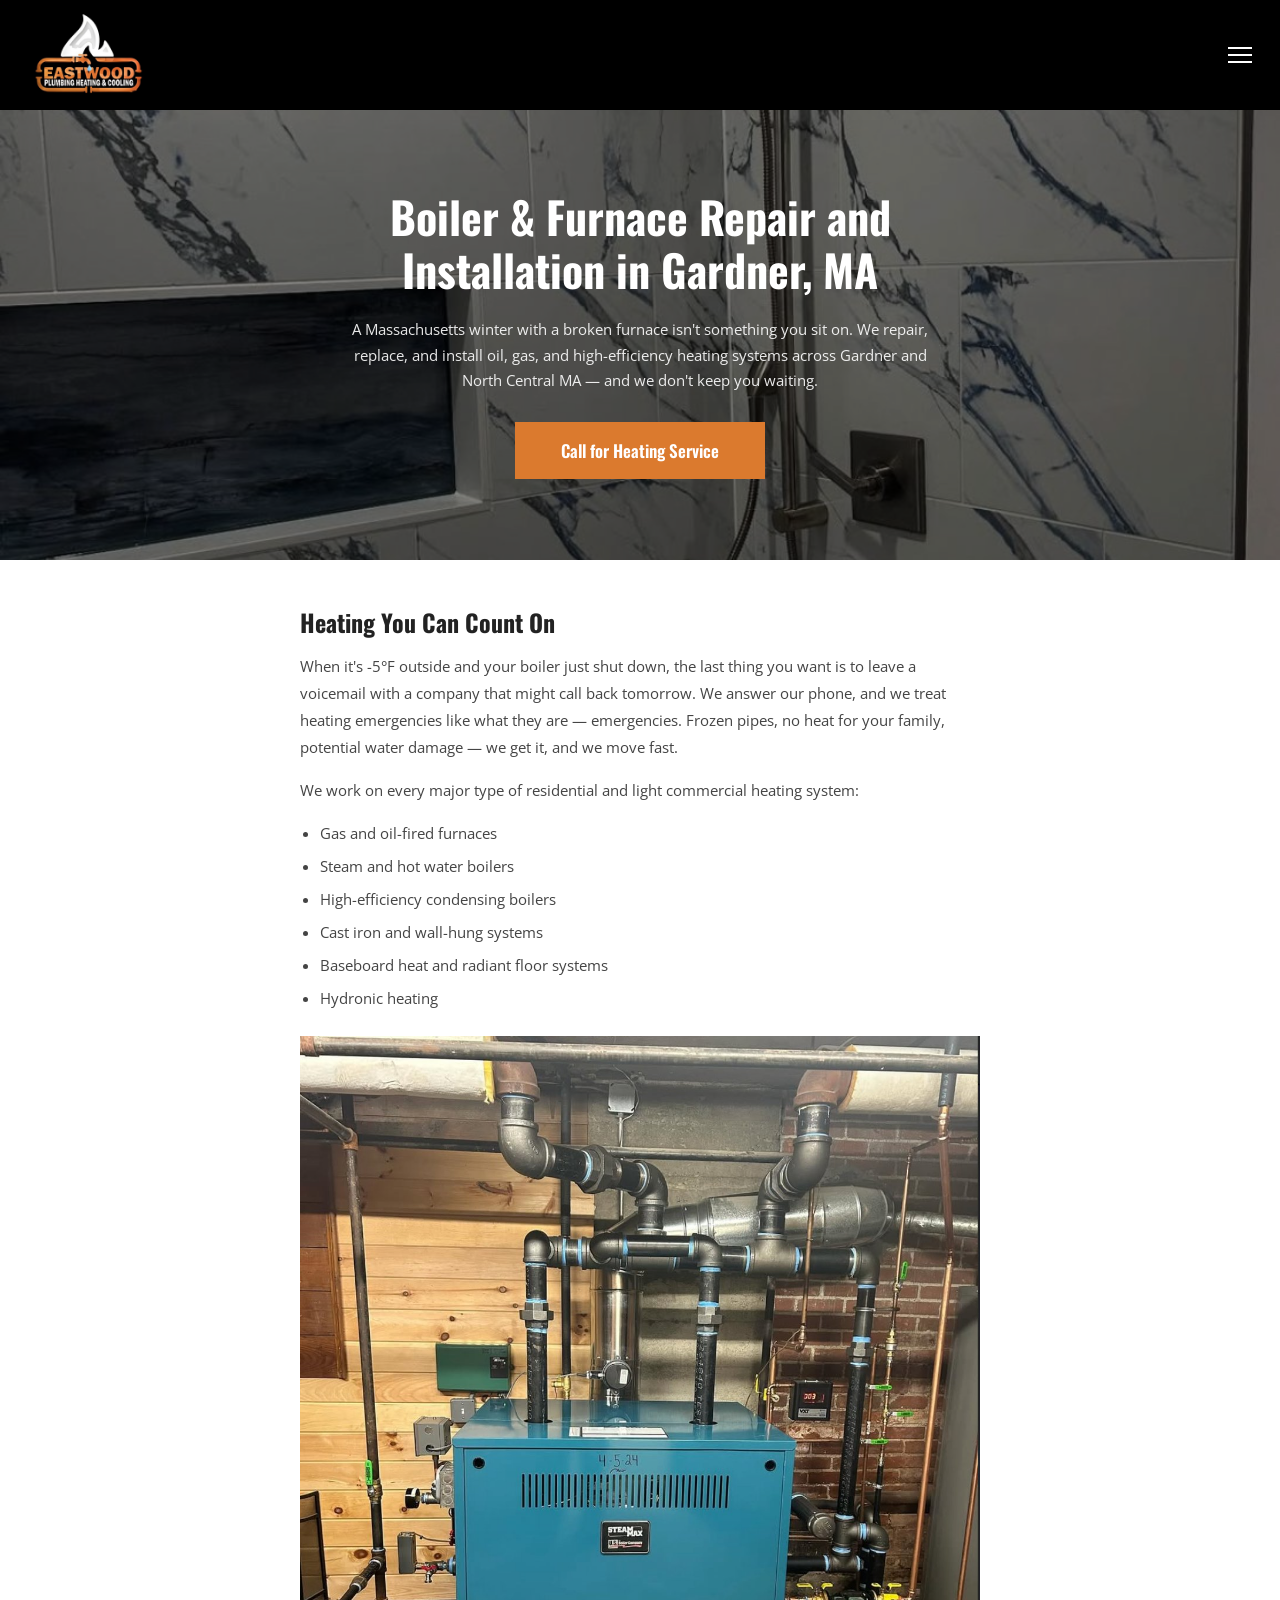
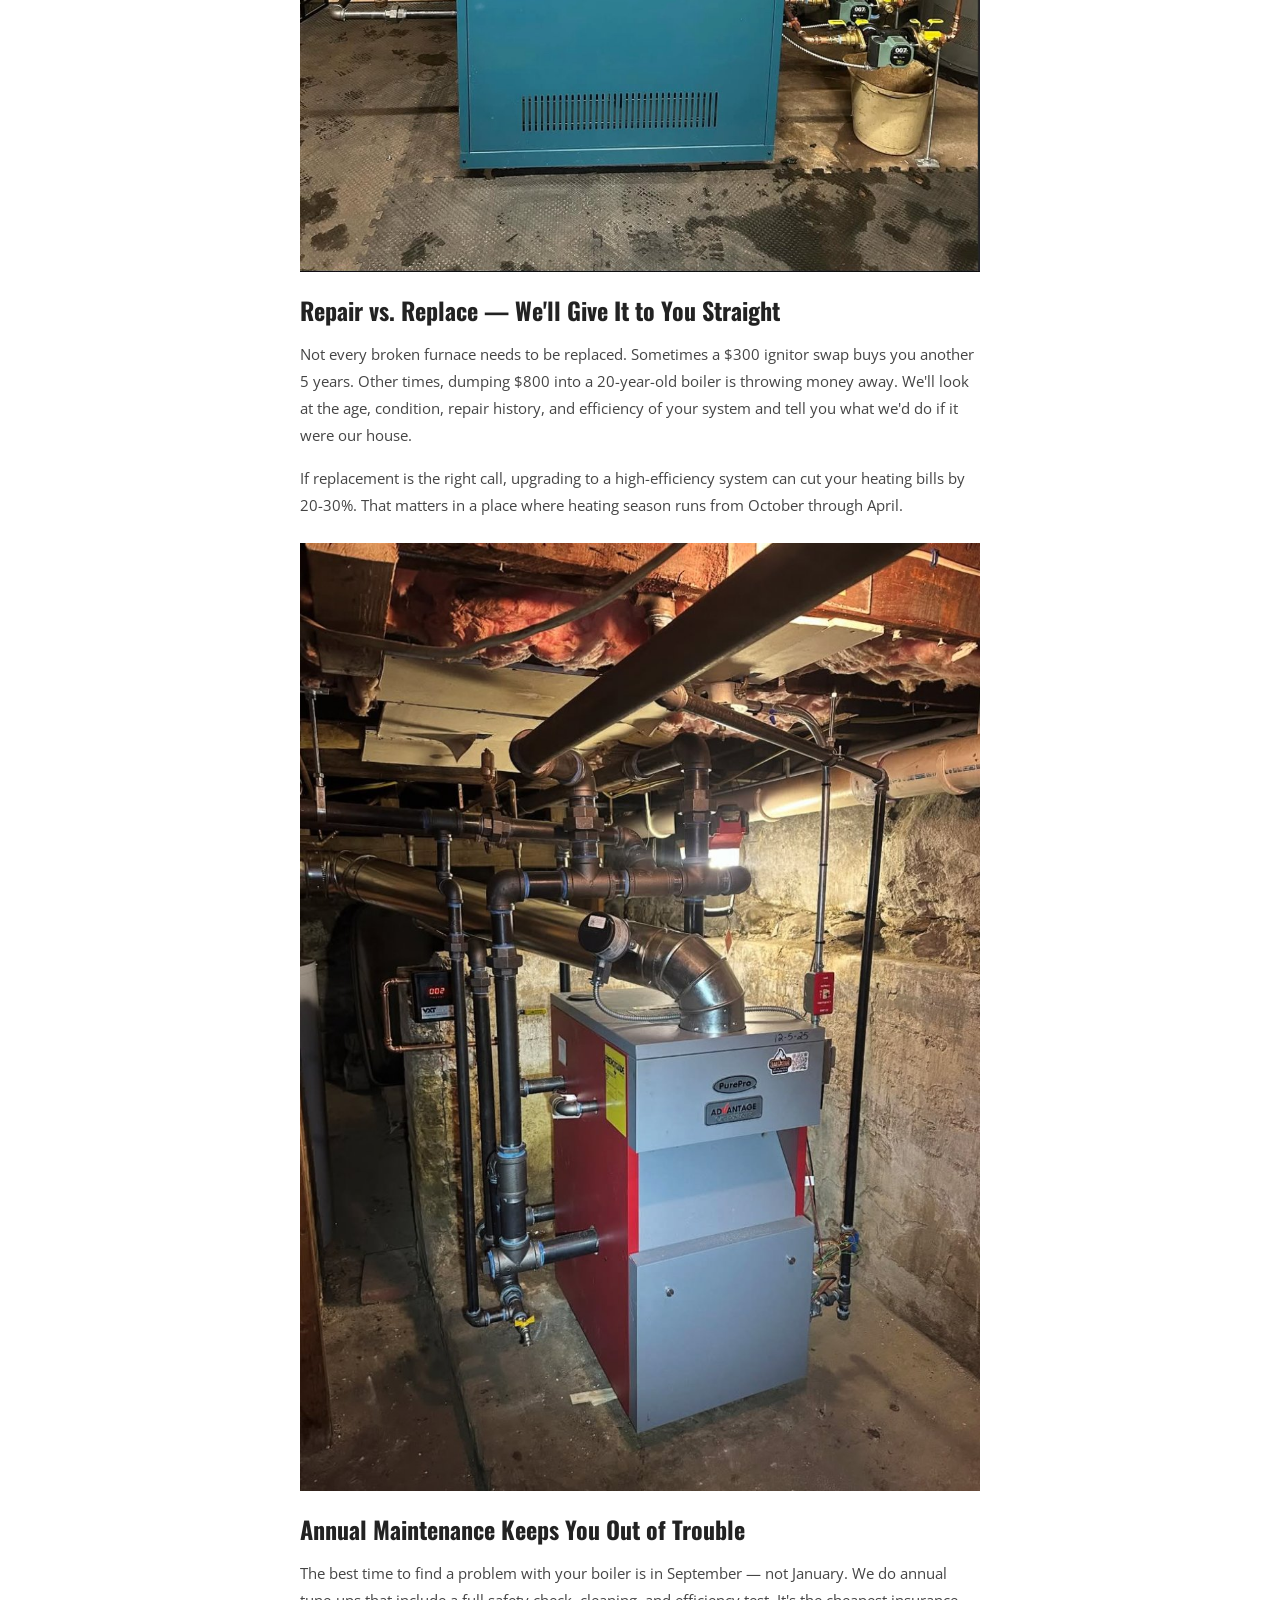
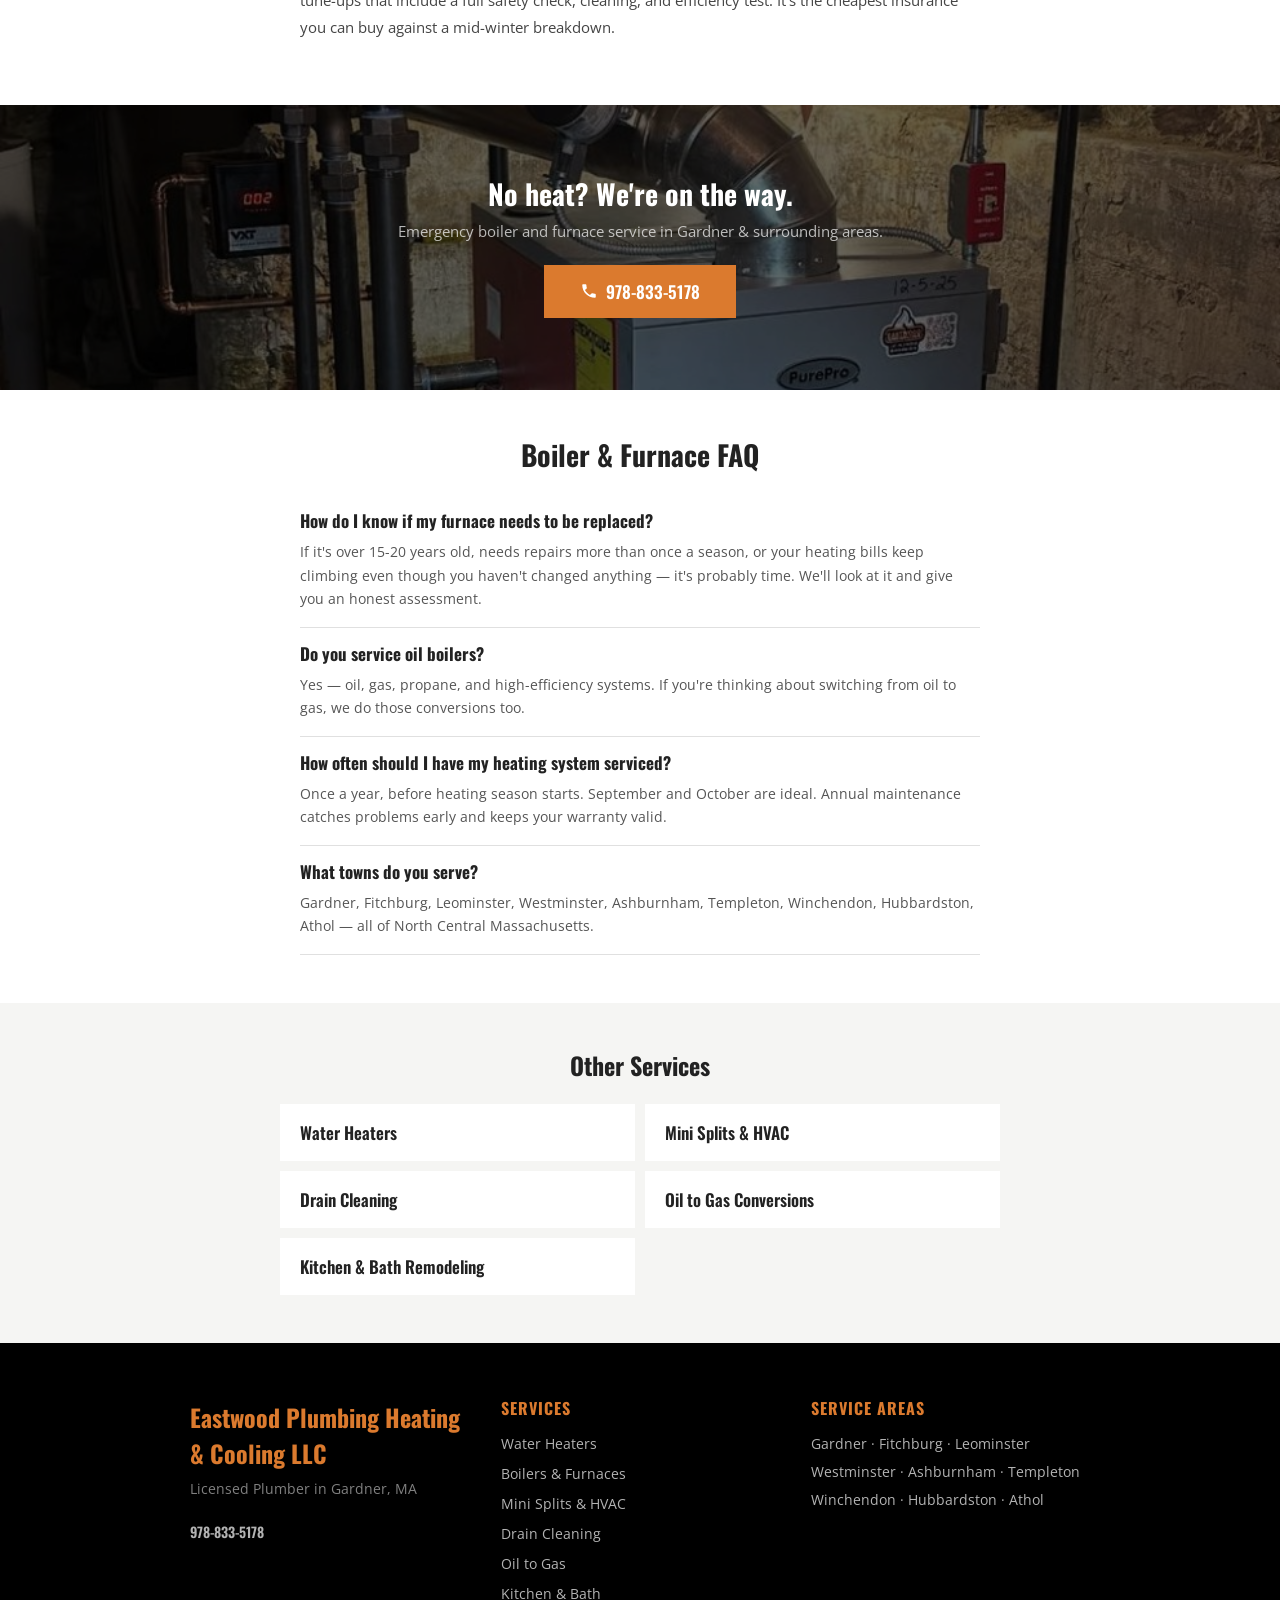
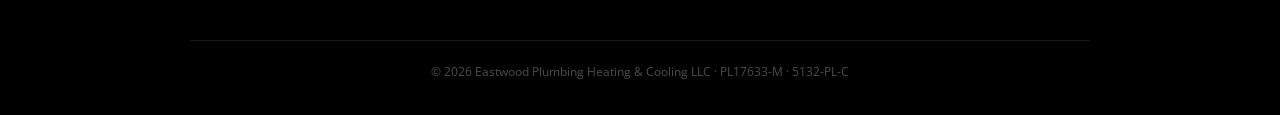
<file: services/boilers-furnaces.html>
<!DOCTYPE html>
<html lang="en">
<head>
  <meta charset="UTF-8">
  <meta name="viewport" content="width=device-width, initial-scale=1.0">
  <title>Boiler & Furnace Repair & Installation | Gardner, MA | Eastwood PHC</title>
  <meta name="description" content="Boiler and furnace installation, repair & replacement in Gardner, MA. Oil, gas & high-efficiency heating systems. Serving North Central MA. Call 978-833-5178.">
  <link rel="canonical" href="https://www.eastwoodphc.com/services/boilers-furnaces.html">
  <link rel="preconnect" href="https://fonts.googleapis.com">
  <link rel="preconnect" href="https://fonts.gstatic.com" crossorigin>
  <link href="https://fonts.googleapis.com/css2?family=Oswald:wght@400;500;600;700&family=Open+Sans:wght@400;600;700&display=swap" rel="stylesheet">
  <link rel="stylesheet" href="../styles.css">
  <style>.hero-bg{background-image:url('../images/hero.png');}.cta-bg{background-image:url('../images/furnace-install.png');}</style>
</head>
<body>
  <header class="header"><a href="../index.html"><img class="logo" src="../images/eastwood-logo.png" alt="Eastwood Plumbing Heating & Cooling"></a><button class="menu-btn" id="menuBtn" aria-label="Menu"><span></span><span></span><span></span></button></header>
  <nav class="mobile-nav" id="nav"><a href="../index.html">Home</a><a href="../about.html">About</a><a href="../index.html#services">Services</a><a href="../contact.html">Contact</a><a href="tel:9788335178">Call Us</a></nav>

  <section class="hero hero-service">
    <div class="hero-bg"></div>
    <div class="hero-content">
      <h1>Boiler & Furnace Repair and Installation in Gardner, MA</h1>
      <p>A Massachusetts winter with a broken furnace isn't something you sit on. We repair, replace, and install oil, gas, and high-efficiency heating systems across Gardner and North Central MA — and we don't keep you waiting.</p>
      <a href="tel:9788335178" class="btn-gold">Call for Heating Service</a>
    </div>
  </section>

  <section class="svc-detail">
    <h2>Heating You Can Count On</h2>
    <p>When it's -5°F outside and your boiler just shut down, the last thing you want is to leave a voicemail with a company that might call back tomorrow. We answer our phone, and we treat heating emergencies like what they are — emergencies. Frozen pipes, no heat for your family, potential water damage — we get it, and we move fast.</p>
    <p>We work on every major type of residential and light commercial heating system:</p>
    <ul>
      <li>Gas and oil-fired furnaces</li>
      <li>Steam and hot water boilers</li>
      <li>High-efficiency condensing boilers</li>
      <li>Cast iron and wall-hung systems</li>
      <li>Baseboard heat and radiant floor systems</li>
      <li>Hydronic heating</li>
    </ul>

    <img src="../images/steammax-boiler.png" alt="SteamMax steam boiler installed by Eastwood Plumbing in Gardner, MA">

    <h2>Repair vs. Replace — We'll Give It to You Straight</h2>
    <p>Not every broken furnace needs to be replaced. Sometimes a $300 ignitor swap buys you another 5 years. Other times, dumping $800 into a 20-year-old boiler is throwing money away. We'll look at the age, condition, repair history, and efficiency of your system and tell you what we'd do if it were our house.</p>
    <p>If replacement is the right call, upgrading to a high-efficiency system can cut your heating bills by 20-30%. That matters in a place where heating season runs from October through April.</p>

    <img src="../images/furnace-install.png" alt="PurePro Advantage furnace installed by Eastwood Plumbing in Gardner, MA">

    <h2>Annual Maintenance Keeps You Out of Trouble</h2>
    <p>The best time to find a problem with your boiler is in September — not January. We do annual tune-ups that include a full safety check, cleaning, and efficiency test. It's the cheapest insurance you can buy against a mid-winter breakdown.</p>
  </section>

  <section class="cta">
    <div class="cta-bg"></div>
    <div class="cta-content">
      <h2>No heat? We're on the way.</h2>
      <p class="sub">Emergency boiler and furnace service in Gardner & surrounding areas.</p>
      <a href="tel:9788335178" class="btn-gold-outline"><svg width="18" height="18" viewBox="0 0 24 24" fill="#fff"><path d="M6.62 10.79c1.44 2.83 3.76 5.14 6.59 6.59l2.2-2.2c.27-.27.67-.36 1.02-.24 1.12.37 2.33.57 3.57.57.55 0 1 .45 1 1V20c0 .55-.45 1-1 1-9.39 0-17-7.61-17-17 0-.55.45-1 1-1h3.5c.55 0 1 .45 1 1 0 1.25.2 2.45.57 3.57.11.35.03.74-.25 1.02l-2.2 2.2z"/></svg> 978-833-5178</a>
    </div>
  </section>

  <section class="faq">
    <h2>Boiler & Furnace FAQ</h2>
    <div class="faq-item"><h3>How do I know if my furnace needs to be replaced?</h3><p>If it's over 15-20 years old, needs repairs more than once a season, or your heating bills keep climbing even though you haven't changed anything — it's probably time. We'll look at it and give you an honest assessment.</p></div>
    <div class="faq-item"><h3>Do you service oil boilers?</h3><p>Yes — oil, gas, propane, and high-efficiency systems. If you're thinking about switching from oil to gas, we do those conversions too.</p></div>
    <div class="faq-item"><h3>How often should I have my heating system serviced?</h3><p>Once a year, before heating season starts. September and October are ideal. Annual maintenance catches problems early and keeps your warranty valid.</p></div>
    <div class="faq-item"><h3>What towns do you serve?</h3><p>Gardner, Fitchburg, Leominster, Westminster, Ashburnham, Templeton, Winchendon, Hubbardston, Athol — all of North Central Massachusetts.</p></div>
  </section>

  <section class="other-services"><h2>Other Services</h2><div class="other-services-list"><a href="water-heaters.html">Water Heaters</a><a href="mini-splits-hvac.html">Mini Splits & HVAC</a><a href="drain-cleaning.html">Drain Cleaning</a><a href="oil-to-gas.html">Oil to Gas Conversions</a><a href="kitchen-bath-remodeling.html">Kitchen & Bath Remodeling</a></div></section>

  <footer class="footer">
    <div class="footer-inner">
      <div class="footer-col">
        <div class="footer-brand">Eastwood Plumbing Heating &amp; Cooling LLC</div>
        <div class="footer-tagline">Licensed Plumber in Gardner, MA</div>
        <a href="tel:9788335178" class="footer-phone">978-833-5178</a>
      </div>
      <div class="footer-col">
        <h4>Services</h4>
        <div class="footer-services-list">
          <a href="water-heaters.html">Water Heaters</a>
          <a href="boilers-furnaces.html">Boilers &amp; Furnaces</a>
          <a href="mini-splits-hvac.html">Mini Splits &amp; HVAC</a>
          <a href="drain-cleaning.html">Drain Cleaning</a>
          <a href="oil-to-gas.html">Oil to Gas</a>
          <a href="kitchen-bath-remodeling.html">Kitchen &amp; Bath</a>
        </div>
      </div>
      <div class="footer-col">
        <h4>Service Areas</h4>
        <p>Gardner · Fitchburg · Leominster<br>Westminster · Ashburnham · Templeton<br>Winchendon · Hubbardston · Athol</p>
      </div>
    </div>
    <div class="footer-bottom">&copy; 2026 Eastwood Plumbing Heating &amp; Cooling LLC · PL17633-M · 5132-PL-C</div>
  </footer>
  <script>document.getElementById("menuBtn").addEventListener("click",function(){document.getElementById("nav").classList.toggle("open")});document.querySelectorAll("#nav a").forEach(function(a){a.addEventListener("click",function(){document.getElementById("nav").classList.remove("open")})});</script>
</body>
</html>
</file>
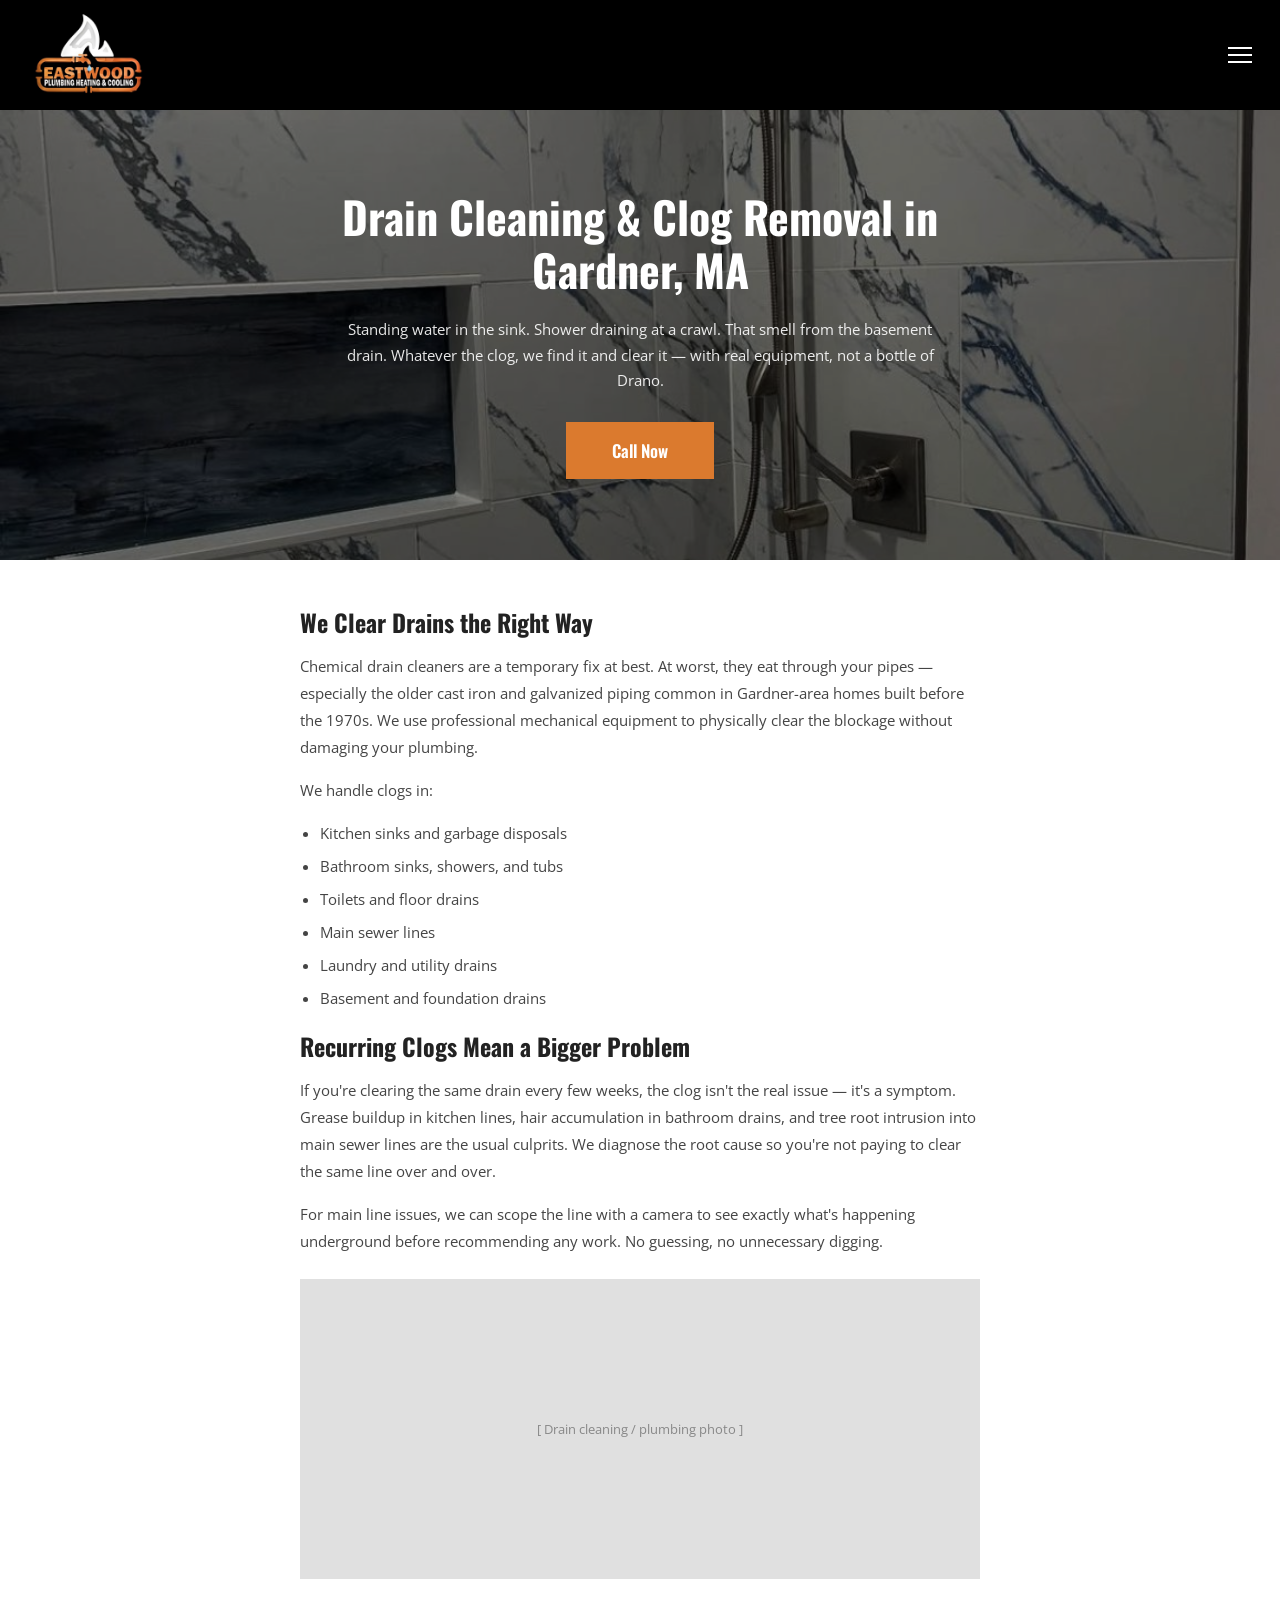
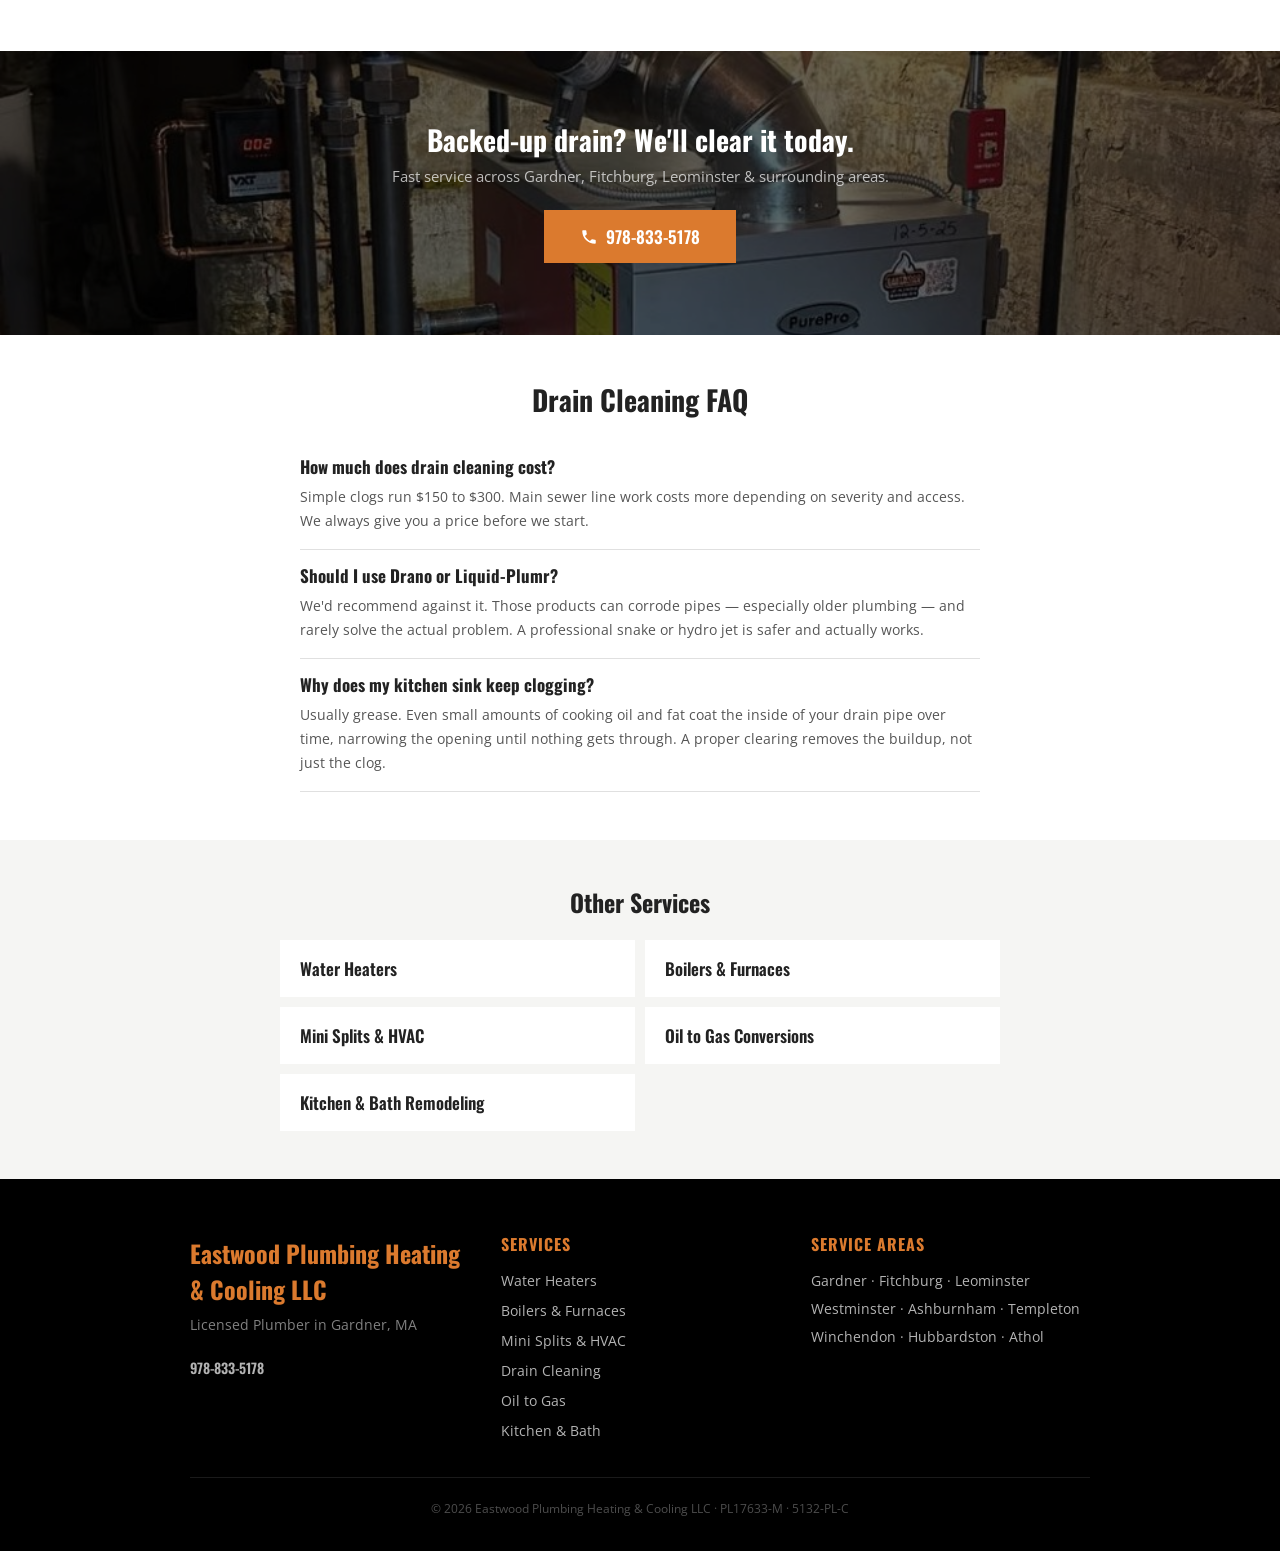
<file: services/drain-cleaning.html>
<!DOCTYPE html>
<html lang="en">
<head>
  <meta charset="UTF-8">
  <meta name="viewport" content="width=device-width, initial-scale=1.0">
  <title>Drain Cleaning & Clog Removal | Gardner, MA | Eastwood PHC</title>
  <meta name="description" content="Professional drain cleaning in Gardner, MA. Kitchen, bathroom & main line clogs cleared fast. No chemicals. Serving Fitchburg, Leominster & North Central MA. Call 978-833-5178.">
  <link rel="canonical" href="https://www.eastwoodphc.com/services/drain-cleaning.html">
  <link rel="preconnect" href="https://fonts.googleapis.com"><link rel="preconnect" href="https://fonts.gstatic.com" crossorigin>
  <link href="https://fonts.googleapis.com/css2?family=Oswald:wght@400;500;600;700&family=Open+Sans:wght@400;600;700&display=swap" rel="stylesheet">
  <link rel="stylesheet" href="../styles.css">
  <style>.hero-bg{background-image:url('../images/hero.png');}.cta-bg{background-image:url('../images/furnace-install.png');}</style>
</head>
<body>
  <header class="header"><a href="../index.html"><img class="logo" src="../images/eastwood-logo.png" alt="Eastwood Plumbing Heating & Cooling"></a><button class="menu-btn" id="menuBtn" aria-label="Menu"><span></span><span></span><span></span></button></header>
  <nav class="mobile-nav" id="nav"><a href="../index.html">Home</a><a href="../about.html">About</a><a href="../index.html#services">Services</a><a href="../contact.html">Contact</a><a href="tel:9788335178">Call Us</a></nav>

  <section class="hero hero-service">
    <div class="hero-bg"></div>
    <div class="hero-content">
      <h1>Drain Cleaning & Clog Removal in Gardner, MA</h1>
      <p>Standing water in the sink. Shower draining at a crawl. That smell from the basement drain. Whatever the clog, we find it and clear it — with real equipment, not a bottle of Drano.</p>
      <a href="tel:9788335178" class="btn-gold">Call Now</a>
    </div>
  </section>

  <section class="svc-detail">
    <h2>We Clear Drains the Right Way</h2>
    <p>Chemical drain cleaners are a temporary fix at best. At worst, they eat through your pipes — especially the older cast iron and galvanized piping common in Gardner-area homes built before the 1970s. We use professional mechanical equipment to physically clear the blockage without damaging your plumbing.</p>
    <p>We handle clogs in:</p>
    <ul>
      <li>Kitchen sinks and garbage disposals</li>
      <li>Bathroom sinks, showers, and tubs</li>
      <li>Toilets and floor drains</li>
      <li>Main sewer lines</li>
      <li>Laundry and utility drains</li>
      <li>Basement and foundation drains</li>
    </ul>

    <h2>Recurring Clogs Mean a Bigger Problem</h2>
    <p>If you're clearing the same drain every few weeks, the clog isn't the real issue — it's a symptom. Grease buildup in kitchen lines, hair accumulation in bathroom drains, and tree root intrusion into main sewer lines are the usual culprits. We diagnose the root cause so you're not paying to clear the same line over and over.</p>
    <p>For main line issues, we can scope the line with a camera to see exactly what's happening underground before recommending any work. No guessing, no unnecessary digging.</p>

    <div class="img-slot" style="height:300px;margin:24px 0;">[ Drain cleaning / plumbing photo ]</div>
  </section>

  <section class="cta">
    <div class="cta-bg"></div>
    <div class="cta-content">
      <h2>Backed-up drain? We'll clear it today.</h2>
      <p class="sub">Fast service across Gardner, Fitchburg, Leominster & surrounding areas.</p>
      <a href="tel:9788335178" class="btn-gold-outline"><svg width="18" height="18" viewBox="0 0 24 24" fill="#fff"><path d="M6.62 10.79c1.44 2.83 3.76 5.14 6.59 6.59l2.2-2.2c.27-.27.67-.36 1.02-.24 1.12.37 2.33.57 3.57.57.55 0 1 .45 1 1V20c0 .55-.45 1-1 1-9.39 0-17-7.61-17-17 0-.55.45-1 1-1h3.5c.55 0 1 .45 1 1 0 1.25.2 2.45.57 3.57.11.35.03.74-.25 1.02l-2.2 2.2z"/></svg> 978-833-5178</a>
    </div>
  </section>

  <section class="faq">
    <h2>Drain Cleaning FAQ</h2>
    <div class="faq-item"><h3>How much does drain cleaning cost?</h3><p>Simple clogs run $150 to $300. Main sewer line work costs more depending on severity and access. We always give you a price before we start.</p></div>
    <div class="faq-item"><h3>Should I use Drano or Liquid-Plumr?</h3><p>We'd recommend against it. Those products can corrode pipes — especially older plumbing — and rarely solve the actual problem. A professional snake or hydro jet is safer and actually works.</p></div>
    <div class="faq-item"><h3>Why does my kitchen sink keep clogging?</h3><p>Usually grease. Even small amounts of cooking oil and fat coat the inside of your drain pipe over time, narrowing the opening until nothing gets through. A proper clearing removes the buildup, not just the clog.</p></div>
  </section>

  <section class="other-services"><h2>Other Services</h2><div class="other-services-list"><a href="water-heaters.html">Water Heaters</a><a href="boilers-furnaces.html">Boilers & Furnaces</a><a href="mini-splits-hvac.html">Mini Splits & HVAC</a><a href="oil-to-gas.html">Oil to Gas Conversions</a><a href="kitchen-bath-remodeling.html">Kitchen & Bath Remodeling</a></div></section>
  <footer class="footer">
    <div class="footer-inner">
      <div class="footer-col">
        <div class="footer-brand">Eastwood Plumbing Heating &amp; Cooling LLC</div>
        <div class="footer-tagline">Licensed Plumber in Gardner, MA</div>
        <a href="tel:9788335178" class="footer-phone">978-833-5178</a>
      </div>
      <div class="footer-col">
        <h4>Services</h4>
        <div class="footer-services-list">
          <a href="water-heaters.html">Water Heaters</a>
          <a href="boilers-furnaces.html">Boilers &amp; Furnaces</a>
          <a href="mini-splits-hvac.html">Mini Splits &amp; HVAC</a>
          <a href="drain-cleaning.html">Drain Cleaning</a>
          <a href="oil-to-gas.html">Oil to Gas</a>
          <a href="kitchen-bath-remodeling.html">Kitchen &amp; Bath</a>
        </div>
      </div>
      <div class="footer-col">
        <h4>Service Areas</h4>
        <p>Gardner · Fitchburg · Leominster<br>Westminster · Ashburnham · Templeton<br>Winchendon · Hubbardston · Athol</p>
      </div>
    </div>
    <div class="footer-bottom">&copy; 2026 Eastwood Plumbing Heating &amp; Cooling LLC · PL17633-M · 5132-PL-C</div>
  </footer>
  <script>document.getElementById("menuBtn").addEventListener("click",function(){document.getElementById("nav").classList.toggle("open")});document.querySelectorAll("#nav a").forEach(function(a){a.addEventListener("click",function(){document.getElementById("nav").classList.remove("open")})});</script>
</body>
</html>
</file>
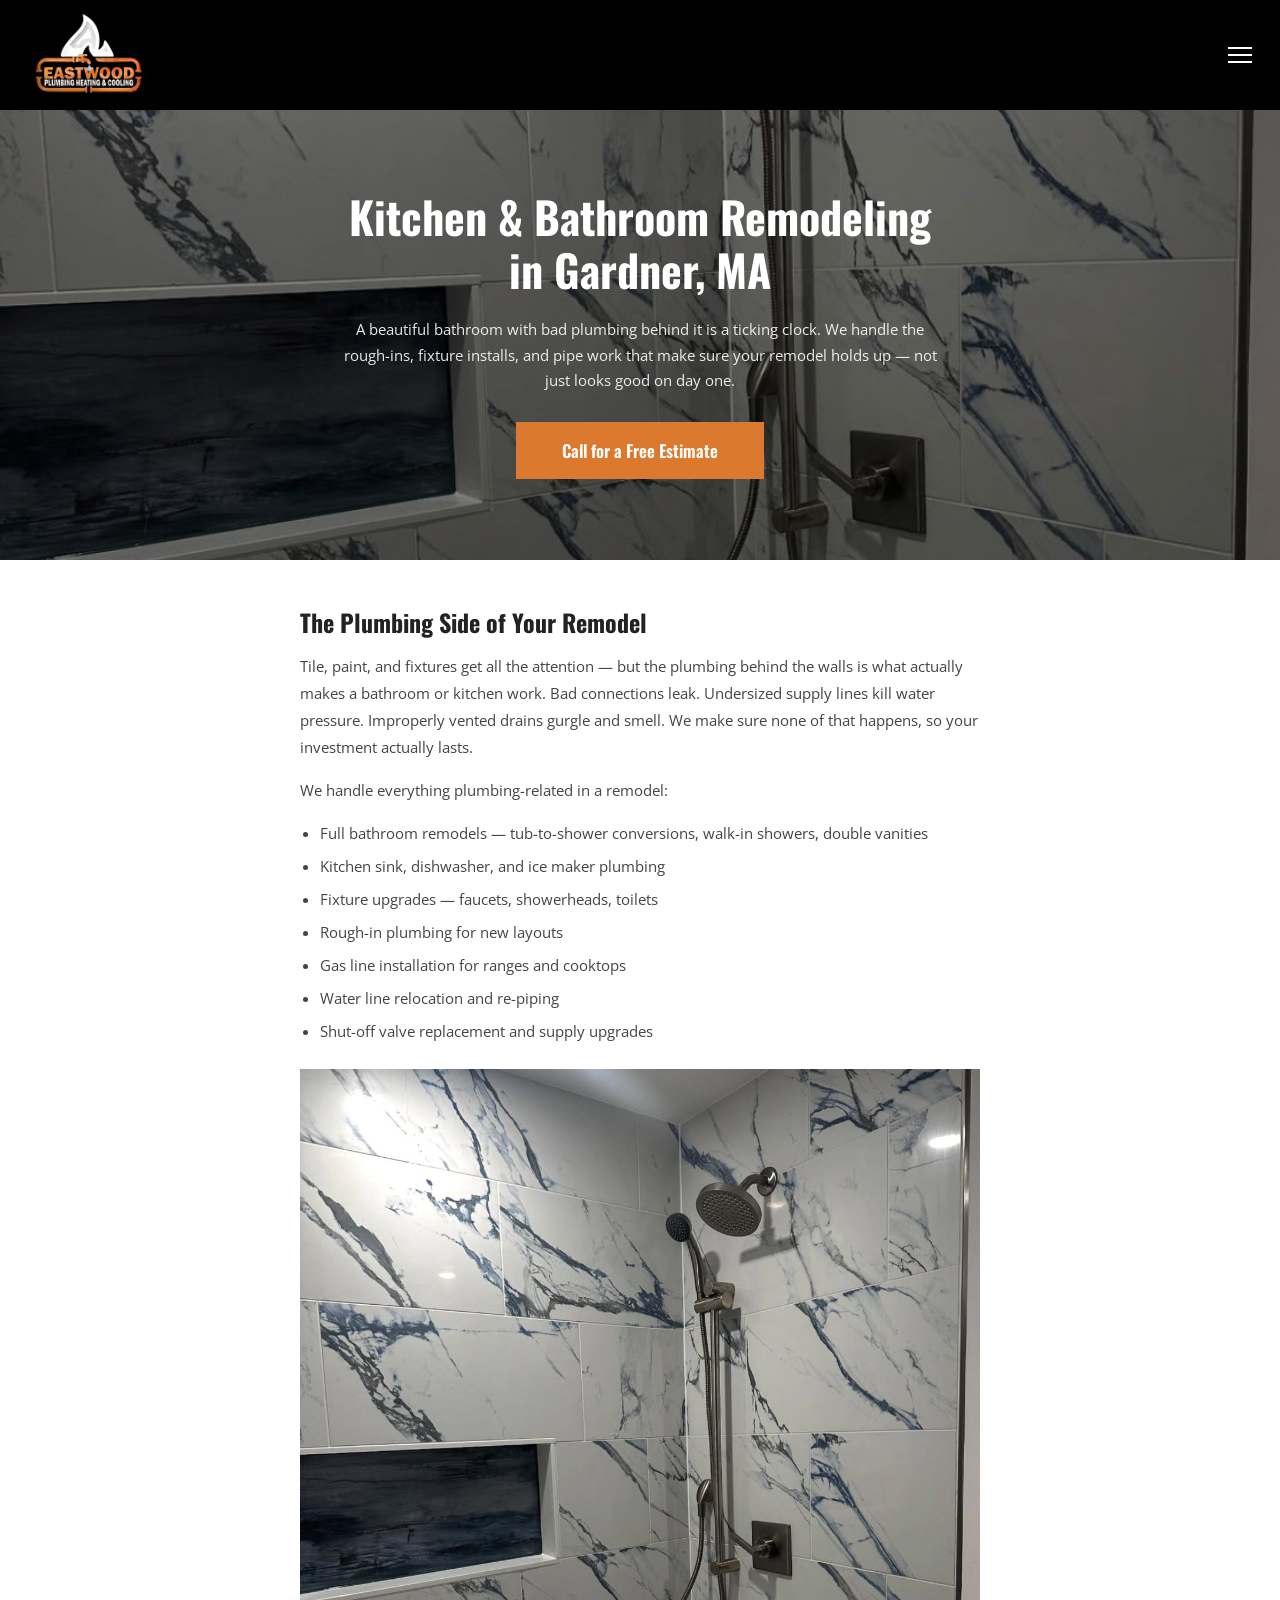
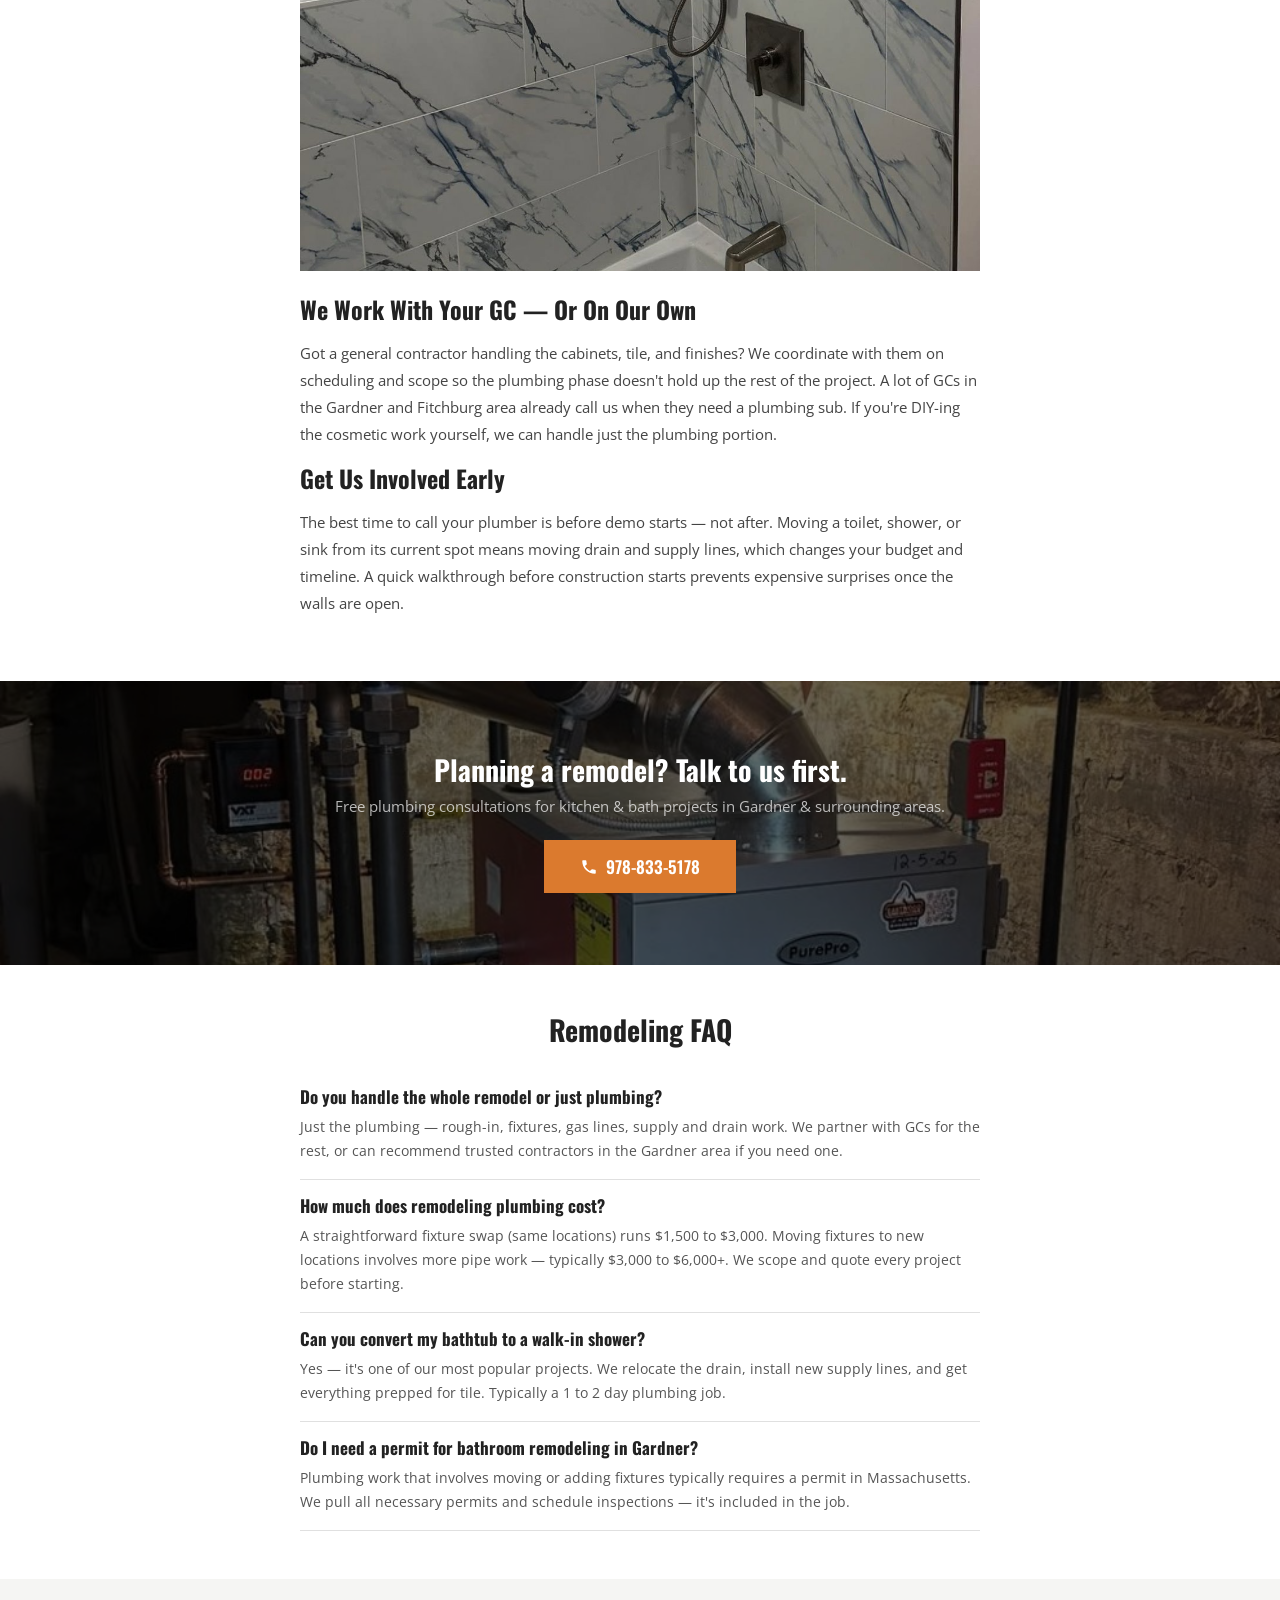
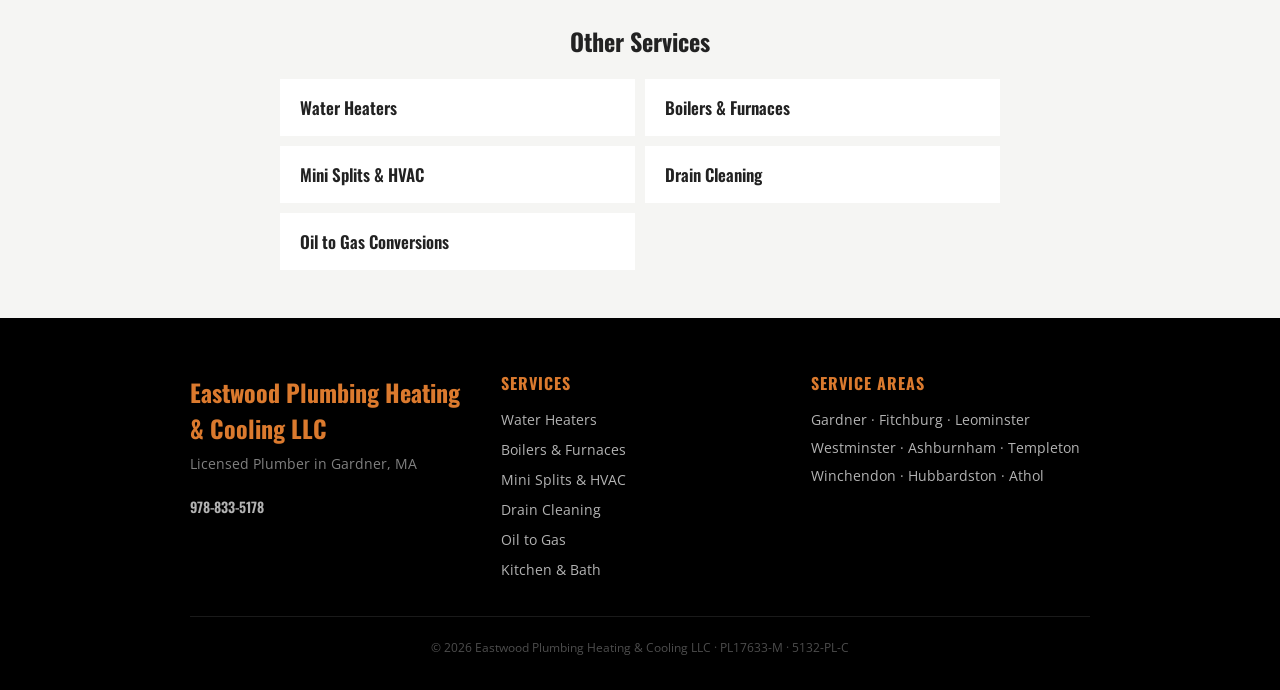
<file: services/kitchen-bath-remodeling.html>
<!DOCTYPE html>
<html lang="en">
<head>
  <meta charset="UTF-8">
  <meta name="viewport" content="width=device-width, initial-scale=1.0">
  <title>Kitchen & Bathroom Remodeling | Gardner, MA | Eastwood PHC</title>
  <meta name="description" content="Kitchen and bathroom remodeling plumbing in Gardner, MA. Fixture upgrades, tub-to-shower conversions, rough-ins & gas lines. Licensed plumber. Call 978-833-5178.">
  <link rel="canonical" href="https://www.eastwoodphc.com/services/kitchen-bath-remodeling.html">
  <link rel="preconnect" href="https://fonts.googleapis.com"><link rel="preconnect" href="https://fonts.gstatic.com" crossorigin>
  <link href="https://fonts.googleapis.com/css2?family=Oswald:wght@400;500;600;700&family=Open+Sans:wght@400;600;700&display=swap" rel="stylesheet">
  <link rel="stylesheet" href="../styles.css">
  <style>.hero-bg{background-image:url('../images/hero.png');}.cta-bg{background-image:url('../images/furnace-install.png');}</style>
</head>
<body>
  <header class="header"><a href="../index.html"><img class="logo" src="../images/eastwood-logo.png" alt="Eastwood Plumbing Heating & Cooling"></a><button class="menu-btn" id="menuBtn" aria-label="Menu"><span></span><span></span><span></span></button></header>
  <nav class="mobile-nav" id="nav"><a href="../index.html">Home</a><a href="../about.html">About</a><a href="../index.html#services">Services</a><a href="../contact.html">Contact</a><a href="tel:9788335178">Call Us</a></nav>

  <section class="hero hero-service">
    <div class="hero-bg"></div>
    <div class="hero-content">
      <h1>Kitchen & Bathroom Remodeling in Gardner, MA</h1>
      <p>A beautiful bathroom with bad plumbing behind it is a ticking clock. We handle the rough-ins, fixture installs, and pipe work that make sure your remodel holds up — not just looks good on day one.</p>
      <a href="tel:9788335178" class="btn-gold">Call for a Free Estimate</a>
    </div>
  </section>

  <section class="svc-detail">
    <h2>The Plumbing Side of Your Remodel</h2>
    <p>Tile, paint, and fixtures get all the attention — but the plumbing behind the walls is what actually makes a bathroom or kitchen work. Bad connections leak. Undersized supply lines kill water pressure. Improperly vented drains gurgle and smell. We make sure none of that happens, so your investment actually lasts.</p>
    <p>We handle everything plumbing-related in a remodel:</p>
    <ul>
      <li>Full bathroom remodels — tub-to-shower conversions, walk-in showers, double vanities</li>
      <li>Kitchen sink, dishwasher, and ice maker plumbing</li>
      <li>Fixture upgrades — faucets, showerheads, toilets</li>
      <li>Rough-in plumbing for new layouts</li>
      <li>Gas line installation for ranges and cooktops</li>
      <li>Water line relocation and re-piping</li>
      <li>Shut-off valve replacement and supply upgrades</li>
    </ul>

    <img src="../images/hero.png" alt="Marble tile bathroom remodel with custom shower niche - plumbing by Eastwood in Gardner, MA">

    <h2>We Work With Your GC — Or On Our Own</h2>
    <p>Got a general contractor handling the cabinets, tile, and finishes? We coordinate with them on scheduling and scope so the plumbing phase doesn't hold up the rest of the project. A lot of GCs in the Gardner and Fitchburg area already call us when they need a plumbing sub. If you're DIY-ing the cosmetic work yourself, we can handle just the plumbing portion.</p>

    <h2>Get Us Involved Early</h2>
    <p>The best time to call your plumber is before demo starts — not after. Moving a toilet, shower, or sink from its current spot means moving drain and supply lines, which changes your budget and timeline. A quick walkthrough before construction starts prevents expensive surprises once the walls are open.</p>
  </section>

  <section class="cta">
    <div class="cta-bg"></div>
    <div class="cta-content">
      <h2>Planning a remodel? Talk to us first.</h2>
      <p class="sub">Free plumbing consultations for kitchen & bath projects in Gardner & surrounding areas.</p>
      <a href="tel:9788335178" class="btn-gold-outline"><svg width="18" height="18" viewBox="0 0 24 24" fill="#fff"><path d="M6.62 10.79c1.44 2.83 3.76 5.14 6.59 6.59l2.2-2.2c.27-.27.67-.36 1.02-.24 1.12.37 2.33.57 3.57.57.55 0 1 .45 1 1V20c0 .55-.45 1-1 1-9.39 0-17-7.61-17-17 0-.55.45-1 1-1h3.5c.55 0 1 .45 1 1 0 1.25.2 2.45.57 3.57.11.35.03.74-.25 1.02l-2.2 2.2z"/></svg> 978-833-5178</a>
    </div>
  </section>

  <section class="faq">
    <h2>Remodeling FAQ</h2>
    <div class="faq-item"><h3>Do you handle the whole remodel or just plumbing?</h3><p>Just the plumbing — rough-in, fixtures, gas lines, supply and drain work. We partner with GCs for the rest, or can recommend trusted contractors in the Gardner area if you need one.</p></div>
    <div class="faq-item"><h3>How much does remodeling plumbing cost?</h3><p>A straightforward fixture swap (same locations) runs $1,500 to $3,000. Moving fixtures to new locations involves more pipe work — typically $3,000 to $6,000+. We scope and quote every project before starting.</p></div>
    <div class="faq-item"><h3>Can you convert my bathtub to a walk-in shower?</h3><p>Yes — it's one of our most popular projects. We relocate the drain, install new supply lines, and get everything prepped for tile. Typically a 1 to 2 day plumbing job.</p></div>
    <div class="faq-item"><h3>Do I need a permit for bathroom remodeling in Gardner?</h3><p>Plumbing work that involves moving or adding fixtures typically requires a permit in Massachusetts. We pull all necessary permits and schedule inspections — it's included in the job.</p></div>
  </section>

  <section class="other-services"><h2>Other Services</h2><div class="other-services-list"><a href="water-heaters.html">Water Heaters</a><a href="boilers-furnaces.html">Boilers & Furnaces</a><a href="mini-splits-hvac.html">Mini Splits & HVAC</a><a href="drain-cleaning.html">Drain Cleaning</a><a href="oil-to-gas.html">Oil to Gas Conversions</a></div></section>
  <footer class="footer">
    <div class="footer-inner">
      <div class="footer-col">
        <div class="footer-brand">Eastwood Plumbing Heating &amp; Cooling LLC</div>
        <div class="footer-tagline">Licensed Plumber in Gardner, MA</div>
        <a href="tel:9788335178" class="footer-phone">978-833-5178</a>
      </div>
      <div class="footer-col">
        <h4>Services</h4>
        <div class="footer-services-list">
          <a href="water-heaters.html">Water Heaters</a>
          <a href="boilers-furnaces.html">Boilers &amp; Furnaces</a>
          <a href="mini-splits-hvac.html">Mini Splits &amp; HVAC</a>
          <a href="drain-cleaning.html">Drain Cleaning</a>
          <a href="oil-to-gas.html">Oil to Gas</a>
          <a href="kitchen-bath-remodeling.html">Kitchen &amp; Bath</a>
        </div>
      </div>
      <div class="footer-col">
        <h4>Service Areas</h4>
        <p>Gardner · Fitchburg · Leominster<br>Westminster · Ashburnham · Templeton<br>Winchendon · Hubbardston · Athol</p>
      </div>
    </div>
    <div class="footer-bottom">&copy; 2026 Eastwood Plumbing Heating &amp; Cooling LLC · PL17633-M · 5132-PL-C</div>
  </footer>
  <script>document.getElementById("menuBtn").addEventListener("click",function(){document.getElementById("nav").classList.toggle("open")});document.querySelectorAll("#nav a").forEach(function(a){a.addEventListener("click",function(){document.getElementById("nav").classList.remove("open")})});</script>
</body>
</html>
</file>
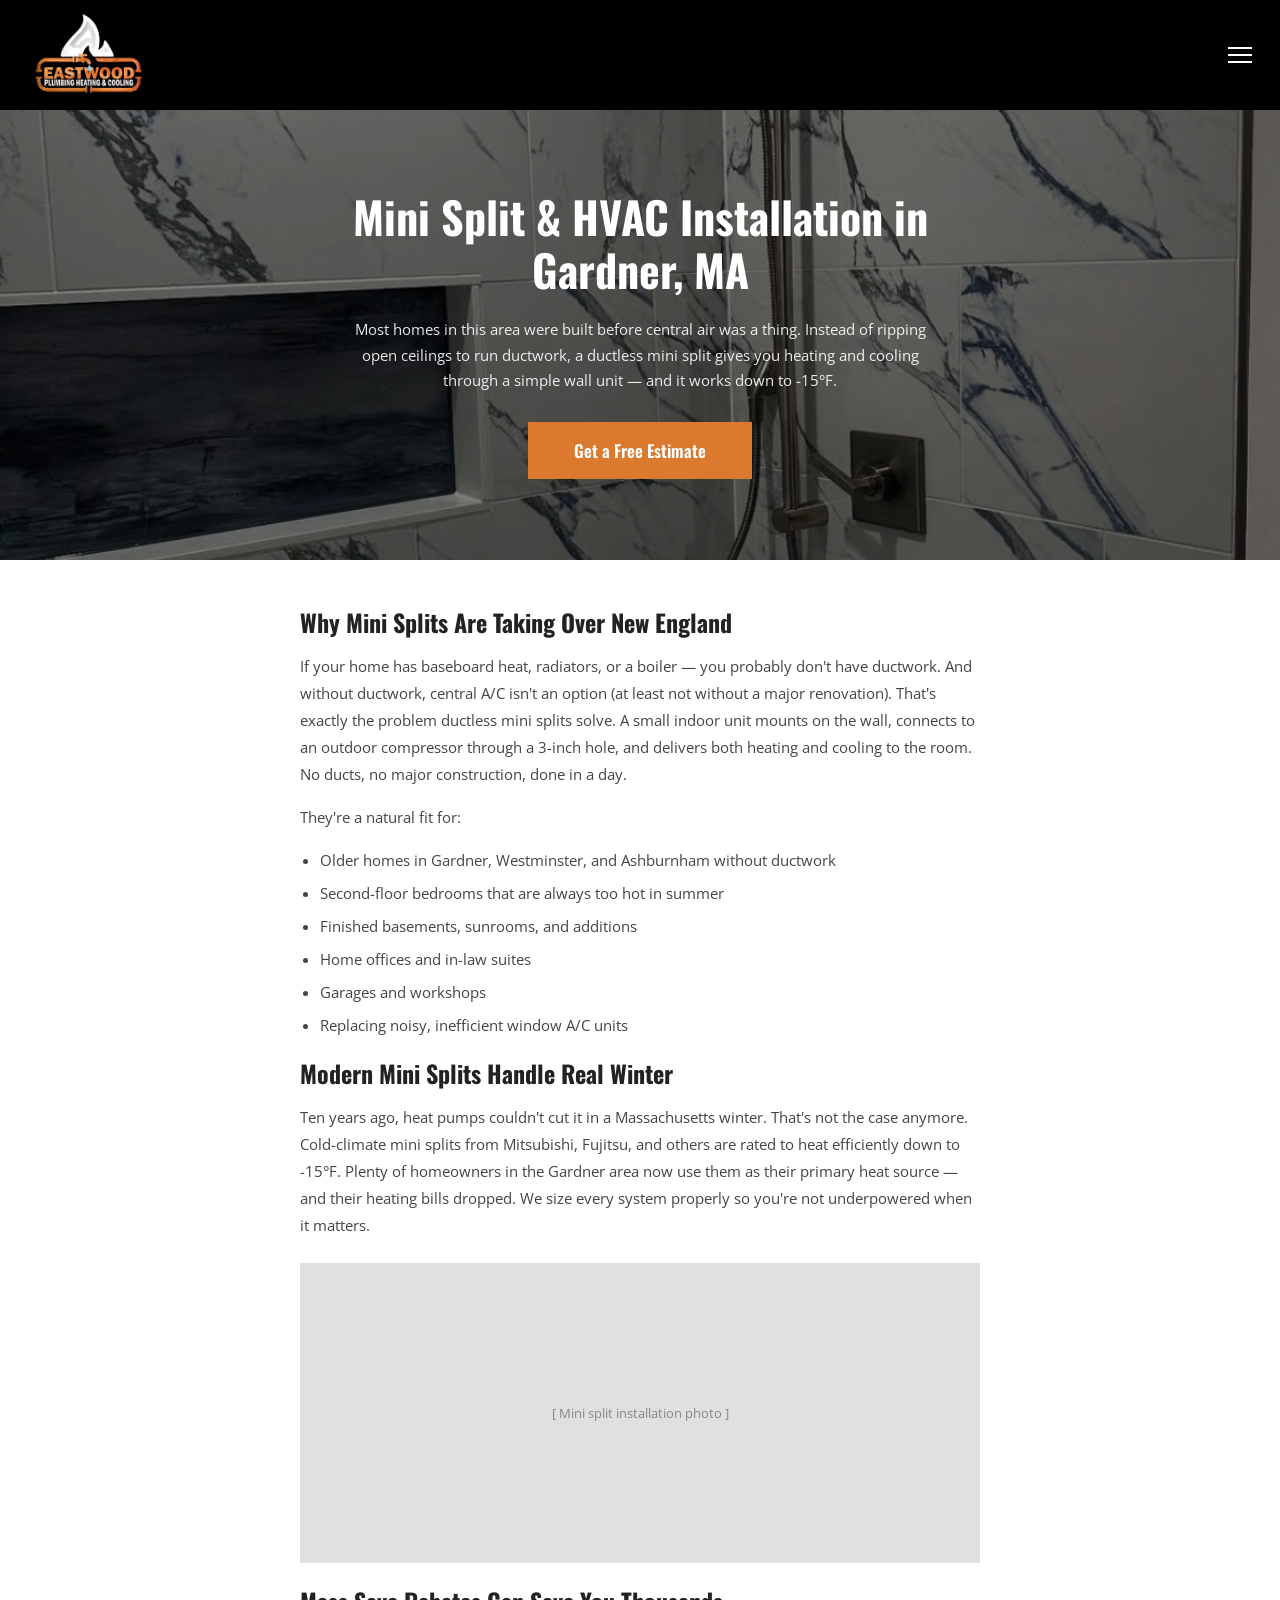
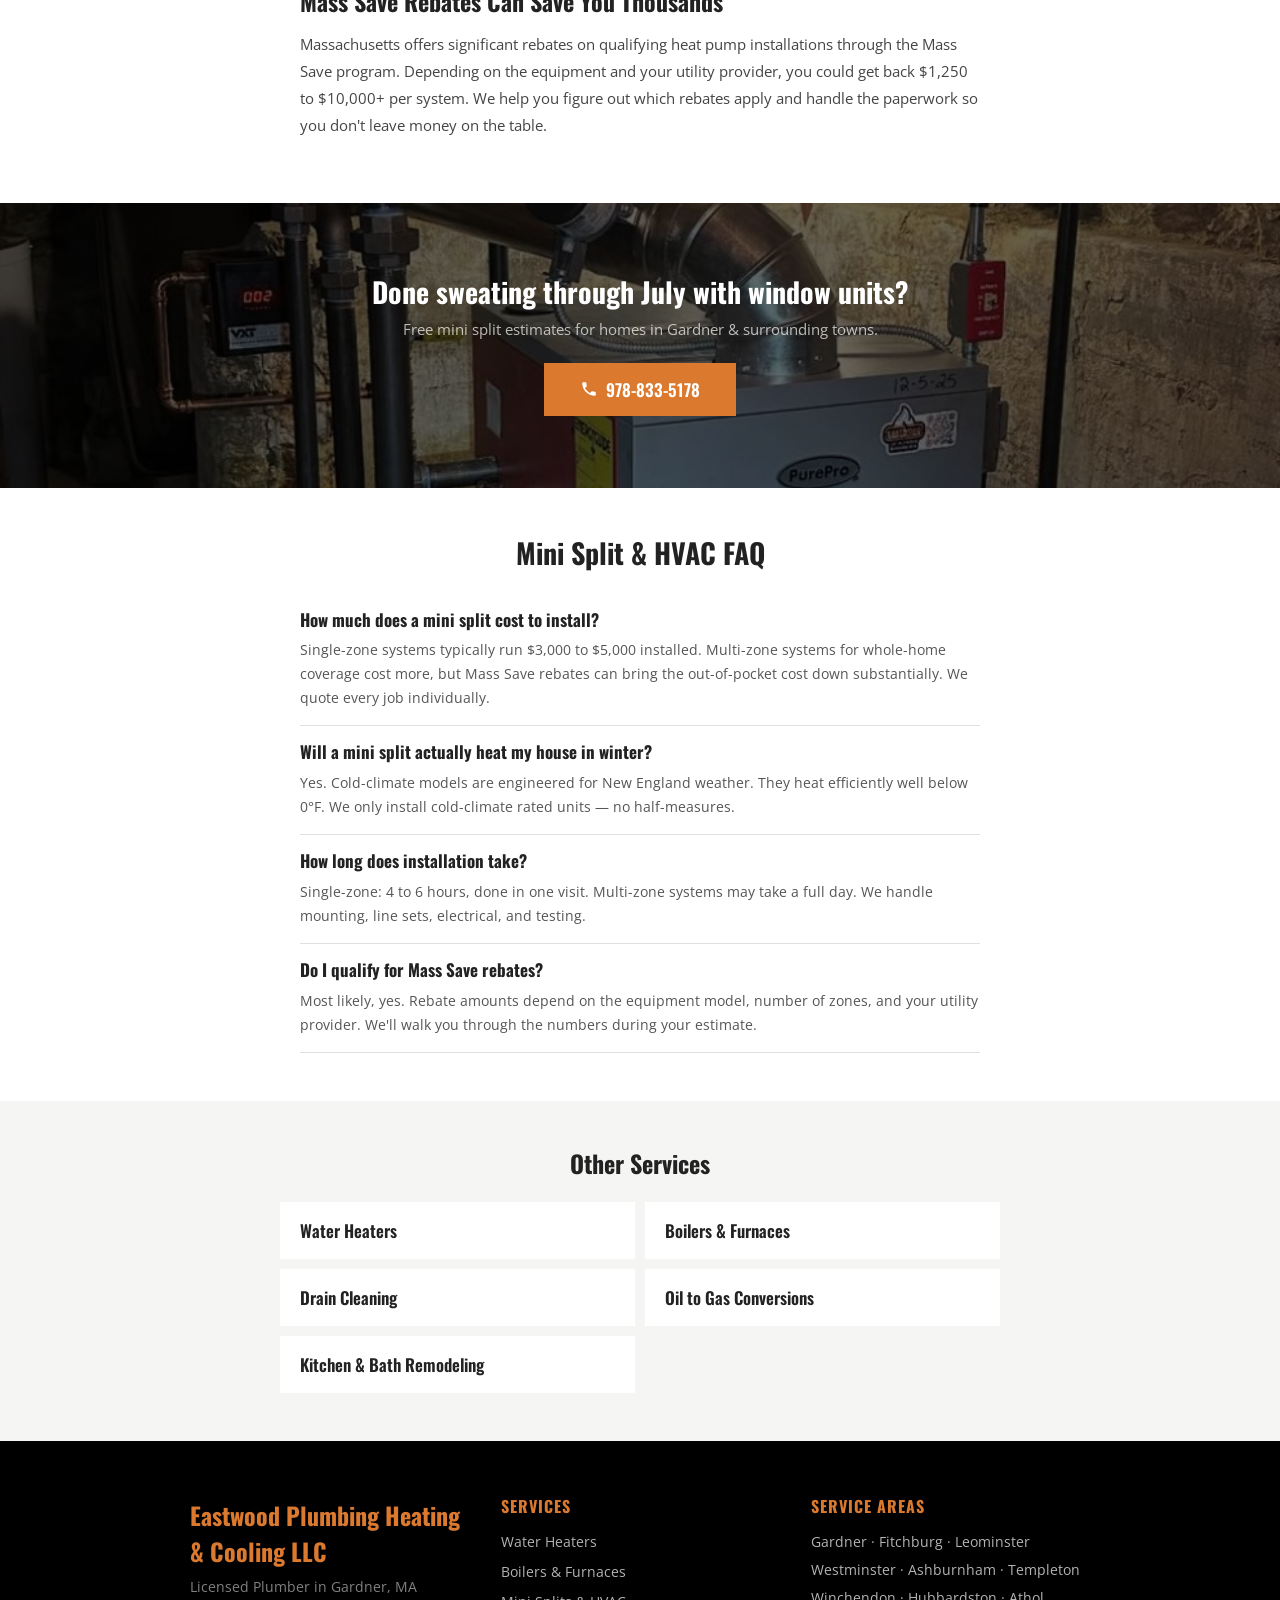
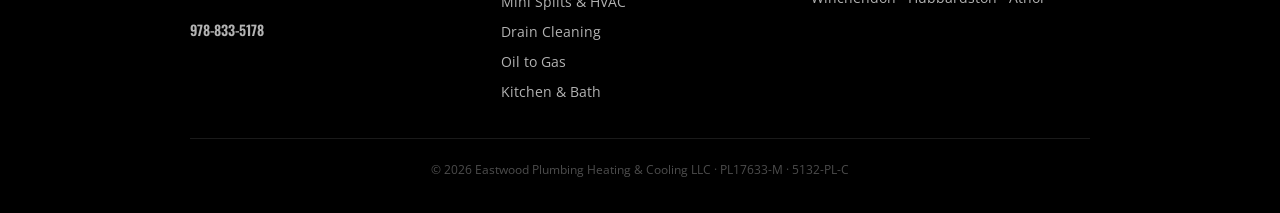
<file: services/mini-splits-hvac.html>
<!DOCTYPE html>
<html lang="en">
<head>
  <meta charset="UTF-8">
  <meta name="viewport" content="width=device-width, initial-scale=1.0">
  <title>Mini Split & HVAC Installation | Gardner, MA | Eastwood PHC</title>
  <meta name="description" content="Ductless mini split installation and HVAC repair in Gardner, MA. Energy-efficient heating and cooling for older homes. Mass Save rebates. Call 978-833-5178.">
  <link rel="canonical" href="https://www.eastwoodphc.com/services/mini-splits-hvac.html">
  <link rel="preconnect" href="https://fonts.googleapis.com"><link rel="preconnect" href="https://fonts.gstatic.com" crossorigin>
  <link href="https://fonts.googleapis.com/css2?family=Oswald:wght@400;500;600;700&family=Open+Sans:wght@400;600;700&display=swap" rel="stylesheet">
  <link rel="stylesheet" href="../styles.css">
  <style>.hero-bg{background-image:url('../images/hero.png');}.cta-bg{background-image:url('../images/furnace-install.png');}</style>
</head>
<body>
  <header class="header"><a href="../index.html"><img class="logo" src="../images/eastwood-logo.png" alt="Eastwood Plumbing Heating & Cooling"></a><button class="menu-btn" id="menuBtn" aria-label="Menu"><span></span><span></span><span></span></button></header>
  <nav class="mobile-nav" id="nav"><a href="../index.html">Home</a><a href="../about.html">About</a><a href="../index.html#services">Services</a><a href="../contact.html">Contact</a><a href="tel:9788335178">Call Us</a></nav>

  <section class="hero hero-service">
    <div class="hero-bg"></div>
    <div class="hero-content">
      <h1>Mini Split & HVAC Installation in Gardner, MA</h1>
      <p>Most homes in this area were built before central air was a thing. Instead of ripping open ceilings to run ductwork, a ductless mini split gives you heating and cooling through a simple wall unit — and it works down to -15°F.</p>
      <a href="tel:9788335178" class="btn-gold">Get a Free Estimate</a>
    </div>
  </section>

  <section class="svc-detail">
    <h2>Why Mini Splits Are Taking Over New England</h2>
    <p>If your home has baseboard heat, radiators, or a boiler — you probably don't have ductwork. And without ductwork, central A/C isn't an option (at least not without a major renovation). That's exactly the problem ductless mini splits solve. A small indoor unit mounts on the wall, connects to an outdoor compressor through a 3-inch hole, and delivers both heating and cooling to the room. No ducts, no major construction, done in a day.</p>
    <p>They're a natural fit for:</p>
    <ul>
      <li>Older homes in Gardner, Westminster, and Ashburnham without ductwork</li>
      <li>Second-floor bedrooms that are always too hot in summer</li>
      <li>Finished basements, sunrooms, and additions</li>
      <li>Home offices and in-law suites</li>
      <li>Garages and workshops</li>
      <li>Replacing noisy, inefficient window A/C units</li>
    </ul>

    <h2>Modern Mini Splits Handle Real Winter</h2>
    <p>Ten years ago, heat pumps couldn't cut it in a Massachusetts winter. That's not the case anymore. Cold-climate mini splits from Mitsubishi, Fujitsu, and others are rated to heat efficiently down to -15°F. Plenty of homeowners in the Gardner area now use them as their primary heat source — and their heating bills dropped. We size every system properly so you're not underpowered when it matters.</p>

    <div class="img-slot" style="height:300px;margin:24px 0;">[ Mini split installation photo ]</div>

    <h2>Mass Save Rebates Can Save You Thousands</h2>
    <p>Massachusetts offers significant rebates on qualifying heat pump installations through the Mass Save program. Depending on the equipment and your utility provider, you could get back $1,250 to $10,000+ per system. We help you figure out which rebates apply and handle the paperwork so you don't leave money on the table.</p>
  </section>

  <section class="cta">
    <div class="cta-bg"></div>
    <div class="cta-content">
      <h2>Done sweating through July with window units?</h2>
      <p class="sub">Free mini split estimates for homes in Gardner & surrounding towns.</p>
      <a href="tel:9788335178" class="btn-gold-outline"><svg width="18" height="18" viewBox="0 0 24 24" fill="#fff"><path d="M6.62 10.79c1.44 2.83 3.76 5.14 6.59 6.59l2.2-2.2c.27-.27.67-.36 1.02-.24 1.12.37 2.33.57 3.57.57.55 0 1 .45 1 1V20c0 .55-.45 1-1 1-9.39 0-17-7.61-17-17 0-.55.45-1 1-1h3.5c.55 0 1 .45 1 1 0 1.25.2 2.45.57 3.57.11.35.03.74-.25 1.02l-2.2 2.2z"/></svg> 978-833-5178</a>
    </div>
  </section>

  <section class="faq">
    <h2>Mini Split & HVAC FAQ</h2>
    <div class="faq-item"><h3>How much does a mini split cost to install?</h3><p>Single-zone systems typically run $3,000 to $5,000 installed. Multi-zone systems for whole-home coverage cost more, but Mass Save rebates can bring the out-of-pocket cost down substantially. We quote every job individually.</p></div>
    <div class="faq-item"><h3>Will a mini split actually heat my house in winter?</h3><p>Yes. Cold-climate models are engineered for New England weather. They heat efficiently well below 0°F. We only install cold-climate rated units — no half-measures.</p></div>
    <div class="faq-item"><h3>How long does installation take?</h3><p>Single-zone: 4 to 6 hours, done in one visit. Multi-zone systems may take a full day. We handle mounting, line sets, electrical, and testing.</p></div>
    <div class="faq-item"><h3>Do I qualify for Mass Save rebates?</h3><p>Most likely, yes. Rebate amounts depend on the equipment model, number of zones, and your utility provider. We'll walk you through the numbers during your estimate.</p></div>
  </section>

  <section class="other-services"><h2>Other Services</h2><div class="other-services-list"><a href="water-heaters.html">Water Heaters</a><a href="boilers-furnaces.html">Boilers & Furnaces</a><a href="drain-cleaning.html">Drain Cleaning</a><a href="oil-to-gas.html">Oil to Gas Conversions</a><a href="kitchen-bath-remodeling.html">Kitchen & Bath Remodeling</a></div></section>
  <footer class="footer">
    <div class="footer-inner">
      <div class="footer-col">
        <div class="footer-brand">Eastwood Plumbing Heating &amp; Cooling LLC</div>
        <div class="footer-tagline">Licensed Plumber in Gardner, MA</div>
        <a href="tel:9788335178" class="footer-phone">978-833-5178</a>
      </div>
      <div class="footer-col">
        <h4>Services</h4>
        <div class="footer-services-list">
          <a href="water-heaters.html">Water Heaters</a>
          <a href="boilers-furnaces.html">Boilers &amp; Furnaces</a>
          <a href="mini-splits-hvac.html">Mini Splits &amp; HVAC</a>
          <a href="drain-cleaning.html">Drain Cleaning</a>
          <a href="oil-to-gas.html">Oil to Gas</a>
          <a href="kitchen-bath-remodeling.html">Kitchen &amp; Bath</a>
        </div>
      </div>
      <div class="footer-col">
        <h4>Service Areas</h4>
        <p>Gardner · Fitchburg · Leominster<br>Westminster · Ashburnham · Templeton<br>Winchendon · Hubbardston · Athol</p>
      </div>
    </div>
    <div class="footer-bottom">&copy; 2026 Eastwood Plumbing Heating &amp; Cooling LLC · PL17633-M · 5132-PL-C</div>
  </footer>
  <script>document.getElementById("menuBtn").addEventListener("click",function(){document.getElementById("nav").classList.toggle("open")});document.querySelectorAll("#nav a").forEach(function(a){a.addEventListener("click",function(){document.getElementById("nav").classList.remove("open")})});</script>
</body>
</html>
</file>
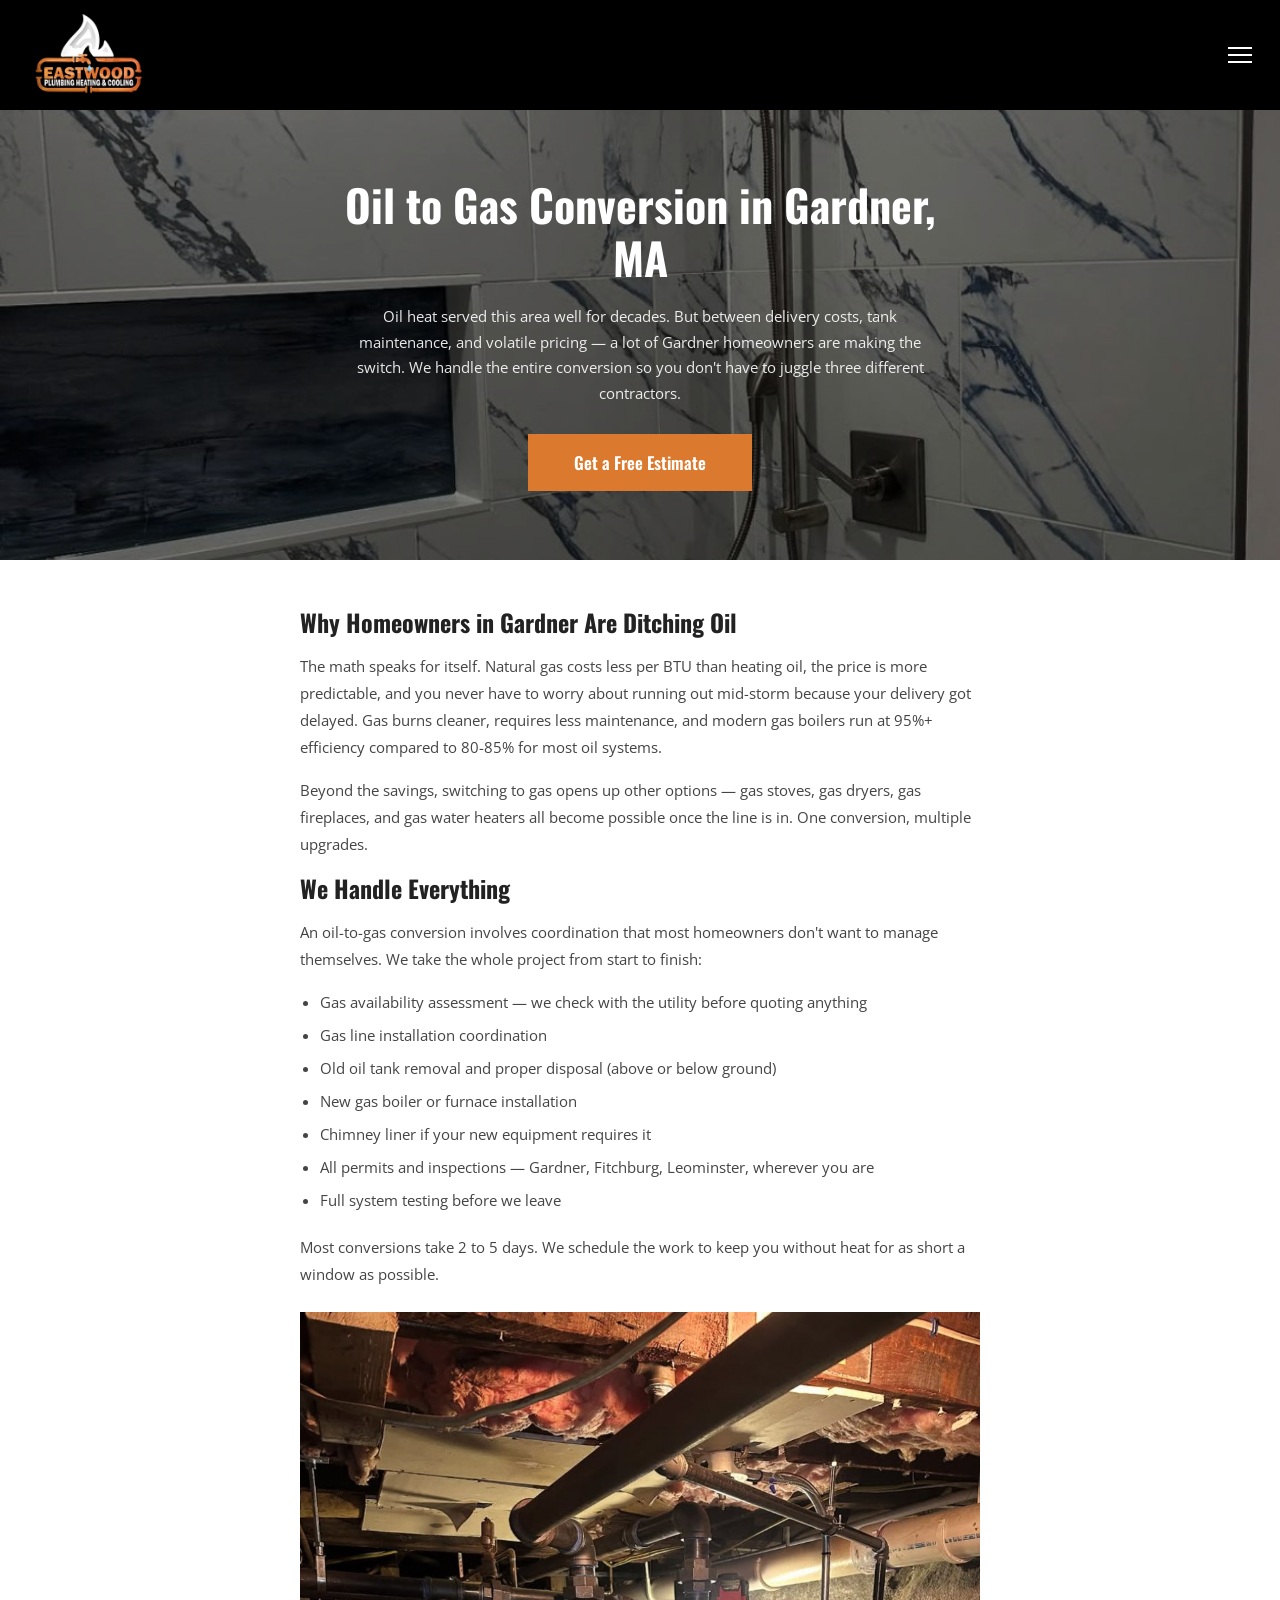
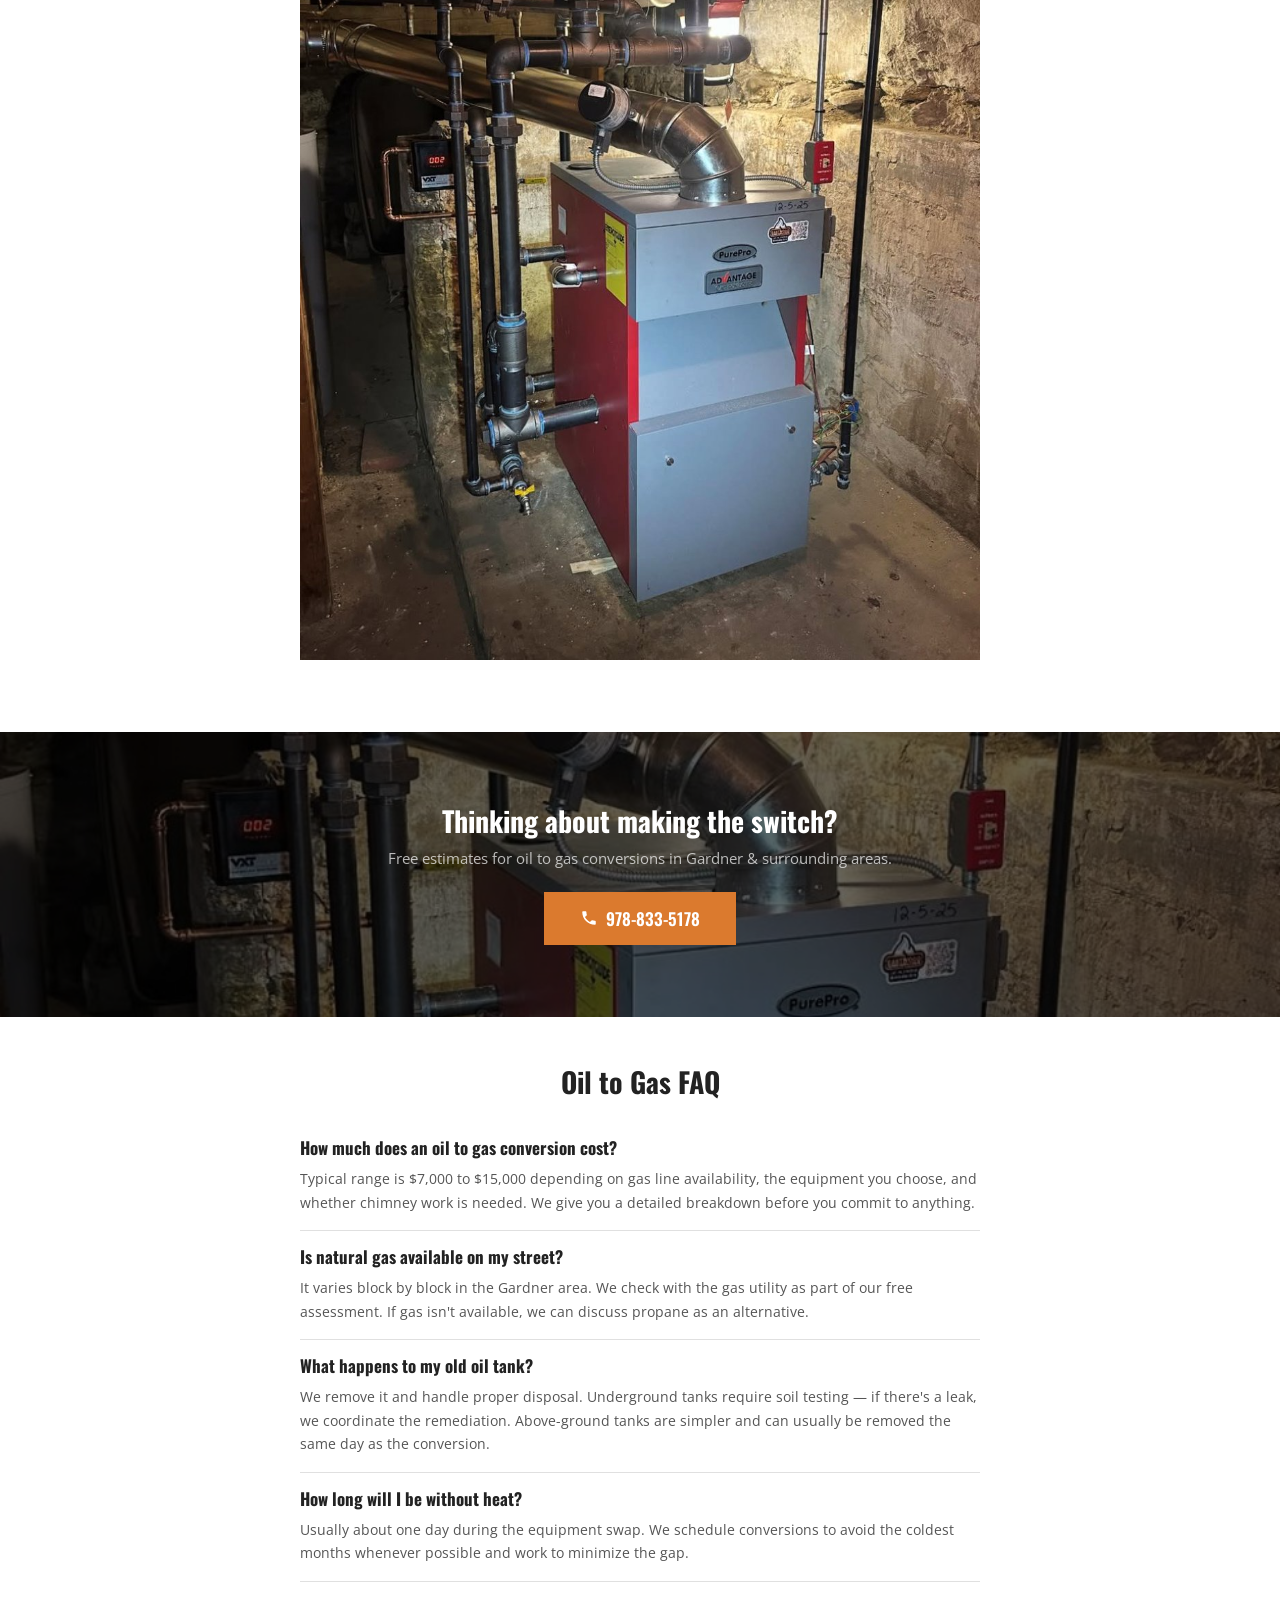
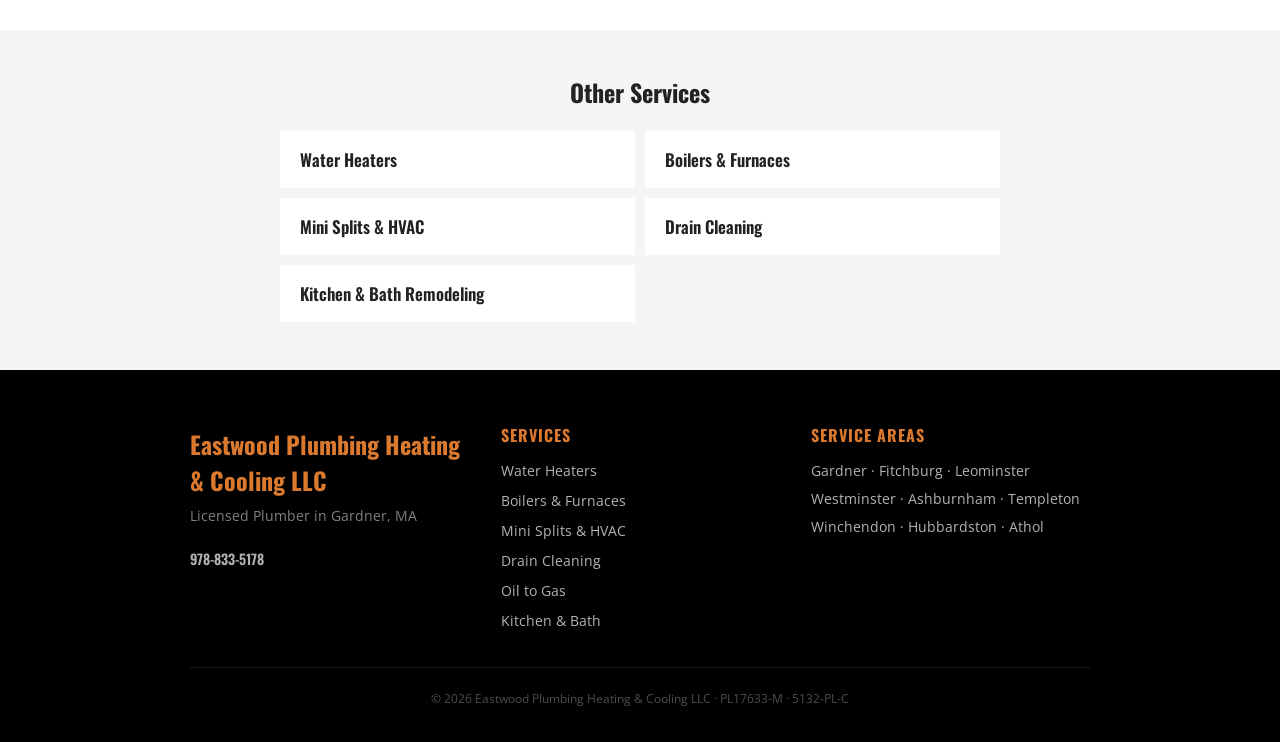
<file: services/oil-to-gas.html>
<!DOCTYPE html>
<html lang="en">
<head>
  <meta charset="UTF-8">
  <meta name="viewport" content="width=device-width, initial-scale=1.0">
  <title>Oil to Gas Conversion | Gardner, MA | Eastwood PHC</title>
  <meta name="description" content="Oil to natural gas heating conversion in Gardner, MA. Full-service: permitting, tank removal, new equipment & hookup. Serving North Central MA. Call 978-833-5178.">
  <link rel="canonical" href="https://www.eastwoodphc.com/services/oil-to-gas.html">
  <link rel="preconnect" href="https://fonts.googleapis.com"><link rel="preconnect" href="https://fonts.gstatic.com" crossorigin>
  <link href="https://fonts.googleapis.com/css2?family=Oswald:wght@400;500;600;700&family=Open+Sans:wght@400;600;700&display=swap" rel="stylesheet">
  <link rel="stylesheet" href="../styles.css">
  <style>.hero-bg{background-image:url('../images/hero.png');}.cta-bg{background-image:url('../images/furnace-install.png');}</style>
</head>
<body>
  <header class="header"><a href="../index.html"><img class="logo" src="../images/eastwood-logo.png" alt="Eastwood Plumbing Heating & Cooling"></a><button class="menu-btn" id="menuBtn" aria-label="Menu"><span></span><span></span><span></span></button></header>
  <nav class="mobile-nav" id="nav"><a href="../index.html">Home</a><a href="../about.html">About</a><a href="../index.html#services">Services</a><a href="../contact.html">Contact</a><a href="tel:9788335178">Call Us</a></nav>

  <section class="hero hero-service">
    <div class="hero-bg"></div>
    <div class="hero-content">
      <h1>Oil to Gas Conversion in Gardner, MA</h1>
      <p>Oil heat served this area well for decades. But between delivery costs, tank maintenance, and volatile pricing — a lot of Gardner homeowners are making the switch. We handle the entire conversion so you don't have to juggle three different contractors.</p>
      <a href="tel:9788335178" class="btn-gold">Get a Free Estimate</a>
    </div>
  </section>

  <section class="svc-detail">
    <h2>Why Homeowners in Gardner Are Ditching Oil</h2>
    <p>The math speaks for itself. Natural gas costs less per BTU than heating oil, the price is more predictable, and you never have to worry about running out mid-storm because your delivery got delayed. Gas burns cleaner, requires less maintenance, and modern gas boilers run at 95%+ efficiency compared to 80-85% for most oil systems.</p>
    <p>Beyond the savings, switching to gas opens up other options — gas stoves, gas dryers, gas fireplaces, and gas water heaters all become possible once the line is in. One conversion, multiple upgrades.</p>

    <h2>We Handle Everything</h2>
    <p>An oil-to-gas conversion involves coordination that most homeowners don't want to manage themselves. We take the whole project from start to finish:</p>
    <ul>
      <li>Gas availability assessment — we check with the utility before quoting anything</li>
      <li>Gas line installation coordination</li>
      <li>Old oil tank removal and proper disposal (above or below ground)</li>
      <li>New gas boiler or furnace installation</li>
      <li>Chimney liner if your new equipment requires it</li>
      <li>All permits and inspections — Gardner, Fitchburg, Leominster, wherever you are</li>
      <li>Full system testing before we leave</li>
    </ul>
    <p>Most conversions take 2 to 5 days. We schedule the work to keep you without heat for as short a window as possible.</p>

    <img src="../images/furnace-install.png" alt="New gas furnace installation by Eastwood Plumbing in Gardner, MA">
  </section>

  <section class="cta">
    <div class="cta-bg"></div>
    <div class="cta-content">
      <h2>Thinking about making the switch?</h2>
      <p class="sub">Free estimates for oil to gas conversions in Gardner & surrounding areas.</p>
      <a href="tel:9788335178" class="btn-gold-outline"><svg width="18" height="18" viewBox="0 0 24 24" fill="#fff"><path d="M6.62 10.79c1.44 2.83 3.76 5.14 6.59 6.59l2.2-2.2c.27-.27.67-.36 1.02-.24 1.12.37 2.33.57 3.57.57.55 0 1 .45 1 1V20c0 .55-.45 1-1 1-9.39 0-17-7.61-17-17 0-.55.45-1 1-1h3.5c.55 0 1 .45 1 1 0 1.25.2 2.45.57 3.57.11.35.03.74-.25 1.02l-2.2 2.2z"/></svg> 978-833-5178</a>
    </div>
  </section>

  <section class="faq">
    <h2>Oil to Gas FAQ</h2>
    <div class="faq-item"><h3>How much does an oil to gas conversion cost?</h3><p>Typical range is $7,000 to $15,000 depending on gas line availability, the equipment you choose, and whether chimney work is needed. We give you a detailed breakdown before you commit to anything.</p></div>
    <div class="faq-item"><h3>Is natural gas available on my street?</h3><p>It varies block by block in the Gardner area. We check with the gas utility as part of our free assessment. If gas isn't available, we can discuss propane as an alternative.</p></div>
    <div class="faq-item"><h3>What happens to my old oil tank?</h3><p>We remove it and handle proper disposal. Underground tanks require soil testing — if there's a leak, we coordinate the remediation. Above-ground tanks are simpler and can usually be removed the same day as the conversion.</p></div>
    <div class="faq-item"><h3>How long will I be without heat?</h3><p>Usually about one day during the equipment swap. We schedule conversions to avoid the coldest months whenever possible and work to minimize the gap.</p></div>
  </section>

  <section class="other-services"><h2>Other Services</h2><div class="other-services-list"><a href="water-heaters.html">Water Heaters</a><a href="boilers-furnaces.html">Boilers & Furnaces</a><a href="mini-splits-hvac.html">Mini Splits & HVAC</a><a href="drain-cleaning.html">Drain Cleaning</a><a href="kitchen-bath-remodeling.html">Kitchen & Bath Remodeling</a></div></section>
  <footer class="footer">
    <div class="footer-inner">
      <div class="footer-col">
        <div class="footer-brand">Eastwood Plumbing Heating &amp; Cooling LLC</div>
        <div class="footer-tagline">Licensed Plumber in Gardner, MA</div>
        <a href="tel:9788335178" class="footer-phone">978-833-5178</a>
      </div>
      <div class="footer-col">
        <h4>Services</h4>
        <div class="footer-services-list">
          <a href="water-heaters.html">Water Heaters</a>
          <a href="boilers-furnaces.html">Boilers &amp; Furnaces</a>
          <a href="mini-splits-hvac.html">Mini Splits &amp; HVAC</a>
          <a href="drain-cleaning.html">Drain Cleaning</a>
          <a href="oil-to-gas.html">Oil to Gas</a>
          <a href="kitchen-bath-remodeling.html">Kitchen &amp; Bath</a>
        </div>
      </div>
      <div class="footer-col">
        <h4>Service Areas</h4>
        <p>Gardner · Fitchburg · Leominster<br>Westminster · Ashburnham · Templeton<br>Winchendon · Hubbardston · Athol</p>
      </div>
    </div>
    <div class="footer-bottom">&copy; 2026 Eastwood Plumbing Heating &amp; Cooling LLC · PL17633-M · 5132-PL-C</div>
  </footer>
  <script>document.getElementById("menuBtn").addEventListener("click",function(){document.getElementById("nav").classList.toggle("open")});document.querySelectorAll("#nav a").forEach(function(a){a.addEventListener("click",function(){document.getElementById("nav").classList.remove("open")})});</script>
</body>
</html>
</file>
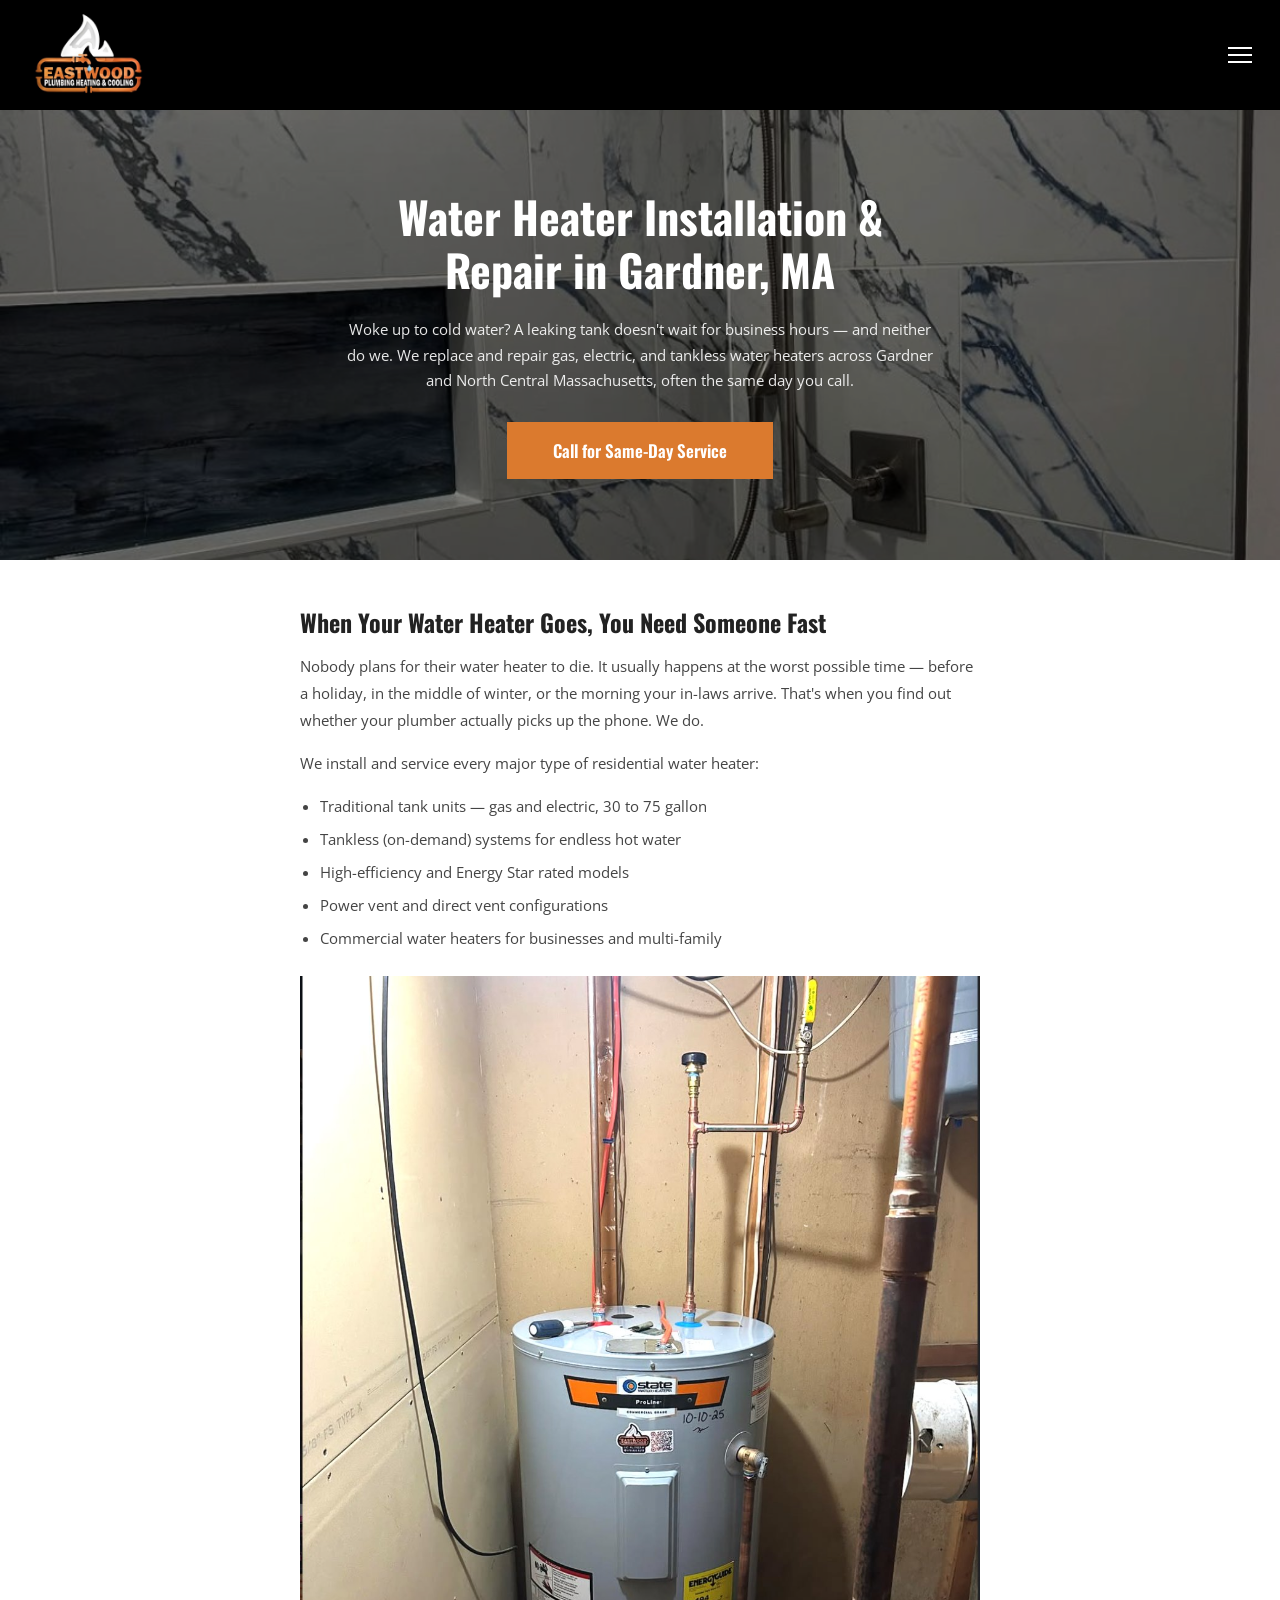
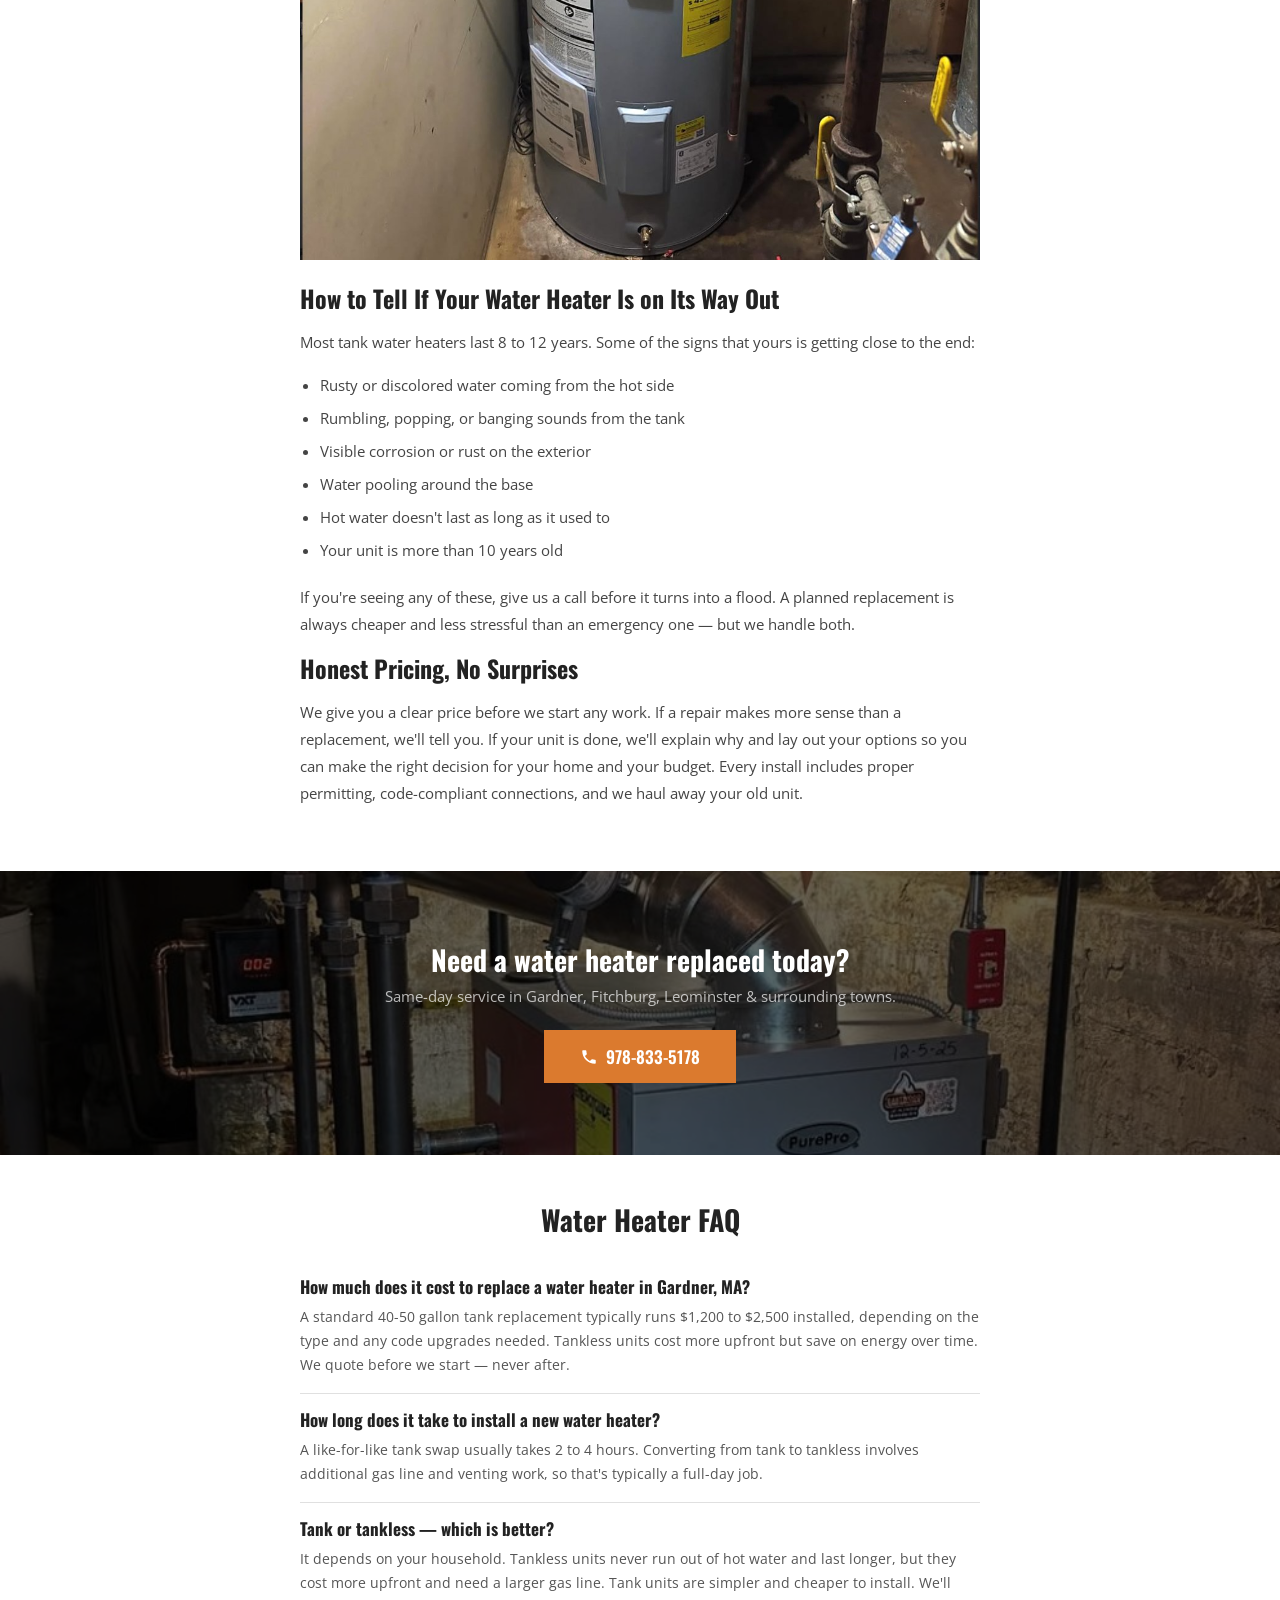
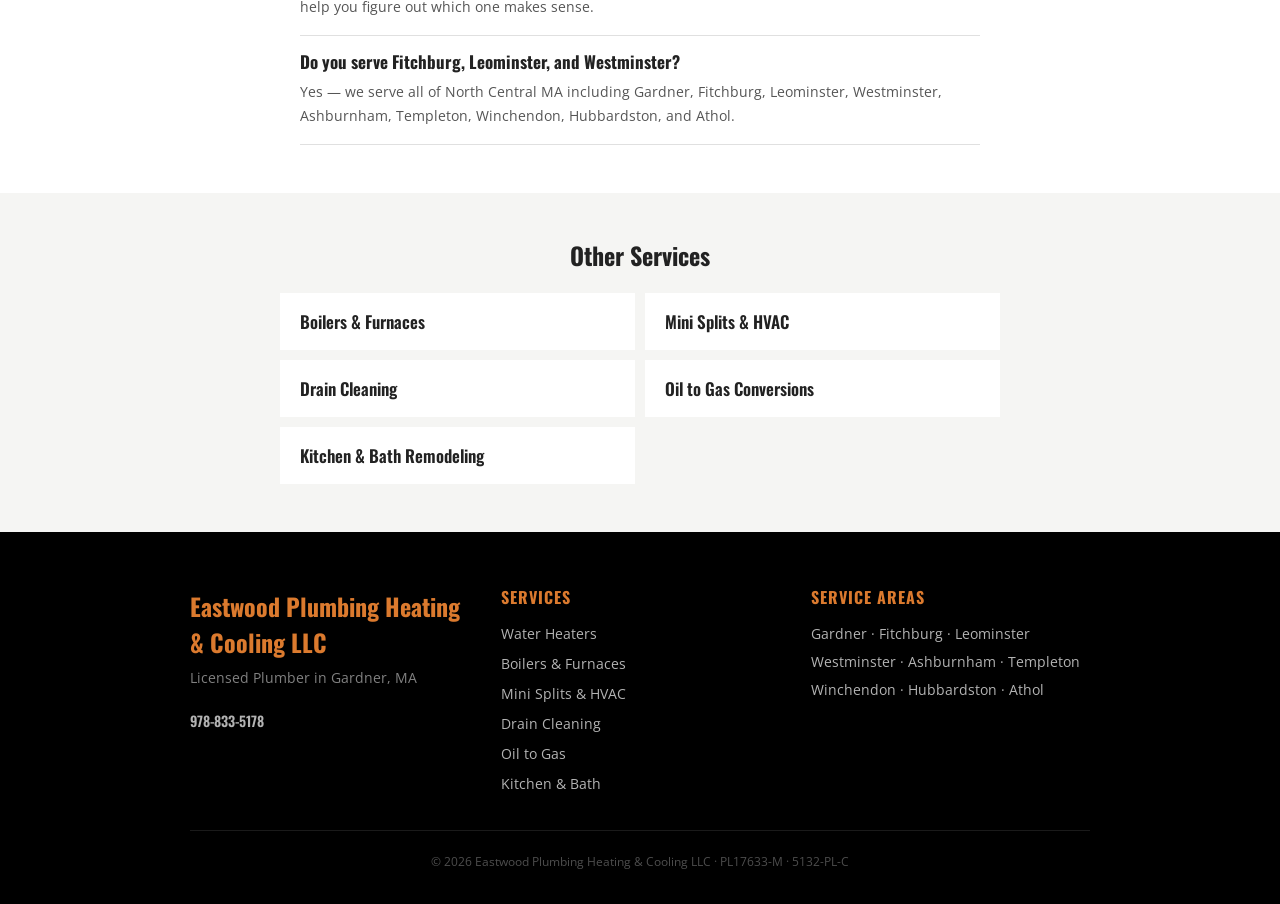
<file: services/water-heaters.html>
<!DOCTYPE html>
<html lang="en">
<head>
  <meta charset="UTF-8">
  <meta name="viewport" content="width=device-width, initial-scale=1.0">
  <title>Water Heater Installation & Repair | Gardner, MA | Eastwood PHC</title>
  <meta name="description" content="Water heater installation, repair & replacement in Gardner, MA. Gas, electric & tankless. Same-day emergency service available. Licensed plumber. Call 978-833-5178.">
  <link rel="canonical" href="https://www.eastwoodphc.com/services/water-heaters.html">
  <link rel="preconnect" href="https://fonts.googleapis.com">
  <link rel="preconnect" href="https://fonts.gstatic.com" crossorigin>
  <link href="https://fonts.googleapis.com/css2?family=Oswald:wght@400;500;600;700&family=Open+Sans:wght@400;600;700&display=swap" rel="stylesheet">
  <link rel="stylesheet" href="../styles.css">
  <style>.hero-bg{background-image:url('../images/hero.png');}.cta-bg{background-image:url('../images/furnace-install.png');}</style>
</head>
<body>
  <header class="header">
    <a href="../index.html"><img class="logo" src="../images/eastwood-logo.png" alt="Eastwood Plumbing Heating & Cooling"></a>
    <button class="menu-btn" id="menuBtn" aria-label="Menu"><span></span><span></span><span></span></button>
  </header>
  <nav class="mobile-nav" id="nav">
    <a href="../index.html">Home</a><a href="../about.html">About</a><a href="../index.html#services">Services</a><a href="../contact.html">Contact</a><a href="tel:9788335178">Call Us</a>
  </nav>

  <section class="hero hero-service">
    <div class="hero-bg"></div>
    <div class="hero-content">
      <h1>Water Heater Installation & Repair in Gardner, MA</h1>
      <p>Woke up to cold water? A leaking tank doesn't wait for business hours — and neither do we. We replace and repair gas, electric, and tankless water heaters across Gardner and North Central Massachusetts, often the same day you call.</p>
      <a href="tel:9788335178" class="btn-gold">Call for Same-Day Service</a>
    </div>
  </section>

  <section class="svc-detail">
    <h2>When Your Water Heater Goes, You Need Someone Fast</h2>
    <p>Nobody plans for their water heater to die. It usually happens at the worst possible time — before a holiday, in the middle of winter, or the morning your in-laws arrive. That's when you find out whether your plumber actually picks up the phone. We do.</p>
    <p>We install and service every major type of residential water heater:</p>
    <ul>
      <li>Traditional tank units — gas and electric, 30 to 75 gallon</li>
      <li>Tankless (on-demand) systems for endless hot water</li>
      <li>High-efficiency and Energy Star rated models</li>
      <li>Power vent and direct vent configurations</li>
      <li>Commercial water heaters for businesses and multi-family</li>
    </ul>

    <img src="../images/water-heater-install.png" alt="State ProLine commercial grade water heater installed by Eastwood Plumbing in Gardner, MA">

    <h2>How to Tell If Your Water Heater Is on Its Way Out</h2>
    <p>Most tank water heaters last 8 to 12 years. Some of the signs that yours is getting close to the end:</p>
    <ul>
      <li>Rusty or discolored water coming from the hot side</li>
      <li>Rumbling, popping, or banging sounds from the tank</li>
      <li>Visible corrosion or rust on the exterior</li>
      <li>Water pooling around the base</li>
      <li>Hot water doesn't last as long as it used to</li>
      <li>Your unit is more than 10 years old</li>
    </ul>
    <p>If you're seeing any of these, give us a call before it turns into a flood. A planned replacement is always cheaper and less stressful than an emergency one — but we handle both.</p>

    <h2>Honest Pricing, No Surprises</h2>
    <p>We give you a clear price before we start any work. If a repair makes more sense than a replacement, we'll tell you. If your unit is done, we'll explain why and lay out your options so you can make the right decision for your home and your budget. Every install includes proper permitting, code-compliant connections, and we haul away your old unit.</p>
  </section>

  <section class="cta">
    <div class="cta-bg"></div>
    <div class="cta-content">
      <h2>Need a water heater replaced today?</h2>
      <p class="sub">Same-day service in Gardner, Fitchburg, Leominster & surrounding towns.</p>
      <a href="tel:9788335178" class="btn-gold-outline">
        <svg width="18" height="18" viewBox="0 0 24 24" fill="#fff"><path d="M6.62 10.79c1.44 2.83 3.76 5.14 6.59 6.59l2.2-2.2c.27-.27.67-.36 1.02-.24 1.12.37 2.33.57 3.57.57.55 0 1 .45 1 1V20c0 .55-.45 1-1 1-9.39 0-17-7.61-17-17 0-.55.45-1 1-1h3.5c.55 0 1 .45 1 1 0 1.25.2 2.45.57 3.57.11.35.03.74-.25 1.02l-2.2 2.2z"/></svg>
        978-833-5178
      </a>
    </div>
  </section>

  <section class="faq">
    <h2>Water Heater FAQ</h2>
    <div class="faq-item">
      <h3>How much does it cost to replace a water heater in Gardner, MA?</h3>
      <p>A standard 40-50 gallon tank replacement typically runs $1,200 to $2,500 installed, depending on the type and any code upgrades needed. Tankless units cost more upfront but save on energy over time. We quote before we start — never after.</p>
    </div>
    <div class="faq-item">
      <h3>How long does it take to install a new water heater?</h3>
      <p>A like-for-like tank swap usually takes 2 to 4 hours. Converting from tank to tankless involves additional gas line and venting work, so that's typically a full-day job.</p>
    </div>
    <div class="faq-item">
      <h3>Tank or tankless — which is better?</h3>
      <p>It depends on your household. Tankless units never run out of hot water and last longer, but they cost more upfront and need a larger gas line. Tank units are simpler and cheaper to install. We'll help you figure out which one makes sense.</p>
    </div>
    <div class="faq-item">
      <h3>Do you serve Fitchburg, Leominster, and Westminster?</h3>
      <p>Yes — we serve all of North Central MA including Gardner, Fitchburg, Leominster, Westminster, Ashburnham, Templeton, Winchendon, Hubbardston, and Athol.</p>
    </div>
  </section>

  <section class="other-services">
    <h2>Other Services</h2>
    <div class="other-services-list">
      <a href="boilers-furnaces.html">Boilers & Furnaces</a>
      <a href="mini-splits-hvac.html">Mini Splits & HVAC</a>
      <a href="drain-cleaning.html">Drain Cleaning</a>
      <a href="oil-to-gas.html">Oil to Gas Conversions</a>
      <a href="kitchen-bath-remodeling.html">Kitchen & Bath Remodeling</a>
    </div>
  </section>

  <footer class="footer">
    <div class="footer-inner">
      <div class="footer-col">
        <div class="footer-brand">Eastwood Plumbing Heating &amp; Cooling LLC</div>
        <div class="footer-tagline">Licensed Plumber in Gardner, MA</div>
        <a href="tel:9788335178" class="footer-phone">978-833-5178</a>
      </div>
      <div class="footer-col">
        <h4>Services</h4>
        <div class="footer-services-list">
          <a href="water-heaters.html">Water Heaters</a>
          <a href="boilers-furnaces.html">Boilers &amp; Furnaces</a>
          <a href="mini-splits-hvac.html">Mini Splits &amp; HVAC</a>
          <a href="drain-cleaning.html">Drain Cleaning</a>
          <a href="oil-to-gas.html">Oil to Gas</a>
          <a href="kitchen-bath-remodeling.html">Kitchen &amp; Bath</a>
        </div>
      </div>
      <div class="footer-col">
        <h4>Service Areas</h4>
        <p>Gardner · Fitchburg · Leominster<br>Westminster · Ashburnham · Templeton<br>Winchendon · Hubbardston · Athol</p>
      </div>
    </div>
    <div class="footer-bottom">&copy; 2026 Eastwood Plumbing Heating &amp; Cooling LLC · PL17633-M · 5132-PL-C</div>
  </footer>
  <script>document.getElementById('menuBtn').addEventListener('click',function(){document.getElementById('nav').classList.toggle('open')});document.querySelectorAll('#nav a').forEach(function(a){a.addEventListener('click',function(){document.getElementById('nav').classList.remove('open')})});</script>
</body>
</html>
</file>
<file: styles.css>
*, *::before, *::after { margin: 0; padding: 0; box-sizing: border-box; }

body {
  font-family: 'Open Sans', sans-serif;
  color: #222;
  background: #fff;
  -webkit-font-smoothing: antialiased;
}

h1, h2, h3, h4 {
  font-family: 'Oswald', sans-serif;
  font-weight: 700;
  line-height: 1.2;
}

a { text-decoration: none; color: inherit; }
img { max-width: 100%; display: block; }

/* HEADER */
.header {
  background: #000;
  padding: 10px 20px;
  display: flex;
  align-items: center;
  justify-content: space-between;
  position: sticky;
  top: 0;
  z-index: 100;
}

.logo { height: 90px; }

.logo-placeholder {
  height: 60px;
  background: #1a1a1a;
  padding: 8px 16px;
  display: flex;
  align-items: center;
  color: #fff;
  font-family: 'Oswald', sans-serif;
  font-weight: 700;
  font-size: 14px;
  border: 2px solid #db7a2e;
  border-radius: 4px;
}

.menu-btn {
  background: none;
  border: none;
  cursor: pointer;
  padding: 8px;
  display: flex;
  flex-direction: column;
  gap: 5px;
}

.menu-btn span {
  display: block;
  width: 24px;
  height: 2px;
  background: #fff;
}

.mobile-nav {
  display: none;
  background: #111;
  position: fixed;
  top: 110px;
  left: 0;
  right: 0;
  z-index: 99;
}

.mobile-nav.open { display: block; }

.mobile-nav a {
  display: block;
  color: #fff;
  padding: 16px 20px;
  border-bottom: 1px solid #222;
  font-family: 'Oswald', sans-serif;
  font-size: 17px;
}

/* HERO */
.hero {
  position: relative;
  min-height: 80vh;
  display: flex;
  align-items: center;
  justify-content: center;
  text-align: center;
  padding: 60px 20px;
}

.hero-bg {
  position: absolute;
  inset: 0;
  background: url('images/hero.png') center/cover no-repeat;
  background-color: #333;
}

.hero-bg::after {
  content: '';
  position: absolute;
  inset: 0;
  background: rgba(0,0,0,0.45);
}

.hero-content {
  position: relative;
  z-index: 1;
  max-width: 600px;
}

.hero h1 {
  color: #fff;
  font-size: 34px;
  margin-bottom: 20px;
}

.hero p {
  color: rgba(255,255,255,0.9);
  font-size: 15px;
  line-height: 1.7;
  margin-bottom: 28px;
}

/* SERVICE HERO (shorter, uses same bg unless overridden) */
.hero-service { min-height: 50vh; }

/* BUTTONS */
.btn-gold {
  display: inline-block;
  background: #db7a2e;
  color: #fff;
  font-family: 'Oswald', sans-serif;
  font-size: 17px;
  font-weight: 600;
  padding: 14px 44px;
  border: 2px solid #db7a2e;
}

.btn-gold-outline {
  display: inline-flex;
  align-items: center;
  gap: 8px;
  background: #db7a2e;
  color: #fff;
  font-family: 'Oswald', sans-serif;
  font-size: 17px;
  font-weight: 600;
  padding: 14px 36px;
  border: none;
}

/* SECTIONS */
.section { padding: 48px 20px; max-width: 800px; margin: 0 auto; }
.section-gray { padding: 48px 20px; background: #f5f5f3; }

/* ABOUT */
.about { padding: 48px 20px; text-align: center; max-width: 720px; margin: 0 auto; }
.about h2 { font-size: 28px; margin-bottom: 20px; }
.about > p { font-size: 15px; color: #444; line-height: 1.8; margin-bottom: 28px; }

.creds {
  text-align: left;
  max-width: 400px;
  margin: 0 auto 32px;
  display: flex;
  flex-direction: column;
  gap: 12px;
}

.cred {
  display: flex;
  align-items: center;
  gap: 10px;
  font-size: 15px;
  font-weight: 600;
}

.cred-icon {
  width: 22px;
  height: 22px;
  background: #db7a2e;
  border-radius: 50%;
  display: flex;
  align-items: center;
  justify-content: center;
  flex-shrink: 0;
}

.cred-icon svg { width: 13px; height: 13px; fill: #fff; }

.img-slot {
  background: #e0e0e0;
  display: flex;
  align-items: center;
  justify-content: center;
  color: #888;
  font-size: 13px;
}

/* CTA BANNER */
.cta {
  position: relative;
  padding: 72px 20px;
  text-align: center;
}

.cta-bg {
  position: absolute;
  inset: 0;
  background: url('images/furnace-install.png') center/cover no-repeat;
  background-color: #222;
}

.cta-bg::after {
  content: '';
  position: absolute;
  inset: 0;
  background: rgba(0,0,0,0.6);
}

.cta-content { position: relative; z-index: 1; }

.cta .eyebrow {
  color: #db7a2e;
  font-family: 'Oswald', sans-serif;
  font-size: 15px;
  letter-spacing: 2px;
  text-transform: uppercase;
  margin-bottom: 10px;
}

.cta h2 { color: #fff; font-size: 28px; margin-bottom: 10px; }
.cta .sub { color: rgba(255,255,255,0.7); font-size: 15px; margin-bottom: 24px; }

/* SERVICES */
.services { padding: 48px 16px; background: #f5f5f3; }
.services h2 { text-align: center; font-size: 28px; margin-bottom: 32px; }

.services-list {
  max-width: 720px;
  margin: 0 auto;
  display: flex;
  flex-direction: column;
  gap: 16px;
}

.svc { background: #fff; padding: 28px 20px; text-align: center; }
.svc h3 { font-size: 22px; margin-bottom: 8px; }
.svc h3 a { color: #222; }
.svc h3 a:hover { color: #db7a2e; }
.svc p { font-size: 14px; color: #555; line-height: 1.7; }

/* GALLERY */
.gallery { padding: 48px 16px; }
.gallery h2 { text-align: center; font-size: 28px; margin-bottom: 24px; }

.gallery-list {
  max-width: 720px;
  margin: 0 auto;
  display: flex;
  flex-direction: column;
  gap: 20px;
}

.gallery-list img {
  width: 100%;
  height: 300px;
  object-fit: cover;
}

.gallery-list .img-slot { width: 100%; height: 300px; }

/* REVIEWS */
.reviews { padding: 48px 16px; background: #f5f5f3; }
.reviews-head { text-align: center; margin-bottom: 32px; }
.reviews-head h2 { font-size: 28px; margin-bottom: 8px; }
.reviews-head .stars { color: #fbbc04; font-size: 20px; letter-spacing: 2px; }

.reviews-head .g-line {
  margin-top: 8px;
  font-size: 14px;
  color: #777;
  display: flex;
  align-items: center;
  justify-content: center;
  gap: 6px;
}

.g-text { font-weight: 700; font-size: 15px; }
.g-text .c1 { color: #4285F4; }
.g-text .c2 { color: #EA4335; }
.g-text .c3 { color: #FBBC05; }
.g-text .c4 { color: #4285F4; }
.g-text .c5 { color: #34A853; }
.g-text .c6 { color: #EA4335; }

.reviews-list {
  max-width: 720px;
  margin: 0 auto;
  display: flex;
  flex-direction: column;
  gap: 16px;
}

.rev { background: #fff; padding: 20px; }

.rev-top {
  display: flex;
  align-items: center;
  gap: 12px;
  margin-bottom: 10px;
}

.rev-avatar {
  width: 40px;
  height: 40px;
  border-radius: 50%;
  background: #db7a2e;
  color: #fff;
  display: flex;
  align-items: center;
  justify-content: center;
  font-family: 'Oswald', sans-serif;
  font-weight: 700;
  font-size: 17px;
  flex-shrink: 0;
}

.rev-name { font-weight: 700; font-size: 14px; }
.rev-date { font-size: 12px; color: #999; }
.rev-stars { color: #fbbc04; font-size: 15px; letter-spacing: 1px; margin-bottom: 8px; }
.rev p { font-size: 14px; color: #555; line-height: 1.7; }

/* FAQ */
.faq { padding: 48px 20px; max-width: 720px; margin: 0 auto; }
.faq h2 { font-size: 28px; margin-bottom: 24px; text-align: center; }

.faq-item { border-bottom: 1px solid #e0e0e0; padding: 16px 0; }
.faq-item h3 { font-size: 17px; margin-bottom: 8px; color: #222; }
.faq-item p { font-size: 14px; color: #555; line-height: 1.7; }

/* SERVICE DETAIL */
.svc-detail { padding: 48px 20px; max-width: 720px; margin: 0 auto; }
.svc-detail h2 { font-size: 24px; margin-bottom: 16px; }
.svc-detail p { font-size: 15px; color: #444; line-height: 1.8; margin-bottom: 16px; }
.svc-detail ul { margin: 0 0 20px 20px; }
.svc-detail li { font-size: 15px; color: #444; line-height: 1.8; margin-bottom: 6px; }

.svc-detail img {
  width: 100%;
  height: auto;
  margin: 24px 0;
}

/* OTHER SERVICES */
.other-services { padding: 48px 20px; background: #f5f5f3; }
.other-services h2 { text-align: center; font-size: 24px; margin-bottom: 24px; }

.other-services-list {
  max-width: 720px;
  margin: 0 auto;
  display: flex;
  flex-direction: column;
  gap: 10px;
}

.other-services-list a {
  display: block;
  background: #fff;
  padding: 16px 20px;
  font-family: 'Oswald', sans-serif;
  font-size: 17px;
  font-weight: 600;
  color: #222;
}

.other-services-list a:hover { color: #db7a2e; }

/* FOOTER */
.footer {
  background: #000;
  color: rgba(255,255,255,0.75);
  padding: 56px 20px 32px;
}

.footer-inner {
  max-width: 900px;
  margin: 0 auto;
  display: grid;
  grid-template-columns: 1fr;
  gap: 32px;
  text-align: center;
}

.footer-brand {
  font-family: 'Oswald', sans-serif;
  font-size: 24px;
  font-weight: 700;
  color: #db7a2e;
  margin-bottom: 8px;
}

.footer-tagline {
  font-size: 14px;
  color: rgba(255,255,255,0.5);
  margin-bottom: 12px;
}

.footer-col h4 {
  font-family: 'Oswald', sans-serif;
  font-size: 16px;
  color: #db7a2e;
  text-transform: uppercase;
  letter-spacing: 1px;
  margin-bottom: 12px;
}

.footer-col p,
.footer-col a {
  font-size: 14px;
  line-height: 2;
  color: rgba(255,255,255,0.7);
}

.footer-col a:hover { color: #db7a2e; }

.footer-phone {
  display: inline-flex;
  align-items: center;
  gap: 8px;
  font-family: 'Oswald', sans-serif;
  font-size: 22px;
  font-weight: 600;
  color: #db7a2e;
  margin-top: 8px;
}

.footer-services-list {
  display: flex;
  flex-direction: column;
  gap: 2px;
}

.footer-services-list a {
  display: block;
  font-size: 14px;
}

.footer-bottom {
  max-width: 900px;
  margin: 32px auto 0;
  padding-top: 20px;
  border-top: 1px solid rgba(255,255,255,0.1);
  text-align: center;
  font-size: 12px;
  color: rgba(255,255,255,0.3);
  line-height: 1.8;
}

@media (min-width: 600px) {
  .footer-inner {
    grid-template-columns: 1fr 1fr 1fr;
    text-align: left;
  }
}

/* RESPONSIVE */
@media (min-width: 600px) {
  .services-list { display: grid; grid-template-columns: 1fr 1fr; }
  .gallery-list { display: grid; grid-template-columns: 1fr 1fr; }
  .reviews-list { display: grid; grid-template-columns: 1fr 1fr; }
  .other-services-list { display: grid; grid-template-columns: 1fr 1fr; }
}

@media (min-width: 900px) {
  .hero h1 { font-size: 44px; }
  .services-list { grid-template-columns: 1fr 1fr 1fr; }
  .gallery-list { grid-template-columns: 1fr 1fr 1fr; }
}
</file>
